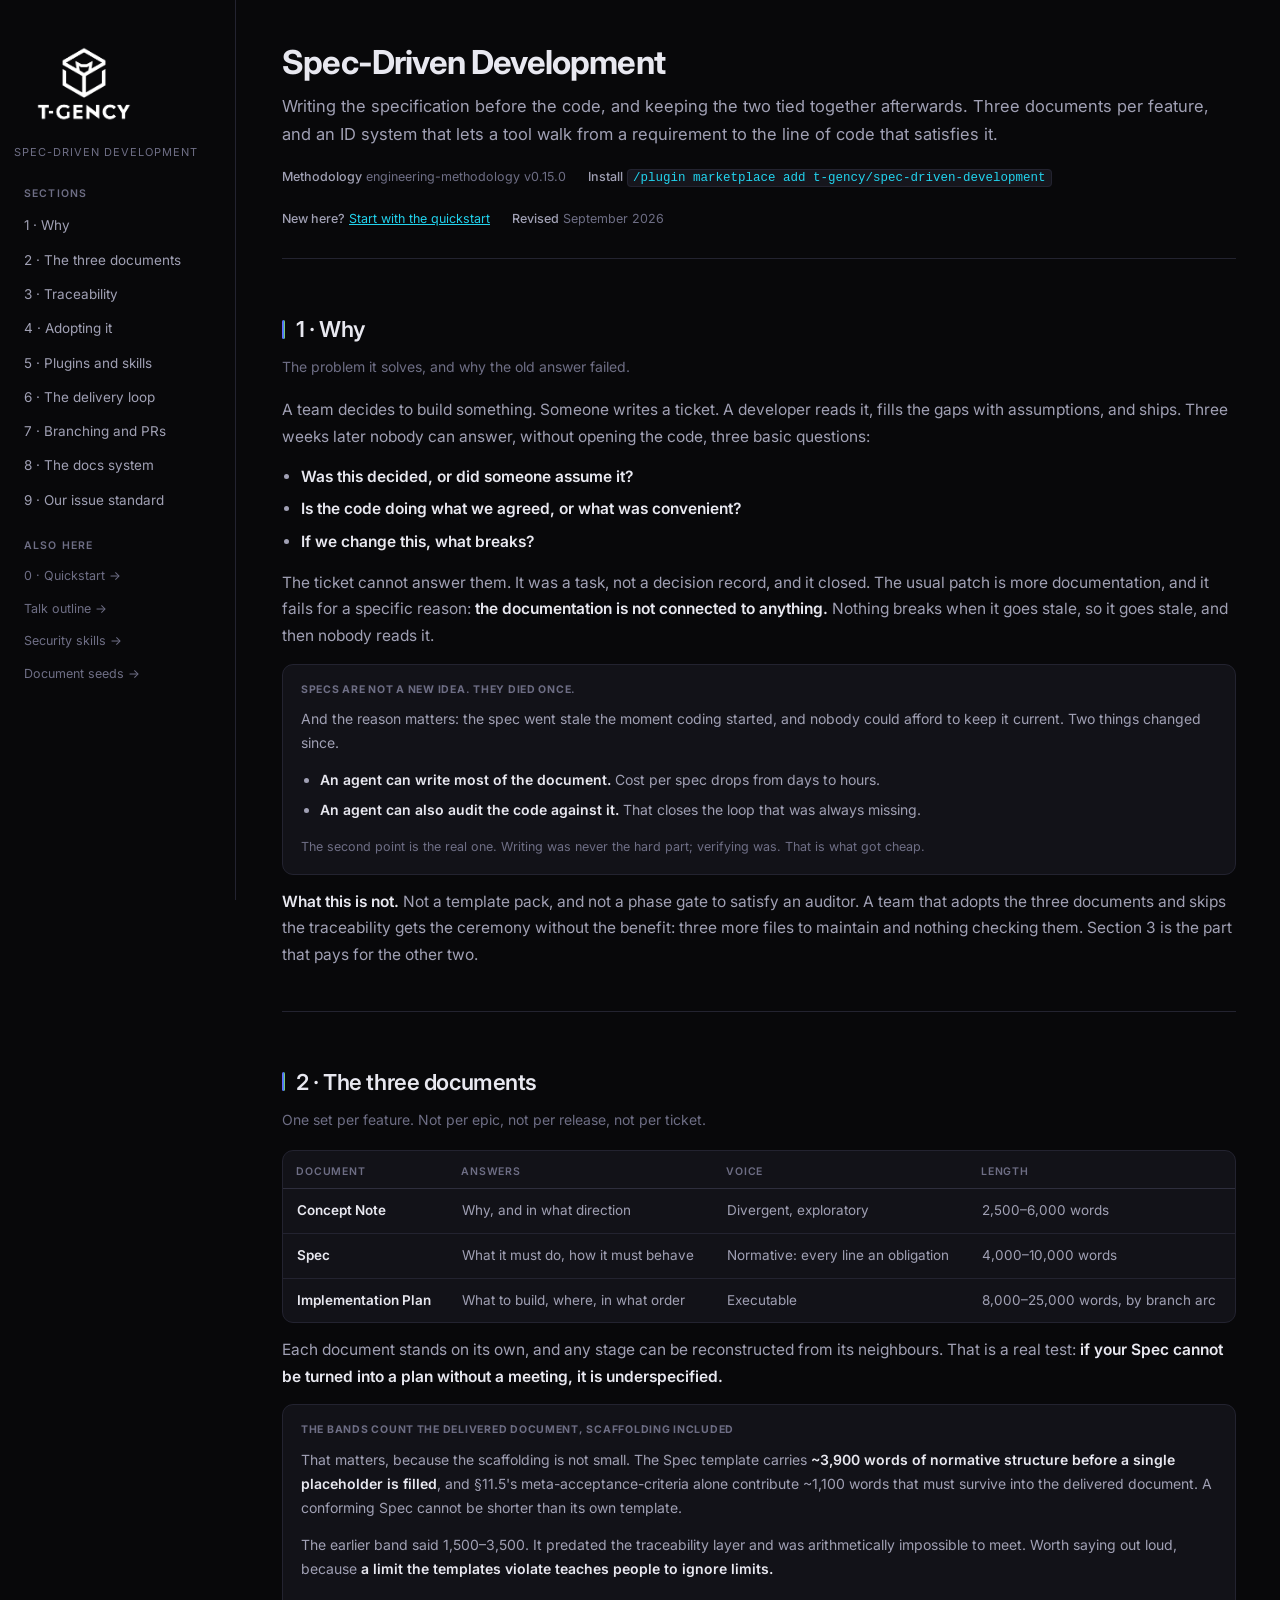
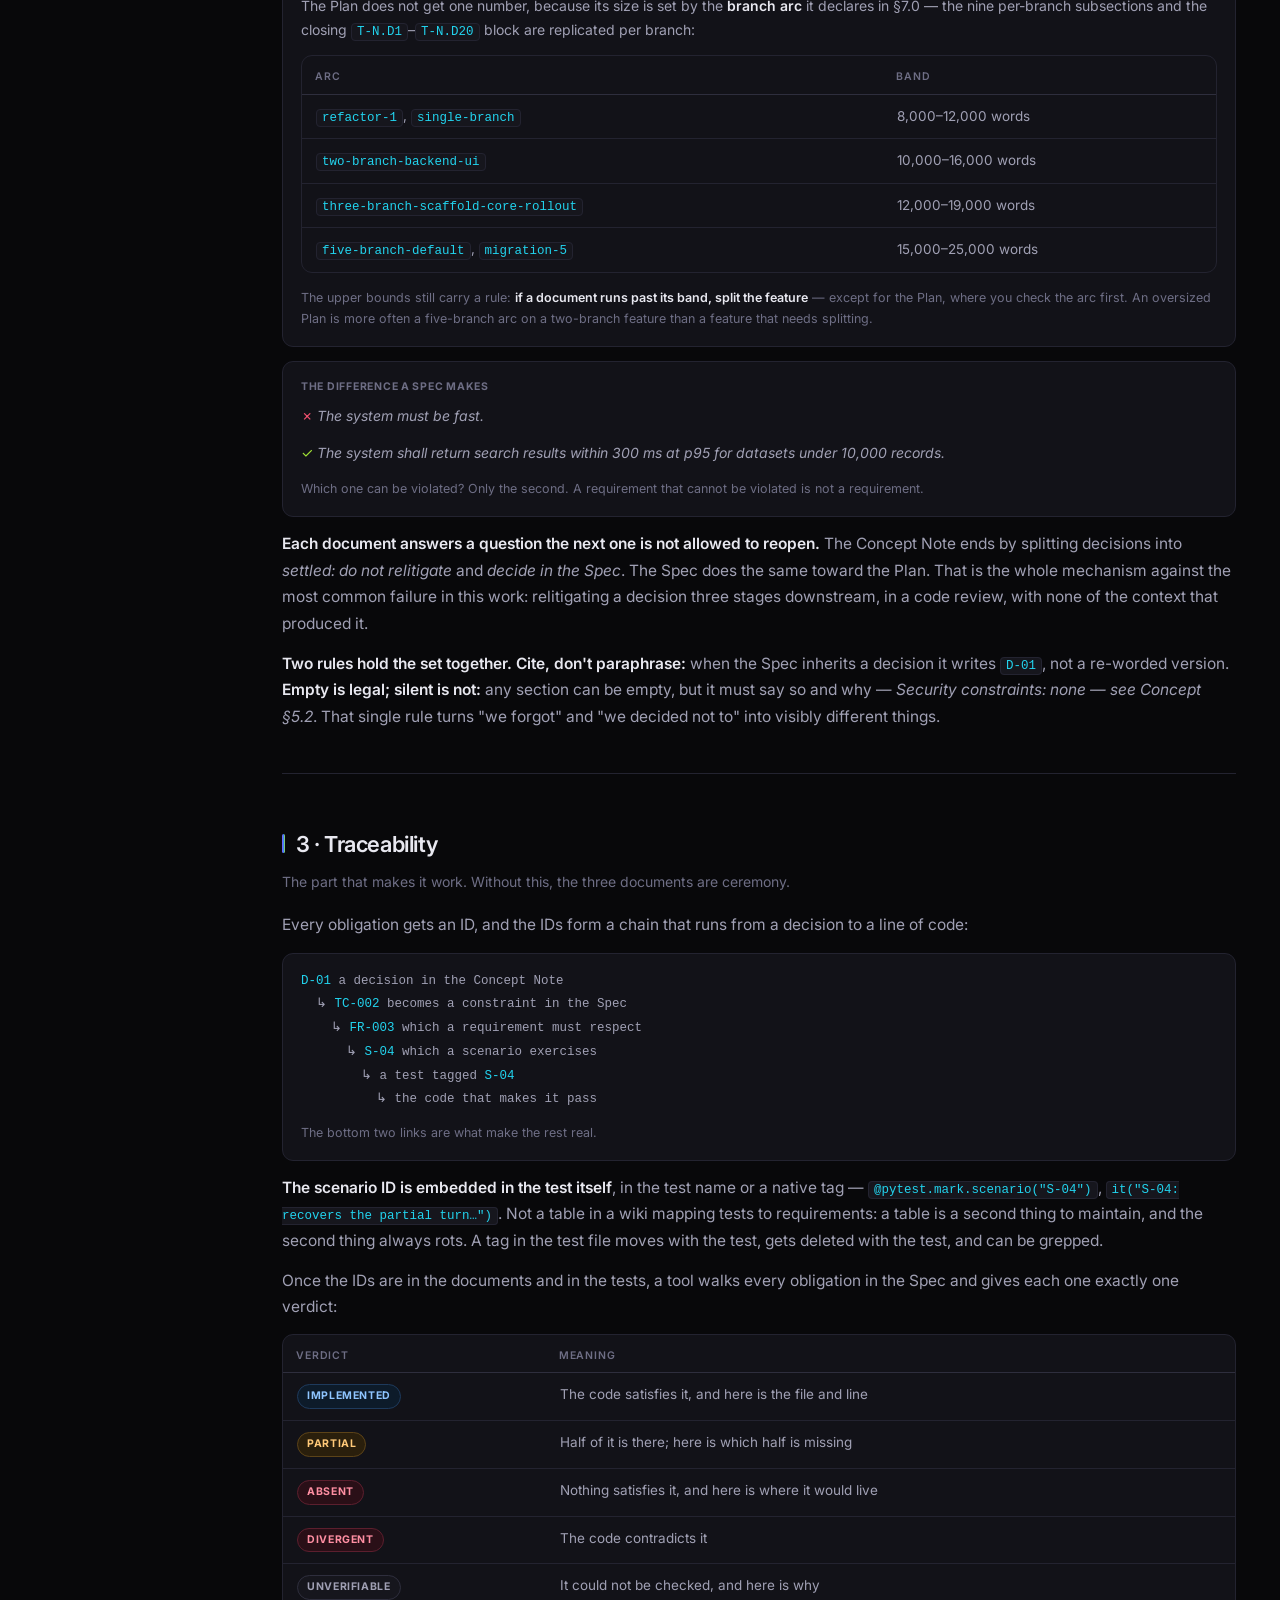
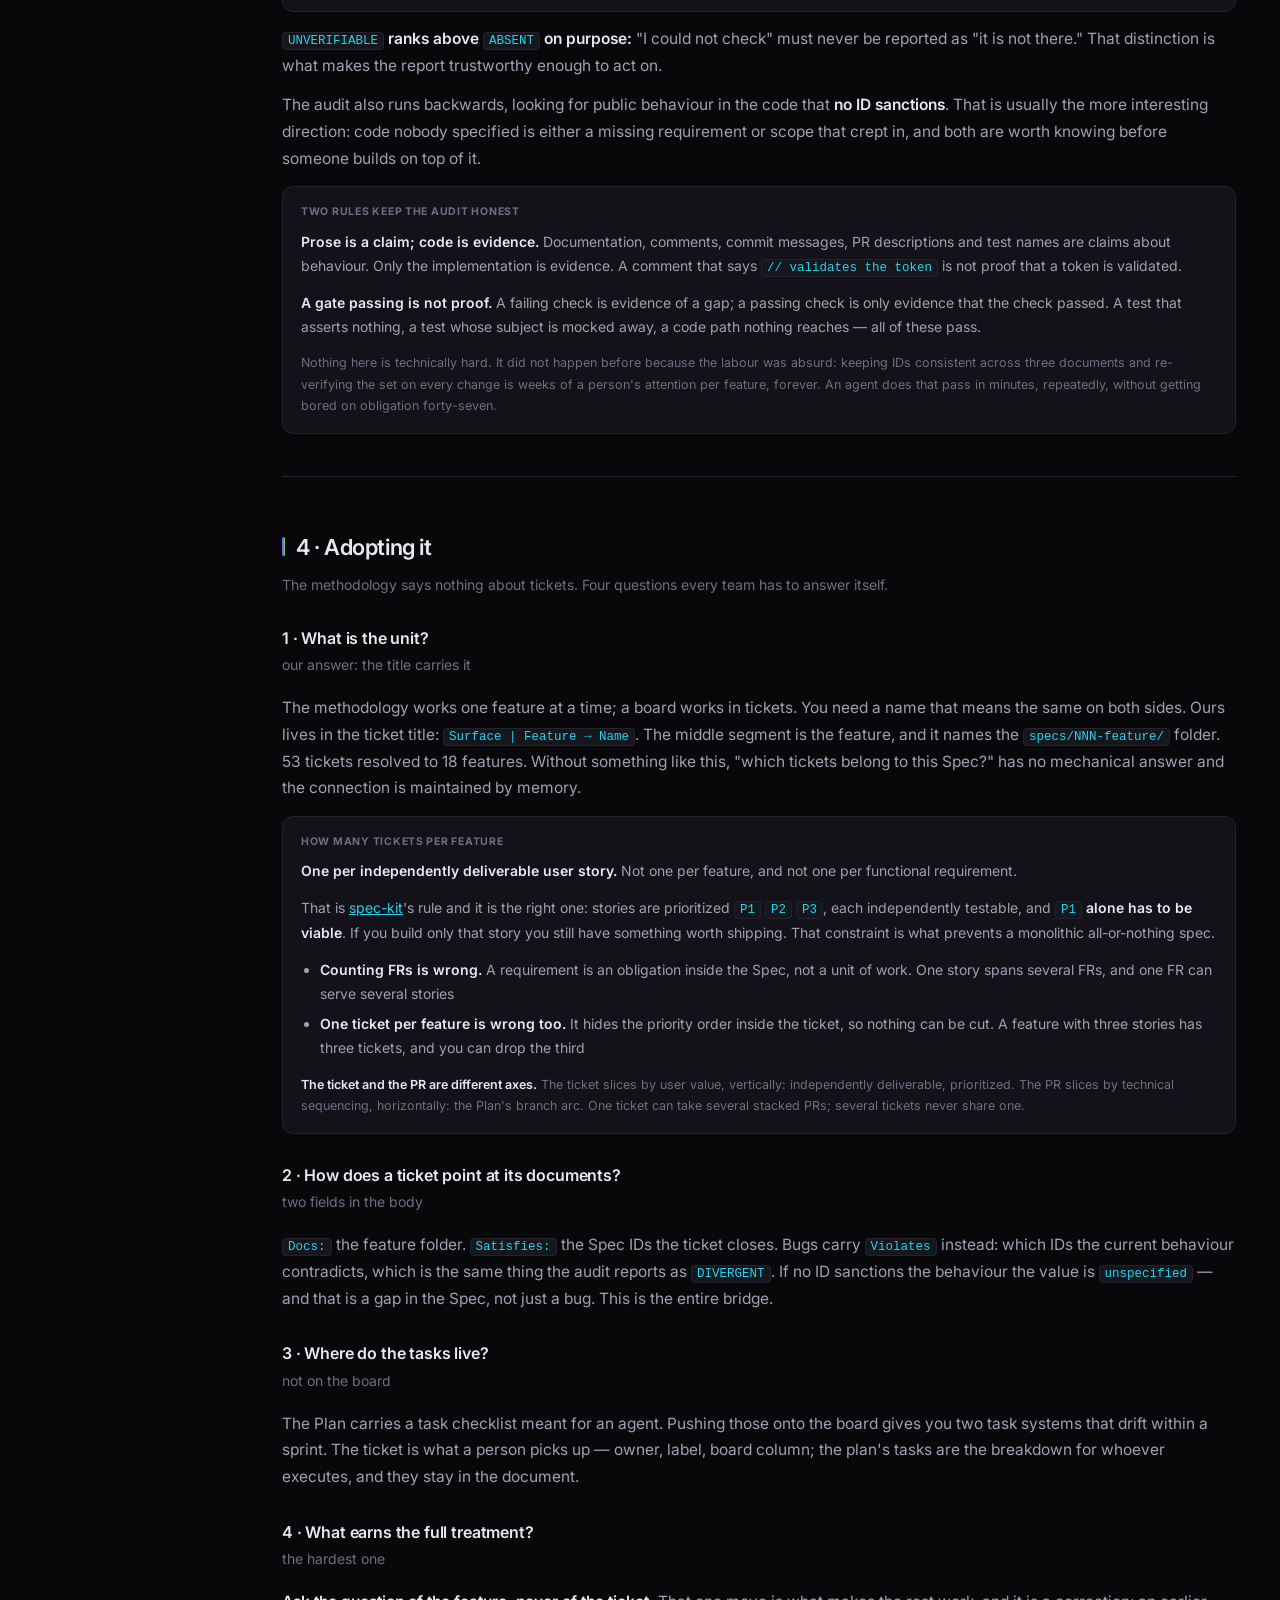
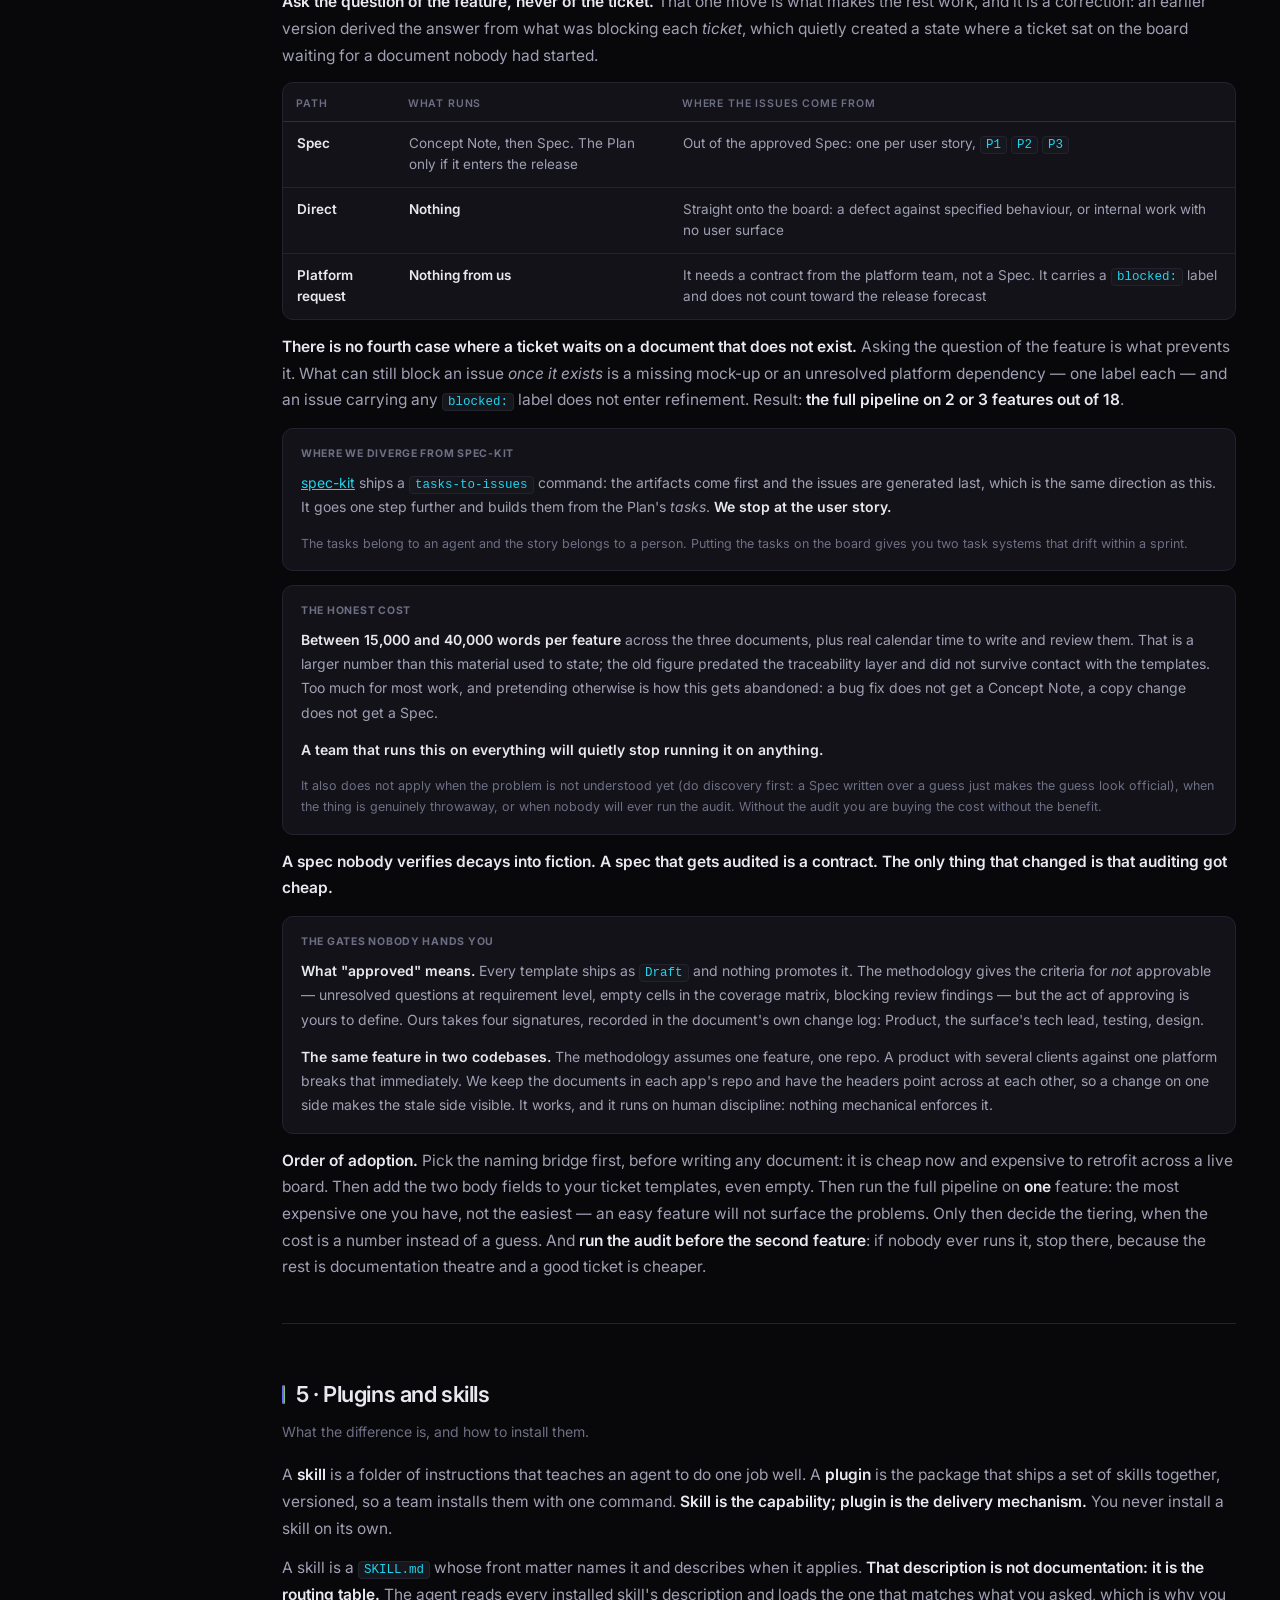
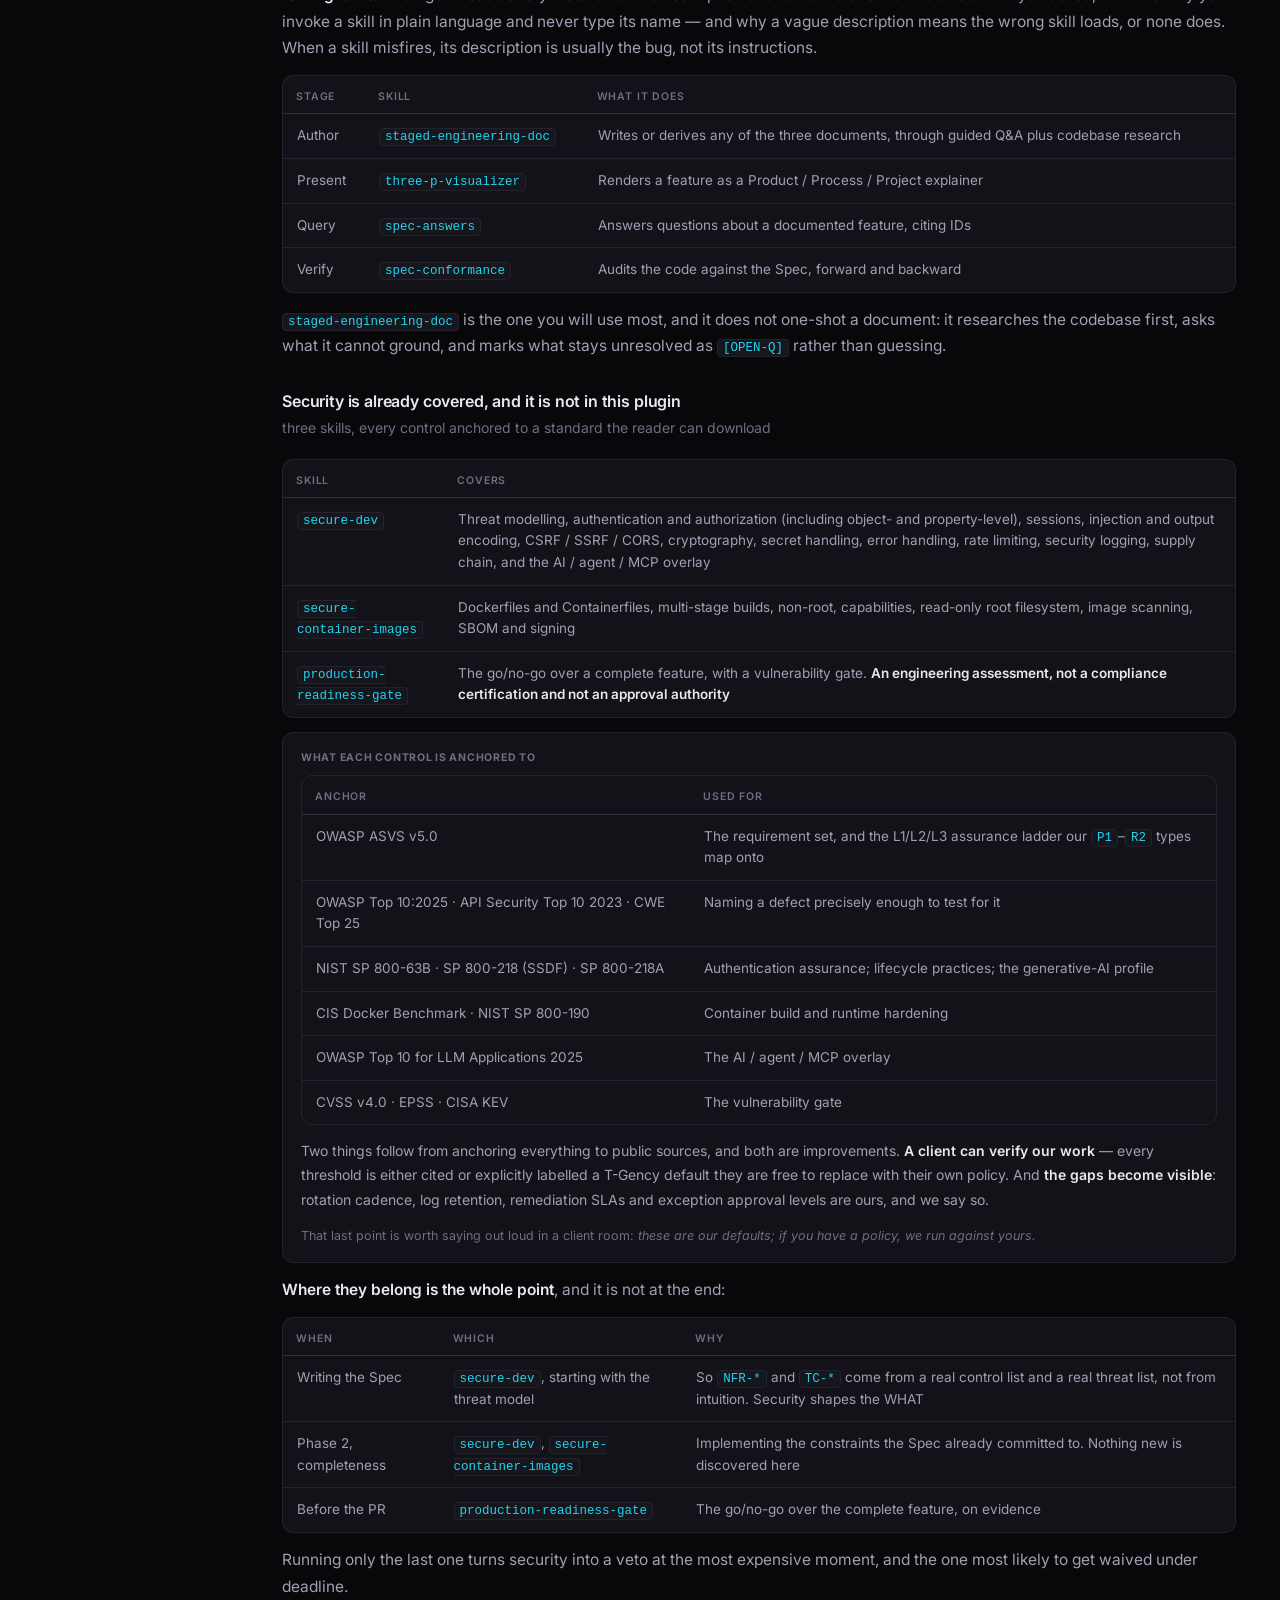
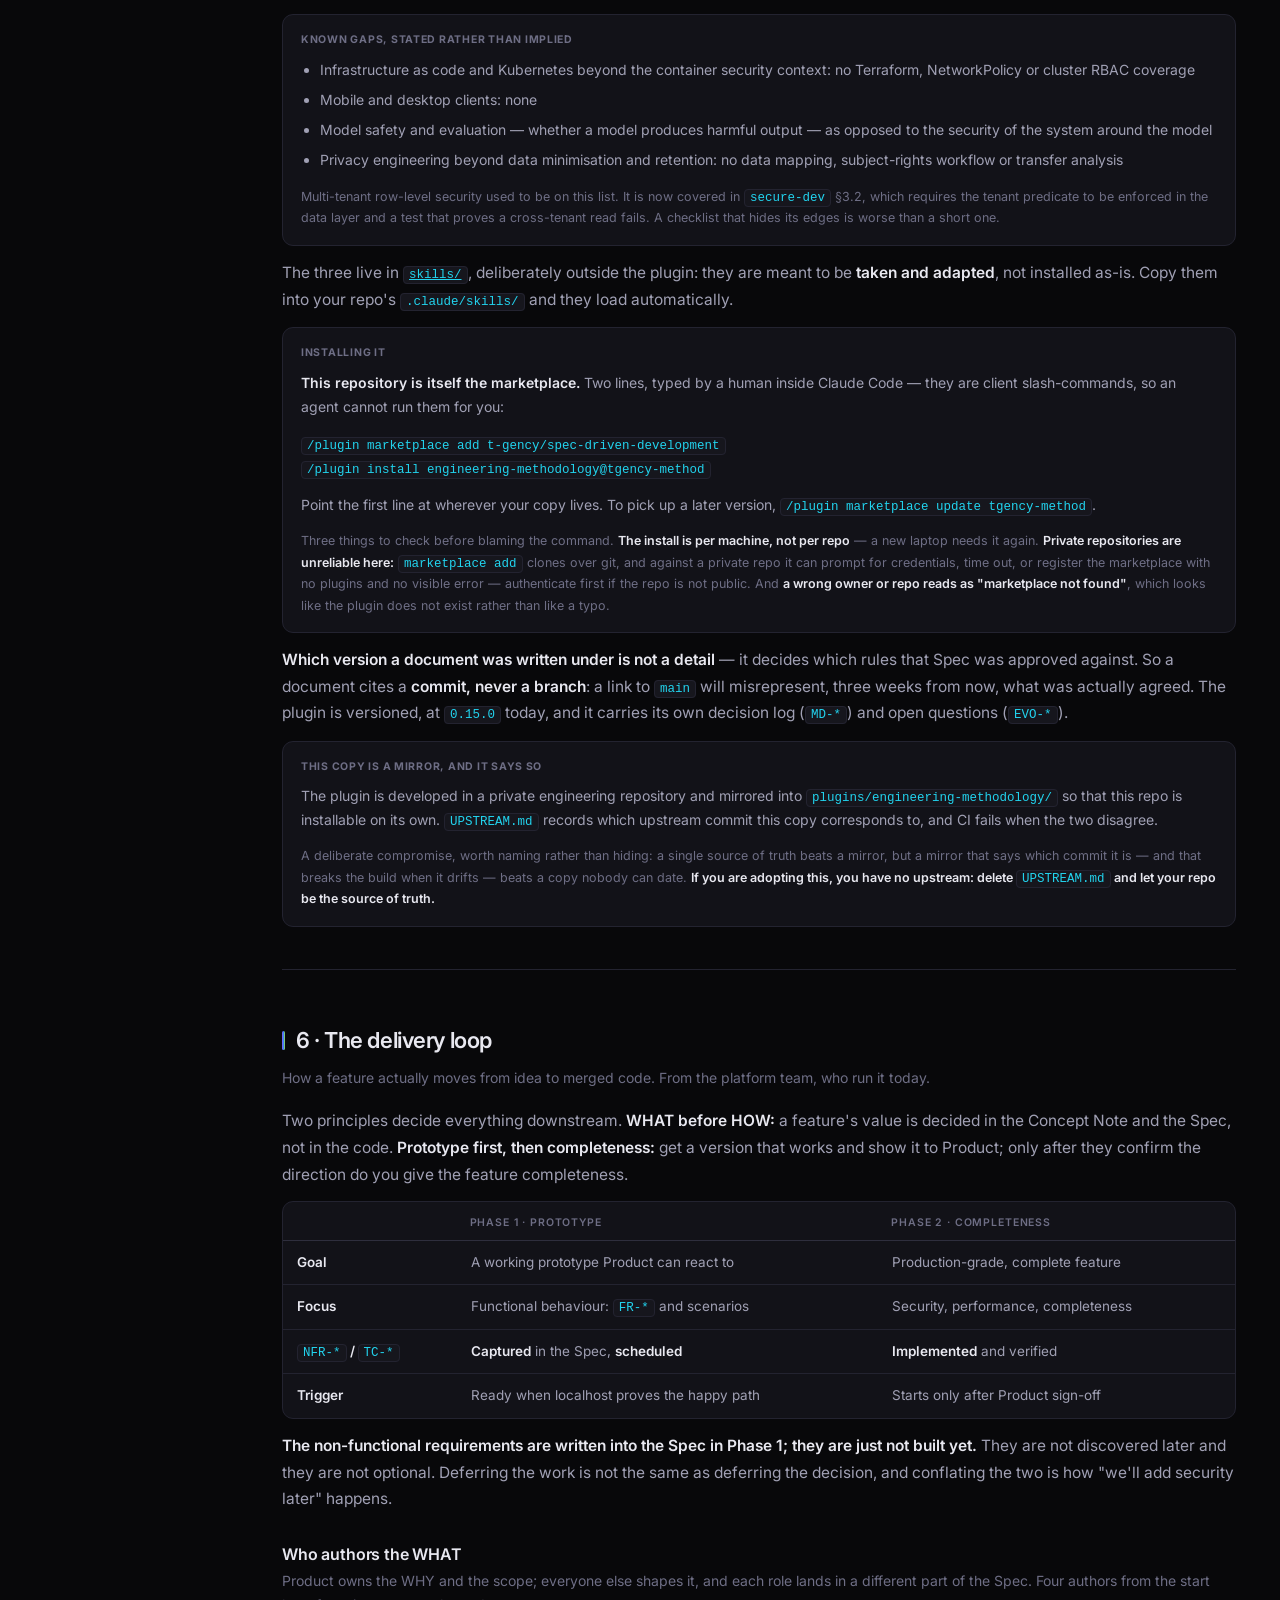
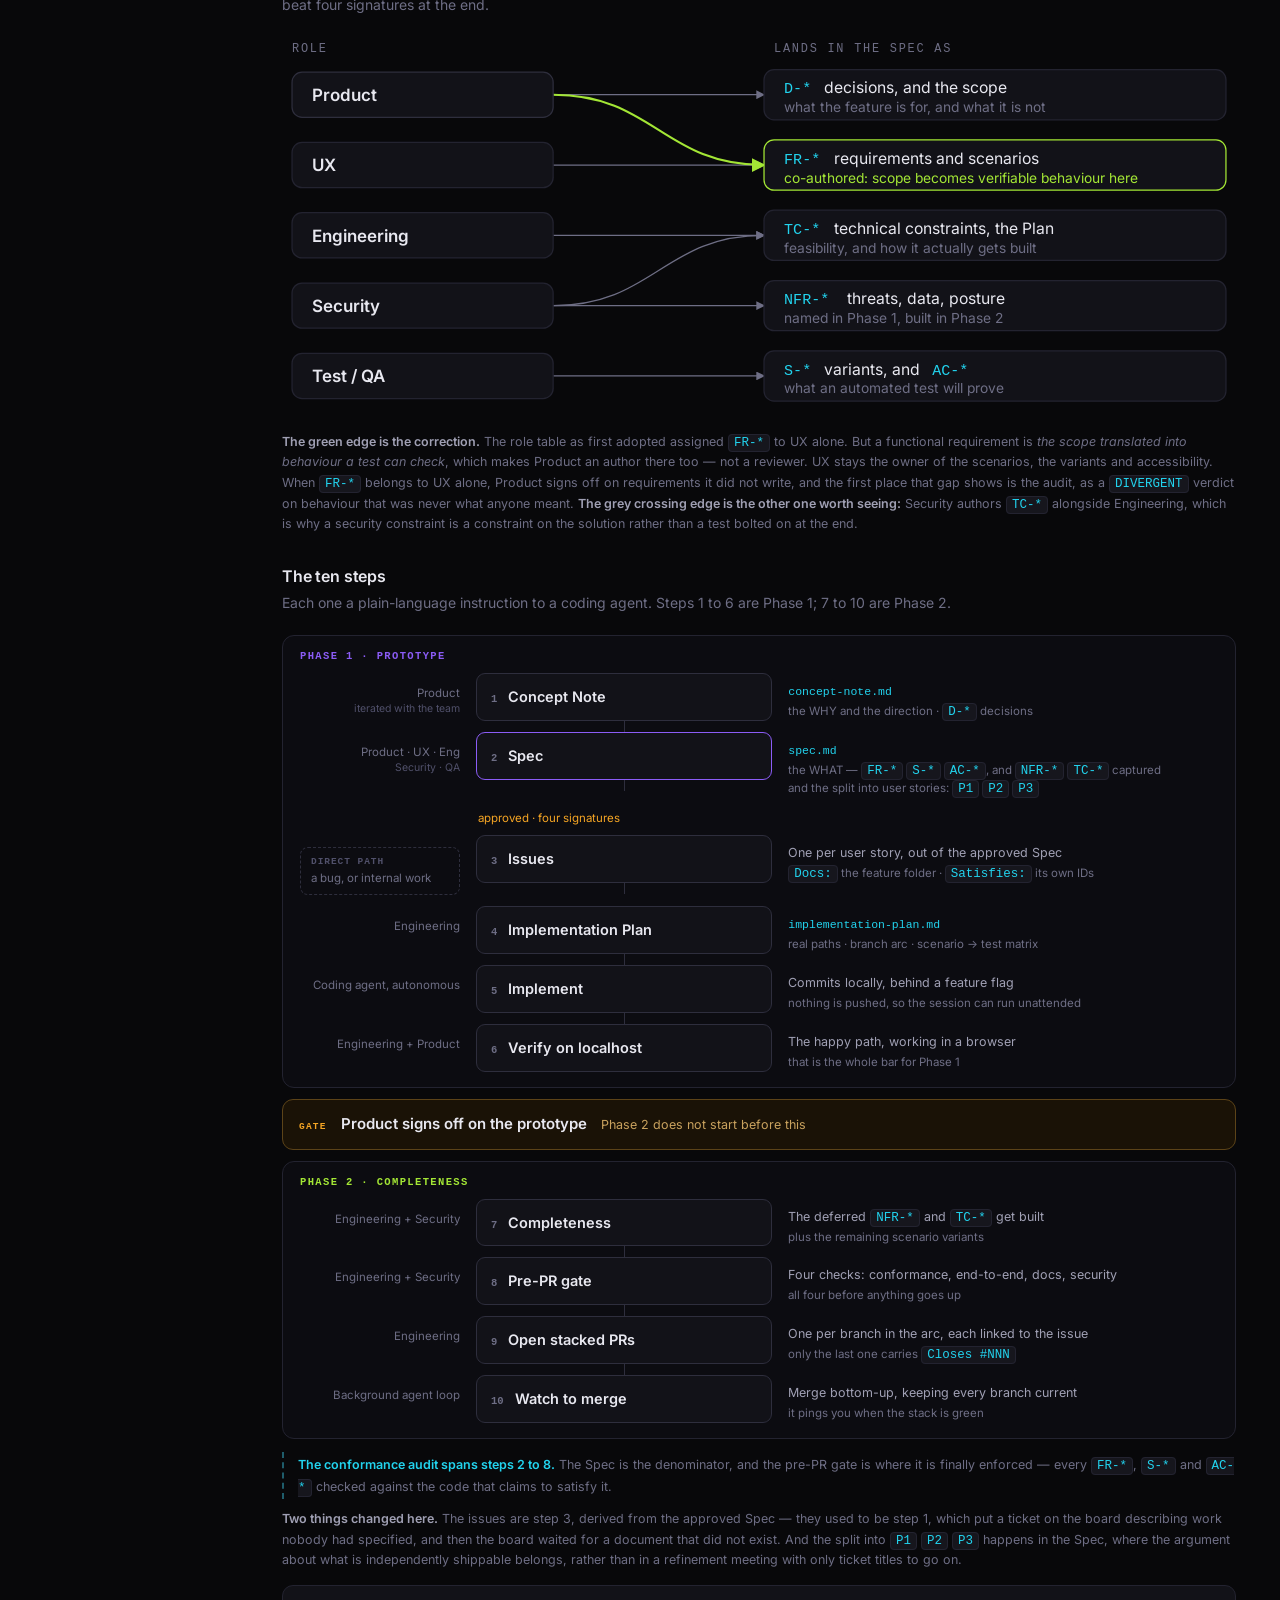
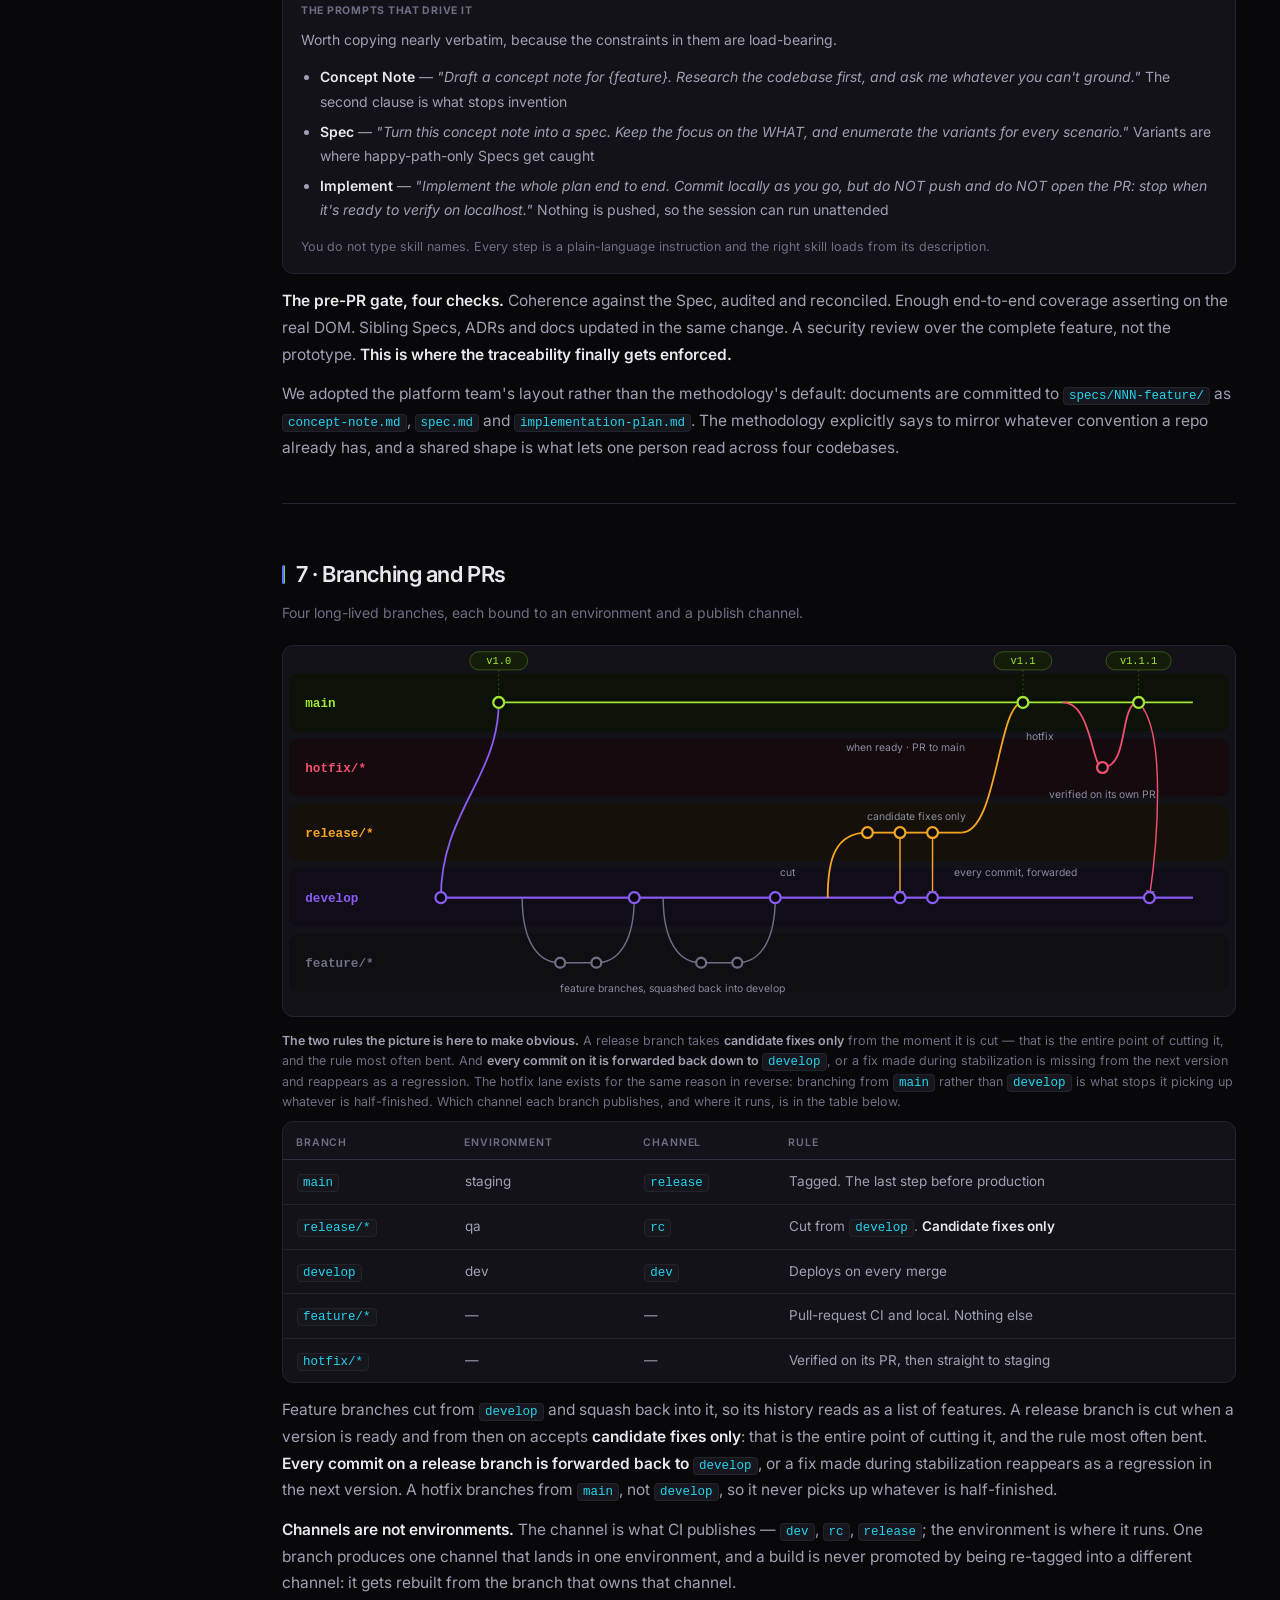
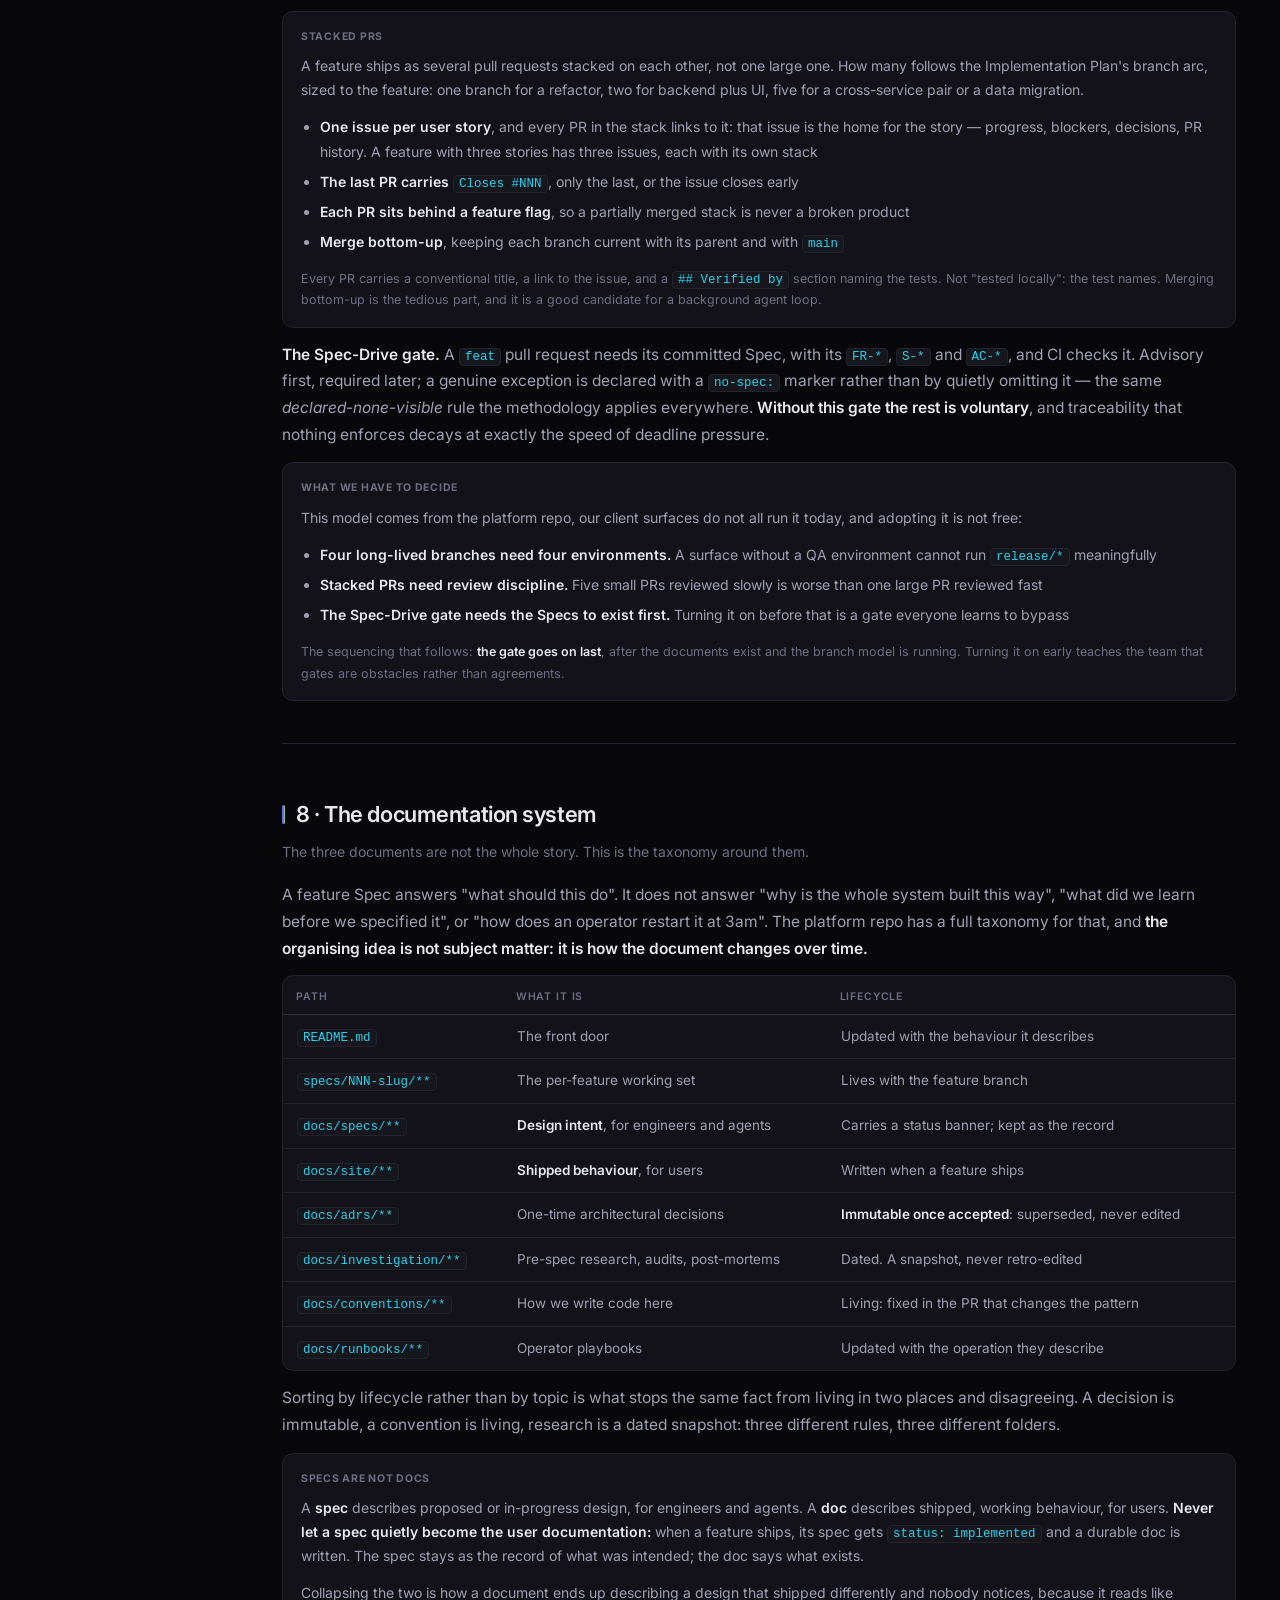
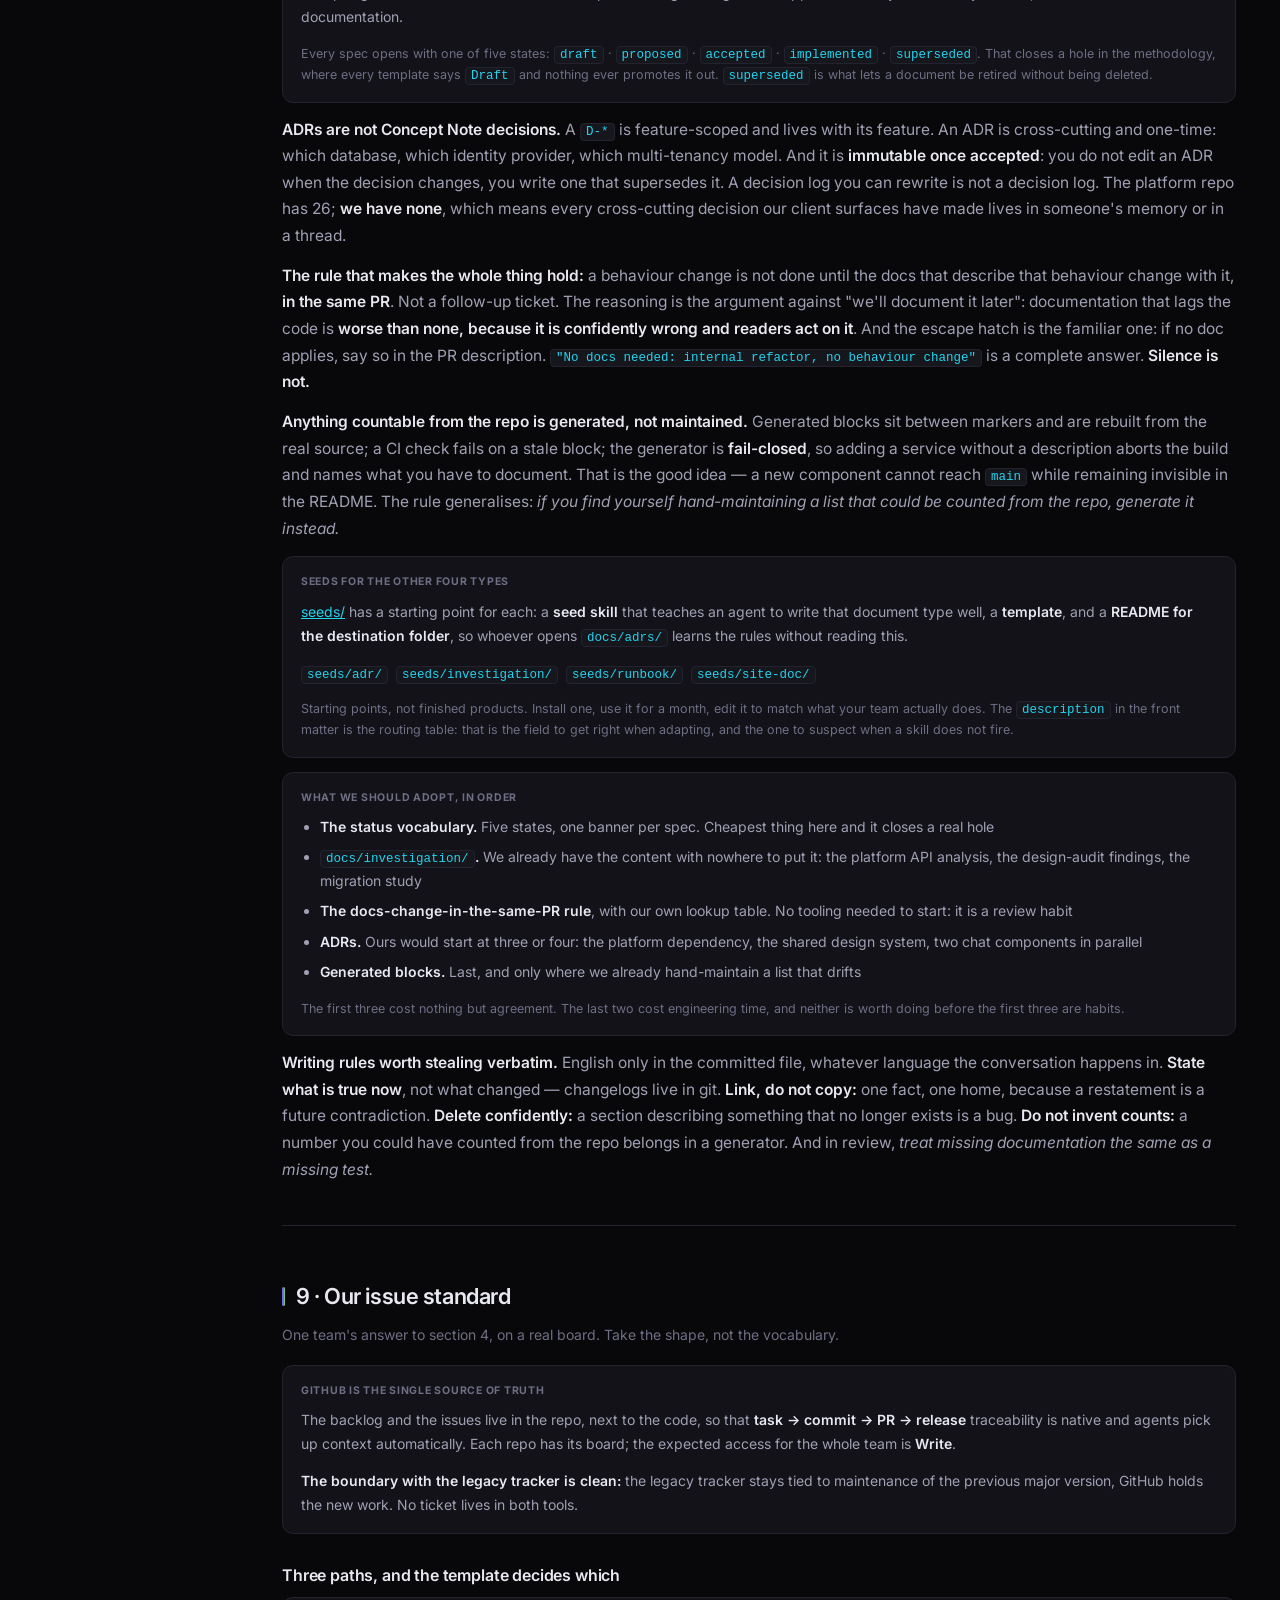
<file: docs/index.html>
<!doctype html>
<html lang="en"><head><meta charset="utf-8">
<meta name="viewport" content="width=device-width,initial-scale=1">
<title>Spec-Driven Development</title>
<link rel="preconnect" href="https://fonts.googleapis.com">
<link rel="preconnect" href="https://fonts.gstatic.com" crossorigin>
<link href="https://fonts.googleapis.com/css2?family=Inter:wght@400;500;600;700&display=swap" rel="stylesheet">
<style data-src="method.css">
/* GENERATED from docs/method.css - do not edit here.
   Edit method.css and run scripts/build-site.sh */
/* =============================================================
   T-Gency method reference — one content width, one call-out.
   The width is set by the grid column, not per element, so prose,
   cards, tables and rules share the same left and right edge.
   ============================================================= */
:root{
  --bg:#08080A; --panel:#121218; --panel2:#16161D;
  --line:#232330; --line2:#2E2E3D;
  --tx:#E8E8F0; --tx2:#A0A0B4; --tx3:#6E6E85;
  --purple:#8B5CF6; --blue:#3B82F6; --cyan:#22D3EE; --green:#A3E635;
  --red:#F0506E; --amber:#F5A524;
  --grad:linear-gradient(90deg,var(--purple),var(--blue),var(--green));
  --mono:ui-monospace,"SF Mono",Menlo,Consolas,monospace;
  --sans:"Inter",-apple-system,BlinkMacSystemFont,"Segoe UI",Roboto,sans-serif;
}
*{box-sizing:border-box}
html{scroll-behavior:smooth}
body{margin:0;background:var(--bg);color:var(--tx);font:15.5px/1.65 var(--sans);-webkit-font-smoothing:antialiased}
.wrap{display:grid;grid-template-columns:236px minmax(0,1fr);max-width:1560px;margin:0 auto}

/* ---------- nav ---------- */
nav{position:sticky;top:0;height:100vh;overflow-y:auto;padding:28px 14px 40px;border-right:1px solid var(--line)}
.brand{font-size:19px;font-weight:700;letter-spacing:-.02em}
.brand span{background:var(--grad);-webkit-background-clip:text;background-clip:text;color:transparent}
.brand em{font-style:normal;color:var(--green)}
.brandsub{font-size:11px;color:var(--tx3);letter-spacing:.09em;text-transform:uppercase;margin:2px 0 24px}
nav a{display:block;padding:6px 10px;border-radius:6px;font-size:13.5px;color:var(--tx2);text-decoration:none}
nav a:hover{background:var(--panel);color:var(--tx)}
.navgrp{font-size:10.5px;letter-spacing:.11em;text-transform:uppercase;color:var(--tx3);margin:20px 0 6px 10px;font-weight:600}
nav .ext{font-size:12.5px;color:var(--tx3)}
nav .ext:hover{color:var(--tx)}

/* ---------- type ---------- */
main{padding:0 44px 110px 46px;min-width:0}
section{padding-top:52px;scroll-margin-top:12px}
h1{font-size:33px;line-height:1.15;letter-spacing:-.025em;margin:0 0 10px;font-weight:700}
h2{font-size:22px;letter-spacing:-.02em;margin:0 0 14px;font-weight:600;display:flex;align-items:center;gap:11px}
h2::before{content:"";width:3px;height:19px;border-radius:2px;background:var(--grad);flex:none}
h3{font-size:16px;margin:28px 0 8px;font-weight:600;letter-spacing:-.01em}
h4{font-size:12.5px;margin:0 0 8px;font-weight:600;letter-spacing:.05em;text-transform:uppercase;color:var(--tx2)}
p{margin:0 0 13px;color:var(--tx2);line-height:1.72}
.lead{font-size:16.5px}
.sub{font-size:14px;color:var(--tx3);margin:-6px 0 18px}
ul{margin:0 0 14px;padding-left:19px;color:var(--tx2)}
li{margin:6px 0;line-height:1.72}
strong,b{color:var(--tx);font-weight:600}
a{color:var(--cyan)}
code{font:12.5px var(--mono);background:var(--panel2);padding:1px 5px;border-radius:4px;color:var(--cyan);border:1px solid var(--line)}
hr{border:0;border-top:1px solid var(--line);margin:42px 0 0}
/* the grid column owns the measure, not the element */
main p,main ul,main ol,main li,main div,main table,main section,main hr,
main header,main h1,main h2,main h3,main h4,footer{max-width:none}

/* ---------- header ---------- */
header{padding:44px 0 28px;border-bottom:1px solid var(--line)}
.meta{display:flex;gap:22px;flex-wrap:wrap;font-size:12.5px;color:var(--tx3);margin-top:18px}
.meta b{color:var(--tx2);font-weight:500}

/* ---------- the one call-out ----------
   There used to be five frames. Five frames make a reader think each
   one is a different kind of information, when the argument simply
   continues. Two formats in the whole document: plain text, and this. */
.card,.note{
  background:var(--panel);border:1px solid var(--line);border-radius:11px;
  padding:16px 18px;margin:14px 0;font-size:14px;color:var(--tx2)
}
.card h4,.note h4{
  margin:0 0 9px;font-size:10.5px;letter-spacing:.07em;text-transform:uppercase;
  color:var(--tx3);font-weight:700
}
.card p:last-child,.card ul:last-child,.note p:last-child{margin-bottom:0}
.card b,.note b{color:var(--tx)}
/* the closing line of a call-out: same frame, less weight */
.card .src,.note .src{font-size:12.5px;color:var(--tx3);margin-top:10px;margin-bottom:0}
.src{font-size:11.5px;color:var(--tx3)}

/* ---------- tables ---------- */
.scroll{overflow-x:auto;border:1px solid var(--line);border-radius:11px;background:var(--panel);margin-bottom:14px}
table{width:100%;border-collapse:collapse;font-size:13.5px}
th{text-align:left;font-size:10.5px;letter-spacing:.08em;text-transform:uppercase;color:var(--tx3);font-weight:600;padding:12px 13px 8px;border-bottom:1px solid var(--line2);white-space:nowrap}
td{padding:11px 14px;border-bottom:1px solid var(--line);color:var(--tx2);vertical-align:top;line-height:1.6}
tr:last-child td{border-bottom:0}
td p,td ul{max-width:none}

/* ---------- inline status ---------- */
.pill{display:inline-flex;font-size:10.5px;font-weight:700;letter-spacing:.06em;text-transform:uppercase;padding:3px 9px;border-radius:20px;border:1px solid;white-space:nowrap}
.p-red{color:#FF8FA3;border-color:#5C1F2E;background:#2A0F17}
.p-amb{color:#FFC978;border-color:#5C4318;background:#2A1F0C}
.p-blu{color:#8FC5FF;border-color:#1E3A5C;background:#0D1B2A}
.p-gry{color:var(--tx2);border-color:var(--line2);background:var(--panel2)}
.p-pur{color:#C4A8FF;border-color:#3D2A5C;background:#190F2A}
.yes{color:var(--green)}.no{color:var(--red)}.part{color:var(--amber)}

/* ---------- checked list ---------- */
.tick{list-style:none;padding:0;margin:0 0 6px}
.tick li{padding-left:20px;position:relative;margin:6px 0;font-size:14px}
.tick li::before{position:absolute;left:0;font-weight:700}
.tick li.y::before{content:"\2713";color:var(--green)}
.tick li.p::before{content:"~";color:var(--amber);font-size:16px;top:-2px}
.tick li.n::before{content:"\2715";color:var(--red);font-size:12px;top:2px}

/* ---------- chain / code block ---------- */
.chain{font:12.5px/1.9 var(--mono);color:var(--tx2);margin:0}
.chain code{background:none;border:0;padding:0}

footer{margin-top:56px;padding-top:22px;border-top:1px solid var(--line);font-size:12.5px;color:var(--tx3)}
footer .met{margin-top:10px;font-size:11.5px;line-height:1.8}
footer .met b{color:var(--tx2);font-weight:500}

@media(max-width:900px){
  .wrap{grid-template-columns:1fr}
  nav{position:static;height:auto;border-right:0;border-bottom:1px solid var(--line)}
  main{padding:0 20px 80px}
  h1{font-size:26px}
}

/* ---------- figures ----------
   The delivery loop is a CSS grid rather than SVG: it is mostly text, and text
   in a grid stays selectable, searchable and responsive. The roles figure IS
   an SVG, because its claim is the two crossing edges - which prose cannot
   show and a table flattens. */
figure{margin:20px 0 8px}
figcaption{font-size:12.5px;color:var(--tx3);margin-top:10px;line-height:1.65}
figcaption b{color:var(--tx2)}

.loop{display:grid;gap:11px}
.band{border:1px solid var(--line);border-radius:12px;padding:15px 17px;background:#0C0C11;display:grid;gap:11px}
.bandlabel{font:600 10.5px/1 var(--mono);letter-spacing:.13em;text-transform:uppercase}
.b1 .bandlabel{color:var(--purple)}
.b2 .bandlabel{color:var(--green)}

.step{display:grid;grid-template-columns:160px minmax(140px,1fr) minmax(0,1.45fr);gap:16px;align-items:start}
.who{font-size:11.5px;color:var(--tx3);text-align:right;padding-top:12px;line-height:1.45}
.who i{display:block;font-style:normal;color:#50506A;font-size:10.5px}
.node{position:relative;border:1px solid var(--line2);border-radius:9px;background:var(--panel);
      padding:11px 14px;display:flex;gap:11px;align-items:baseline}
.node .n{font:600 10.5px var(--mono);color:var(--tx3);flex:none}
.node .t{font-size:14.5px;font-weight:600;color:var(--tx)}
.node.hot{border-color:var(--purple)}
.step:not(:last-child) .node::after{content:"";position:absolute;left:50%;top:calc(100% + 1px);
      width:1px;height:11px;background:var(--line2)}
.ann{font-size:12.5px;color:var(--tx2);padding-top:8px;line-height:1.6}
.ann em{display:block;font-style:normal;color:var(--tx3);font-size:11.5px;margin-top:1px}
.ann .f{font:11.5px var(--mono);color:var(--cyan)}
.sig{grid-column:2/4;font-size:11.5px;color:var(--amber);padding-left:2px;margin:-4px 0}
.direct{border:1px dashed var(--line2);border-radius:8px;padding:8px 10px;background:transparent;
        text-align:left;color:var(--tx3);font-size:11.5px;line-height:1.4}
.direct b{display:block;font:600 9.5px var(--mono);letter-spacing:.1em;text-transform:uppercase;
          color:#50506A;margin-bottom:3px}
.gate{border:1px solid #5C4318;background:#1A1206;border-radius:11px;padding:12px 16px;
      display:flex;gap:14px;align-items:baseline;flex-wrap:wrap}
.gate .g{font:700 9.5px var(--mono);letter-spacing:.13em;text-transform:uppercase;color:var(--amber)}
.gate .t{font-size:15px;font-weight:600;color:var(--tx)}
.gate .x{font-size:12.5px;color:#C9A25E}
.rail{border-left:2px dashed #1E5C6B;padding:2px 0 2px 14px;margin:2px 0 0;font-size:12.5px;color:var(--tx3)}
.rail b{color:var(--cyan);font-weight:600}

@media(max-width:820px){
  .step{grid-template-columns:1fr}
  .who{text-align:left;padding-top:0}
  .sig{grid-column:1}
}

/* ---------- brand ---------- */
.brand{display:block;text-decoration:none;margin:0 0 4px}
.brand img{display:block;width:120px;height:auto}
.brand:hover{opacity:.75}
</style>
</head><body>
<div class="wrap">
<nav>
  <a class="brand" href="index.html"><img src="assets/tgency-logo.png" alt="T-Gency" width="120"></a>
  <div class="brandsub">Spec-Driven Development</div>

  <div class="navgrp">Sections</div>
  <a href="#why">1 &middot; Why</a>
  <a href="#documents">2 &middot; The three documents</a>
  <a href="#traceability">3 &middot; Traceability</a>
  <a href="#adopting">4 &middot; Adopting it</a>
  <a href="#toolkit">5 &middot; Plugins and skills</a>
  <a href="#loop">6 &middot; The delivery loop</a>
  <a href="#branching">7 &middot; Branching and PRs</a>
  <a href="#docs">8 &middot; The docs system</a>
  <a href="#standard">9 &middot; Our issue standard</a>

  <div class="navgrp">Also here</div>
  <a class="ext" href="quickstart.html">0 &middot; Quickstart &rarr;</a>
  <a class="ext" href="talk-outline.html">Talk outline &rarr;</a>
  <a class="ext" href="skills.html">Security skills &rarr;</a>
  <a class="ext" href="seeds.html">Document seeds &rarr;</a>
</nav>
<main>
<header>
  <h1>Spec-Driven Development</h1>
  <p class="lead">Writing the specification before the code, and keeping the two tied together afterwards. Three documents per feature, and an ID system that lets a tool walk from a requirement to the line of code that satisfies it.</p>
  <div class="meta">
    <span><b>Methodology</b> engineering-methodology v0.15.0</span>
    <span><b>Install</b> <code>/plugin marketplace add t-gency/spec-driven-development</code></span>
    <span><b>New here?</b> <a href="quickstart.html">Start with the quickstart</a></span>
    <span><b>Revised</b> September 2026</span>
  </div>
</header>

<section id="why"><h2>1 &middot; Why</h2>
<p class="sub">The problem it solves, and why the old answer failed.</p>

<p>A team decides to build something. Someone writes a ticket. A developer reads it, fills the gaps with assumptions, and ships. Three weeks later nobody can answer, without opening the code, three basic questions:</p>

<ul>
  <li><b>Was this decided, or did someone assume it?</b></li>
  <li><b>Is the code doing what we agreed, or what was convenient?</b></li>
  <li><b>If we change this, what breaks?</b></li>
</ul>

<p>The ticket cannot answer them. It was a task, not a decision record, and it closed. The usual patch is more documentation, and it fails for a specific reason: <b>the documentation is not connected to anything.</b> Nothing breaks when it goes stale, so it goes stale, and then nobody reads it.</p>

<div class="card">
  <h4>Specs are not a new idea. They died once.</h4>
  <p>And the reason matters: the spec went stale the moment coding started, and nobody could afford to keep it current. Two things changed since.</p>
  <ul>
    <li><b>An agent can write most of the document.</b> Cost per spec drops from days to hours.</li>
    <li><b>An agent can also audit the code against it.</b> That closes the loop that was always missing.</li>
  </ul>
  <p class="src">The second point is the real one. Writing was never the hard part; verifying was. That is what got cheap.</p>
</div>

<p><b>What this is not.</b> Not a template pack, and not a phase gate to satisfy an auditor. A team that adopts the three documents and skips the traceability gets the ceremony without the benefit: three more files to maintain and nothing checking them. Section 3 is the part that pays for the other two.</p>
</section>

<hr class="div">
<section id="documents"><h2>2 &middot; The three documents</h2>
<p class="sub">One set per feature. Not per epic, not per release, not per ticket.</p>

<div class="scroll"><table>
<thead><tr><th>Document</th><th>Answers</th><th>Voice</th><th>Length</th></tr></thead>
<tbody>
<tr><td><b>Concept Note</b></td><td>Why, and in what direction</td><td>Divergent, exploratory</td><td>2,500&ndash;6,000 words</td></tr>
<tr><td><b>Spec</b></td><td>What it must do, how it must behave</td><td>Normative: every line an obligation</td><td>4,000&ndash;10,000 words</td></tr>
<tr><td><b>Implementation Plan</b></td><td>What to build, where, in what order</td><td>Executable</td><td>8,000&ndash;25,000 words, by branch arc</td></tr>
</tbody></table></div>

<p>Each document stands on its own, and any stage can be reconstructed from its neighbours. That is a real test: <b>if your Spec cannot be turned into a plan without a meeting, it is underspecified.</b></p>

<div class="card">
  <h4>The bands count the delivered document, scaffolding included</h4>
  <p>That matters, because the scaffolding is not small. The Spec template carries <b>~3,900 words of normative structure before a single placeholder is filled</b>, and &sect;11.5's meta-acceptance-criteria alone contribute ~1,100 words that must survive into the delivered document. A conforming Spec cannot be shorter than its own template.</p>
  <p>The earlier band said 1,500&ndash;3,500. It predated the traceability layer and was arithmetically impossible to meet. Worth saying out loud, because <b>a limit the templates violate teaches people to ignore limits.</b></p>
  <p>The Plan does not get one number, because its size is set by the <b>branch arc</b> it declares in &sect;7.0 &mdash; the nine per-branch subsections and the closing <code>T-N.D1</code>&ndash;<code>T-N.D20</code> block are replicated per branch:</p>
  <div class="scroll"><table>
  <thead><tr><th>Arc</th><th>Band</th></tr></thead>
  <tbody>
  <tr><td><code>refactor-1</code>, <code>single-branch</code></td><td>8,000&ndash;12,000 words</td></tr>
  <tr><td><code>two-branch-backend-ui</code></td><td>10,000&ndash;16,000 words</td></tr>
  <tr><td><code>three-branch-scaffold-core-rollout</code></td><td>12,000&ndash;19,000 words</td></tr>
  <tr><td><code>five-branch-default</code>, <code>migration-5</code></td><td>15,000&ndash;25,000 words</td></tr>
  </tbody></table></div>
  <p class="src">The upper bounds still carry a rule: <b>if a document runs past its band, split the feature</b> &mdash; except for the Plan, where you check the arc first. An oversized Plan is more often a five-branch arc on a two-branch feature than a feature that needs splitting.</p>
</div>

<div class="card">
  <h4>The difference a Spec makes</h4>
  <p><span class="no">&#10007;</span> <i>The system must be fast.</i></p>
  <p><span class="yes">&#10003;</span> <i>The system shall return search results within 300 ms at p95 for datasets under 10,000 records.</i></p>
  <p class="src">Which one can be violated? Only the second. A requirement that cannot be violated is not a requirement.</p>
</div>

<p><b>Each document answers a question the next one is not allowed to reopen.</b> The Concept Note ends by splitting decisions into <i>settled: do not relitigate</i> and <i>decide in the Spec</i>. The Spec does the same toward the Plan. That is the whole mechanism against the most common failure in this work: relitigating a decision three stages downstream, in a code review, with none of the context that produced it.</p>

<p><b>Two rules hold the set together.</b> <b>Cite, don't paraphrase:</b> when the Spec inherits a decision it writes <code>D-01</code>, not a re-worded version. <b>Empty is legal; silent is not:</b> any section can be empty, but it must say so and why &mdash; <i>Security constraints: none &mdash; see Concept &sect;5.2</i>. That single rule turns "we forgot" and "we decided not to" into visibly different things.</p>
</section>

<hr class="div">
<section id="traceability"><h2>3 &middot; Traceability</h2>
<p class="sub">The part that makes it work. Without this, the three documents are ceremony.</p>

<p>Every obligation gets an ID, and the IDs form a chain that runs from a decision to a line of code:</p>

<div class="card">
  <p class="chain"><code>D-01</code> a decision in the Concept Note<br>
  &nbsp;&nbsp;&#8627; <code>TC-002</code> becomes a constraint in the Spec<br>
  &nbsp;&nbsp;&nbsp;&nbsp;&#8627; <code>FR-003</code> which a requirement must respect<br>
  &nbsp;&nbsp;&nbsp;&nbsp;&nbsp;&nbsp;&#8627; <code>S-04</code> which a scenario exercises<br>
  &nbsp;&nbsp;&nbsp;&nbsp;&nbsp;&nbsp;&nbsp;&nbsp;&#8627; a test tagged <code>S-04</code><br>
  &nbsp;&nbsp;&nbsp;&nbsp;&nbsp;&nbsp;&nbsp;&nbsp;&nbsp;&nbsp;&#8627; the code that makes it pass</p>
  <p class="src">The bottom two links are what make the rest real.</p>
</div>

<p><b>The scenario ID is embedded in the test itself</b>, in the test name or a native tag &mdash; <code>@pytest.mark.scenario("S-04")</code>, <code>it("S-04: recovers the partial turn&hellip;")</code>. Not a table in a wiki mapping tests to requirements: a table is a second thing to maintain, and the second thing always rots. A tag in the test file moves with the test, gets deleted with the test, and can be grepped.</p>

<p>Once the IDs are in the documents and in the tests, a tool walks every obligation in the Spec and gives each one exactly one verdict:</p>

<div class="scroll"><table>
<thead><tr><th>Verdict</th><th>Meaning</th></tr></thead>
<tbody>
<tr><td><span class="pill p-blu">IMPLEMENTED</span></td><td>The code satisfies it, and here is the file and line</td></tr>
<tr><td><span class="pill p-amb">PARTIAL</span></td><td>Half of it is there; here is which half is missing</td></tr>
<tr><td><span class="pill p-red">ABSENT</span></td><td>Nothing satisfies it, and here is where it would live</td></tr>
<tr><td><span class="pill p-red">DIVERGENT</span></td><td>The code contradicts it</td></tr>
<tr><td><span class="pill p-gry">UNVERIFIABLE</span></td><td>It could not be checked, and here is why</td></tr>
</tbody></table></div>

<p><b><code>UNVERIFIABLE</code> ranks above <code>ABSENT</code> on purpose:</b> "I could not check" must never be reported as "it is not there." That distinction is what makes the report trustworthy enough to act on.</p>

<p>The audit also runs backwards, looking for public behaviour in the code that <b>no ID sanctions</b>. That is usually the more interesting direction: code nobody specified is either a missing requirement or scope that crept in, and both are worth knowing before someone builds on top of it.</p>

<div class="card">
  <h4>Two rules keep the audit honest</h4>
  <p><b>Prose is a claim; code is evidence.</b> Documentation, comments, commit messages, PR descriptions and test names are claims about behaviour. Only the implementation is evidence. A comment that says <code>// validates the token</code> is not proof that a token is validated.</p>
  <p><b>A gate passing is not proof.</b> A failing check is evidence of a gap; a passing check is only evidence that the check passed. A test that asserts nothing, a test whose subject is mocked away, a code path nothing reaches &mdash; all of these pass.</p>
  <p class="src">Nothing here is technically hard. It did not happen before because the labour was absurd: keeping IDs consistent across three documents and re-verifying the set on every change is weeks of a person's attention per feature, forever. An agent does that pass in minutes, repeatedly, without getting bored on obligation forty-seven.</p>
</div>
</section>

<hr class="div">
<section id="adopting"><h2>4 &middot; Adopting it</h2>
<p class="sub">The methodology says nothing about tickets. Four questions every team has to answer itself.</p>

<h3>1 &middot; What is the unit?</h3>
<p class="sub">our answer: the title carries it</p>
<p>The methodology works one feature at a time; a board works in tickets. You need a name that means the same on both sides. Ours lives in the ticket title: <code>Surface | Feature &rarr; Name</code>. The middle segment is the feature, and it names the <code>specs/NNN-feature/</code> folder. 53 tickets resolved to 18 features. Without something like this, "which tickets belong to this Spec?" has no mechanical answer and the connection is maintained by memory.</p>

<div class="card">
  <h4>How many tickets per feature</h4>
  <p><b>One per independently deliverable user story.</b> Not one per feature, and not one per functional requirement.</p>
  <p>That is <a href="https://github.com/github/spec-kit" target="_blank" rel="noopener">spec-kit</a>'s rule and it is the right one: stories are prioritized <code>P1</code> <code>P2</code> <code>P3</code>, each independently testable, and <b><code>P1</code> alone has to be viable</b>. If you build only that story you still have something worth shipping. That constraint is what prevents a monolithic all-or-nothing spec.</p>
  <ul>
    <li><b>Counting FRs is wrong.</b> A requirement is an obligation inside the Spec, not a unit of work. One story spans several FRs, and one FR can serve several stories</li>
    <li><b>One ticket per feature is wrong too.</b> It hides the priority order inside the ticket, so nothing can be cut. A feature with three stories has three tickets, and you can drop the third</li>
  </ul>
  <p class="src"><b>The ticket and the PR are different axes.</b> The ticket slices by user value, vertically: independently deliverable, prioritized. The PR slices by technical sequencing, horizontally: the Plan's branch arc. One ticket can take several stacked PRs; several tickets never share one.</p>
</div>

<h3>2 &middot; How does a ticket point at its documents?</h3>
<p class="sub">two fields in the body</p>
<p><code>Docs:</code> the feature folder. <code>Satisfies:</code> the Spec IDs the ticket closes. Bugs carry <code>Violates</code> instead: which IDs the current behaviour contradicts, which is the same thing the audit reports as <code>DIVERGENT</code>. If no ID sanctions the behaviour the value is <code>unspecified</code> &mdash; and that is a gap in the Spec, not just a bug. This is the entire bridge.</p>

<h3>3 &middot; Where do the tasks live?</h3>
<p class="sub">not on the board</p>
<p>The Plan carries a task checklist meant for an agent. Pushing those onto the board gives you two task systems that drift within a sprint. The ticket is what a person picks up &mdash; owner, label, board column; the plan's tasks are the breakdown for whoever executes, and they stay in the document.</p>

<h3>4 &middot; What earns the full treatment?</h3>
<p class="sub">the hardest one</p>
<p><b>Ask the question of the feature, never of the ticket.</b> That one move is what makes the rest work, and it is a correction: an earlier version derived the answer from what was blocking each <i>ticket</i>, which quietly created a state where a ticket sat on the board waiting for a document nobody had started.</p>

<div class="scroll"><table>
<thead><tr><th>Path</th><th>What runs</th><th>Where the issues come from</th></tr></thead>
<tbody>
<tr><td><b>Spec</b></td><td>Concept Note, then Spec. The Plan only if it enters the release</td><td>Out of the approved Spec: one per user story, <code>P1</code> <code>P2</code> <code>P3</code></td></tr>
<tr><td><b>Direct</b></td><td><b>Nothing</b></td><td>Straight onto the board: a defect against specified behaviour, or internal work with no user surface</td></tr>
<tr><td><b>Platform request</b></td><td><b>Nothing from us</b></td><td>It needs a contract from the platform team, not a Spec. It carries a <code>blocked:</code> label and does not count toward the release forecast</td></tr>
</tbody></table></div>

<p><b>There is no fourth case where a ticket waits on a document that does not exist.</b> Asking the question of the feature is what prevents it. What can still block an issue <i>once it exists</i> is a missing mock-up or an unresolved platform dependency &mdash; one label each &mdash; and an issue carrying any <code>blocked:</code> label does not enter refinement. Result: <b>the full pipeline on 2 or 3 features out of 18</b>.</p>

<div class="card">
  <h4>Where we diverge from spec-kit</h4>
  <p><a href="https://github.com/github/spec-kit" target="_blank" rel="noopener">spec-kit</a> ships a <code>tasks-to-issues</code> command: the artifacts come first and the issues are generated last, which is the same direction as this. It goes one step further and builds them from the Plan's <i>tasks</i>. <b>We stop at the user story.</b></p>
  <p class="src">The tasks belong to an agent and the story belongs to a person. Putting the tasks on the board gives you two task systems that drift within a sprint.</p>
</div>

<div class="card">
  <h4>The honest cost</h4>
  <p><b>Between 15,000 and 40,000 words per feature</b> across the three documents, plus real calendar time to write and review them. That is a larger number than this material used to state; the old figure predated the traceability layer and did not survive contact with the templates. Too much for most work, and pretending otherwise is how this gets abandoned: a bug fix does not get a Concept Note, a copy change does not get a Spec.</p>
  <p><b>A team that runs this on everything will quietly stop running it on anything.</b></p>
  <p class="src">It also does not apply when the problem is not understood yet (do discovery first: a Spec written over a guess just makes the guess look official), when the thing is genuinely throwaway, or when nobody will ever run the audit. Without the audit you are buying the cost without the benefit.</p>
</div>

<p><b>A spec nobody verifies decays into fiction. A spec that gets audited is a contract. The only thing that changed is that auditing got cheap.</b></p>

<div class="card">
  <h4>The gates nobody hands you</h4>
  <p><b>What "approved" means.</b> Every template ships as <code>Draft</code> and nothing promotes it. The methodology gives the criteria for <i>not</i> approvable &mdash; unresolved questions at requirement level, empty cells in the coverage matrix, blocking review findings &mdash; but the act of approving is yours to define. Ours takes four signatures, recorded in the document's own change log: Product, the surface's tech lead, testing, design.</p>
  <p><b>The same feature in two codebases.</b> The methodology assumes one feature, one repo. A product with several clients against one platform breaks that immediately. We keep the documents in each app's repo and have the headers point across at each other, so a change on one side makes the stale side visible. It works, and it runs on human discipline: nothing mechanical enforces it.</p>
</div>

<p><b>Order of adoption.</b> Pick the naming bridge first, before writing any document: it is cheap now and expensive to retrofit across a live board. Then add the two body fields to your ticket templates, even empty. Then run the full pipeline on <b>one</b> feature: the most expensive one you have, not the easiest &mdash; an easy feature will not surface the problems. Only then decide the tiering, when the cost is a number instead of a guess. And <b>run the audit before the second feature</b>: if nobody ever runs it, stop there, because the rest is documentation theatre and a good ticket is cheaper.</p>
</section>


<hr class="div">
<section id="toolkit"><h2>5 &middot; Plugins and skills</h2>
<p class="sub">What the difference is, and how to install them.</p>

<p>A <b>skill</b> is a folder of instructions that teaches an agent to do one job well. A <b>plugin</b> is the package that ships a set of skills together, versioned, so a team installs them with one command. <b>Skill is the capability; plugin is the delivery mechanism.</b> You never install a skill on its own.</p>

<p>A skill is a <code>SKILL.md</code> whose front matter names it and describes when it applies. <b>That description is not documentation: it is the routing table.</b> The agent reads every installed skill's description and loads the one that matches what you asked, which is why you invoke a skill in plain language and never type its name &mdash; and why a vague description means the wrong skill loads, or none does. When a skill misfires, its description is usually the bug, not its instructions.</p>

<div class="scroll"><table>
<thead><tr><th>Stage</th><th>Skill</th><th>What it does</th></tr></thead>
<tbody>
<tr><td>Author</td><td><code>staged-engineering-doc</code></td><td>Writes or derives any of the three documents, through guided Q&amp;A plus codebase research</td></tr>
<tr><td>Present</td><td><code>three-p-visualizer</code></td><td>Renders a feature as a Product / Process / Project explainer</td></tr>
<tr><td>Query</td><td><code>spec-answers</code></td><td>Answers questions about a documented feature, citing IDs</td></tr>
<tr><td>Verify</td><td><code>spec-conformance</code></td><td>Audits the code against the Spec, forward and backward</td></tr>
</tbody></table></div>

<p><code>staged-engineering-doc</code> is the one you will use most, and it does not one-shot a document: it researches the codebase first, asks what it cannot ground, and marks what stays unresolved as <code>[OPEN-Q]</code> rather than guessing.</p>

<h3>Security is already covered, and it is not in this plugin</h3>
<p class="sub">three skills, every control anchored to a standard the reader can download</p>

<div class="scroll"><table>
<thead><tr><th>Skill</th><th>Covers</th></tr></thead>
<tbody>
<tr><td><code>secure-dev</code></td><td>Threat modelling, authentication and authorization (including object- and property-level), sessions, injection and output encoding, CSRF / SSRF / CORS, cryptography, secret handling, error handling, rate limiting, security logging, supply chain, and the AI / agent / MCP overlay</td></tr>
<tr><td><code>secure-container-images</code></td><td>Dockerfiles and Containerfiles, multi-stage builds, non-root, capabilities, read-only root filesystem, image scanning, SBOM and signing</td></tr>
<tr><td><code>production-readiness-gate</code></td><td>The go/no-go over a complete feature, with a vulnerability gate. <b>An engineering assessment, not a compliance certification and not an approval authority</b></td></tr>
</tbody></table></div>

<div class="card">
  <h4>What each control is anchored to</h4>
  <div class="scroll"><table>
  <thead><tr><th>Anchor</th><th>Used for</th></tr></thead>
  <tbody>
  <tr><td>OWASP ASVS v5.0</td><td>The requirement set, and the L1/L2/L3 assurance ladder our <code>P1</code>&ndash;<code>R2</code> types map onto</td></tr>
  <tr><td>OWASP Top 10:2025 &middot; API Security Top 10 2023 &middot; CWE Top 25</td><td>Naming a defect precisely enough to test for it</td></tr>
  <tr><td>NIST SP 800-63B &middot; SP 800-218 (SSDF) &middot; SP 800-218A</td><td>Authentication assurance; lifecycle practices; the generative-AI profile</td></tr>
  <tr><td>CIS Docker Benchmark &middot; NIST SP 800-190</td><td>Container build and runtime hardening</td></tr>
  <tr><td>OWASP Top 10 for LLM Applications 2025</td><td>The AI / agent / MCP overlay</td></tr>
  <tr><td>CVSS v4.0 &middot; EPSS &middot; CISA KEV</td><td>The vulnerability gate</td></tr>
  </tbody></table></div>
  <p>Two things follow from anchoring everything to public sources, and both are improvements. <b>A client can verify our work</b> &mdash; every threshold is either cited or explicitly labelled a T-Gency default they are free to replace with their own policy. And <b>the gaps become visible</b>: rotation cadence, log retention, remediation SLAs and exception approval levels are ours, and we say so.</p>
  <p class="src">That last point is worth saying out loud in a client room: <i>these are our defaults; if you have a policy, we run against yours.</i></p>
</div>

<p><b>Where they belong is the whole point</b>, and it is not at the end:</p>

<div class="scroll"><table>
<thead><tr><th>When</th><th>Which</th><th>Why</th></tr></thead>
<tbody>
<tr><td>Writing the Spec</td><td><code>secure-dev</code>, starting with the threat model</td><td>So <code>NFR-*</code> and <code>TC-*</code> come from a real control list and a real threat list, not from intuition. Security shapes the WHAT</td></tr>
<tr><td>Phase 2, completeness</td><td><code>secure-dev</code>, <code>secure-container-images</code></td><td>Implementing the constraints the Spec already committed to. Nothing new is discovered here</td></tr>
<tr><td>Before the PR</td><td><code>production-readiness-gate</code></td><td>The go/no-go over the complete feature, on evidence</td></tr>
</tbody></table></div>

<p>Running only the last one turns security into a veto at the most expensive moment, and the one most likely to get waived under deadline.</p>

<div class="card">
  <h4>Known gaps, stated rather than implied</h4>
  <ul>
    <li>Infrastructure as code and Kubernetes beyond the container security context: no Terraform, NetworkPolicy or cluster RBAC coverage</li>
    <li>Mobile and desktop clients: none</li>
    <li>Model safety and evaluation &mdash; whether a model produces harmful output &mdash; as opposed to the security of the system around the model</li>
    <li>Privacy engineering beyond data minimisation and retention: no data mapping, subject-rights workflow or transfer analysis</li>
  </ul>
  <p class="src">Multi-tenant row-level security used to be on this list. It is now covered in <code>secure-dev</code> &sect;3.2, which requires the tenant predicate to be enforced in the data layer and a test that proves a cross-tenant read fails. A checklist that hides its edges is worse than a short one.</p>
</div>

<p>The three live in <a href="skills.html"><code>skills/</code></a>, deliberately outside the plugin: they are meant to be <b>taken and adapted</b>, not installed as-is. Copy them into your repo's <code>.claude/skills/</code> and they load automatically.</p>

<div class="card">
  <h4>Installing it</h4>
  <p><b>This repository is itself the marketplace.</b> Two lines, typed by a human inside Claude Code &mdash; they are client slash-commands, so an agent cannot run them for you:</p>
  <p><code>/plugin marketplace add t-gency/spec-driven-development</code><br>
     <code>/plugin install engineering-methodology@tgency-method</code></p>
  <p>Point the first line at wherever your copy lives. To pick up a later version, <code>/plugin marketplace update tgency-method</code>.</p>
  <p class="src">Three things to check before blaming the command. <b>The install is per machine, not per repo</b> &mdash; a new laptop needs it again. <b>Private repositories are unreliable here:</b> <code>marketplace add</code> clones over git, and against a private repo it can prompt for credentials, time out, or register the marketplace with no plugins and no visible error &mdash; authenticate first if the repo is not public. And <b>a wrong owner or repo reads as "marketplace not found"</b>, which looks like the plugin does not exist rather than like a typo.</p>
</div>

<p><b>Which version a document was written under is not a detail</b> &mdash; it decides which rules that Spec was approved against. So a document cites a <b>commit, never a branch</b>: a link to <code>main</code> will misrepresent, three weeks from now, what was actually agreed. The plugin is versioned, at <code>0.15.0</code> today, and it carries its own decision log (<code>MD-*</code>) and open questions (<code>EVO-*</code>).</p>

<div class="card">
  <h4>This copy is a mirror, and it says so</h4>
  <p>The plugin is developed in a private engineering repository and mirrored into <code>plugins/engineering-methodology/</code> so that this repo is installable on its own. <code>UPSTREAM.md</code> records which upstream commit this copy corresponds to, and CI fails when the two disagree.</p>
  <p class="src">A deliberate compromise, worth naming rather than hiding: a single source of truth beats a mirror, but a mirror that says which commit it is &mdash; and that breaks the build when it drifts &mdash; beats a copy nobody can date. <b>If you are adopting this, you have no upstream: delete <code>UPSTREAM.md</code> and let your repo be the source of truth.</b></p>
</div>
</section>

<hr class="div">
<section id="loop"><h2>6 &middot; The delivery loop</h2>
<p class="sub">How a feature actually moves from idea to merged code. From the platform team, who run it today.</p>

<p>Two principles decide everything downstream. <b>WHAT before HOW:</b> a feature's value is decided in the Concept Note and the Spec, not in the code. <b>Prototype first, then completeness:</b> get a version that works and show it to Product; only after they confirm the direction do you give the feature completeness.</p>

<div class="scroll"><table>
<thead><tr><th></th><th>Phase 1 &middot; Prototype</th><th>Phase 2 &middot; Completeness</th></tr></thead>
<tbody>
<tr><td><b>Goal</b></td><td>A working prototype Product can react to</td><td>Production-grade, complete feature</td></tr>
<tr><td><b>Focus</b></td><td>Functional behaviour: <code>FR-*</code> and scenarios</td><td>Security, performance, completeness</td></tr>
<tr><td><b><code>NFR-*</code> / <code>TC-*</code></b></td><td><b>Captured</b> in the Spec, <b>scheduled</b></td><td><b>Implemented</b> and verified</td></tr>
<tr><td><b>Trigger</b></td><td>Ready when localhost proves the happy path</td><td>Starts only after Product sign-off</td></tr>
</tbody></table></div>

<p><b>The non-functional requirements are written into the Spec in Phase 1; they are just not built yet.</b> They are not discovered later and they are not optional. Deferring the work is not the same as deferring the decision, and conflating the two is how "we'll add security later" happens.</p>

<h3>Who authors the WHAT</h3>
<p class="sub">Product owns the WHY and the scope; everyone else shapes it, and each role lands in a different part of the Spec. Four authors from the start beat four signatures at the end.</p>

<figure>
<svg viewBox="0 0 760 300" role="img" aria-label="Five roles on the left connect to the ID families they author on the right. Product connects to decisions and, by a highlighted edge, also to functional requirements. UX connects to functional requirements. Engineering connects to technical constraints. Security connects to non-functional requirements and, by a crossing edge, also to technical constraints. Test and QA connect to scenario variants and acceptance criteria." style="max-width:100%;height:auto;font-family:Inter,system-ui,sans-serif">
  <defs>
    <marker id="ar" viewBox="0 0 8 8" refX="7" refY="4" markerWidth="7" markerHeight="7" orient="auto-start-reverse">
      <path d="M0,0 L8,4 L0,8 z" fill="#6E6E85"/>
    </marker>
    <marker id="arg" viewBox="0 0 8 8" refX="7" refY="4" markerWidth="7" markerHeight="7" orient="auto-start-reverse">
      <path d="M0,0 L8,4 L0,8 z" fill="#A3E635"/>
    </marker>
  </defs>

  <text x="8" y="12" fill="#6E6E85" font-size="9.5" letter-spacing="1.4" font-family="ui-monospace,Menlo,monospace">ROLE</text>
  <text x="392" y="12" fill="#6E6E85" font-size="9.5" letter-spacing="1.4" font-family="ui-monospace,Menlo,monospace">LANDS IN THE SPEC AS</text>

  <g stroke="#6E6E85" stroke-width="1" fill="none" marker-end="url(#ar)">
    <path d="M216,46 H384"/>
    <path d="M216,102 H384"/>
    <path d="M216,158 H384"/>
    <path d="M216,214 H384"/>
    <path d="M216,214 C296,214 304,158 384,158"/>
    <path d="M216,270 H384"/>
  </g>
  <path d="M216,46 C296,46 304,102 384,102" stroke="#A3E635" stroke-width="1.6" fill="none" marker-end="url(#arg)"/>

  <g>
    <rect x="8" y="28" width="208" height="36" rx="8" fill="#121218" stroke="#2E2E3D"/>
    <text x="24" y="51" fill="#E8E8F0" font-size="13.5" font-weight="600">Product</text>

    <rect x="8" y="84" width="208" height="36" rx="8" fill="#121218" stroke="#232330"/>
    <text x="24" y="107" fill="#E8E8F0" font-size="13.5" font-weight="600">UX</text>

    <rect x="8" y="140" width="208" height="36" rx="8" fill="#121218" stroke="#232330"/>
    <text x="24" y="163" fill="#E8E8F0" font-size="13.5" font-weight="600">Engineering</text>

    <rect x="8" y="196" width="208" height="36" rx="8" fill="#121218" stroke="#232330"/>
    <text x="24" y="219" fill="#E8E8F0" font-size="13.5" font-weight="600">Security</text>

    <rect x="8" y="252" width="208" height="36" rx="8" fill="#121218" stroke="#232330"/>
    <text x="24" y="275" fill="#E8E8F0" font-size="13.5" font-weight="600">Test / QA</text>
  </g>

  <g>
    <rect x="384" y="26" width="368" height="40" rx="8" fill="#121218" stroke="#232330"/>
    <text x="400" y="45" fill="#22D3EE" font-size="12" font-family="ui-monospace,Menlo,monospace">D-*</text>
    <text x="432" y="45" fill="#E8E8F0" font-size="12.5">decisions, and the scope</text>
    <text x="400" y="60" fill="#6E6E85" font-size="11">what the feature is for, and what it is not</text>

    <rect x="384" y="82" width="368" height="40" rx="8" fill="#121218" stroke="#A3E635"/>
    <text x="400" y="101" fill="#22D3EE" font-size="12" font-family="ui-monospace,Menlo,monospace">FR-*</text>
    <text x="440" y="101" fill="#E8E8F0" font-size="12.5">requirements and scenarios</text>
    <text x="400" y="116" fill="#A3E635" font-size="11">co-authored: scope becomes verifiable behaviour here</text>

    <rect x="384" y="138" width="368" height="40" rx="8" fill="#121218" stroke="#232330"/>
    <text x="400" y="157" fill="#22D3EE" font-size="12" font-family="ui-monospace,Menlo,monospace">TC-*</text>
    <text x="440" y="157" fill="#E8E8F0" font-size="12.5">technical constraints, the Plan</text>
    <text x="400" y="172" fill="#6E6E85" font-size="11">feasibility, and how it actually gets built</text>

    <rect x="384" y="194" width="368" height="40" rx="8" fill="#121218" stroke="#232330"/>
    <text x="400" y="213" fill="#22D3EE" font-size="12" font-family="ui-monospace,Menlo,monospace">NFR-*</text>
    <text x="450" y="213" fill="#E8E8F0" font-size="12.5">threats, data, posture</text>
    <text x="400" y="228" fill="#6E6E85" font-size="11">named in Phase 1, built in Phase 2</text>

    <rect x="384" y="250" width="368" height="40" rx="8" fill="#121218" stroke="#232330"/>
    <text x="400" y="269" fill="#22D3EE" font-size="12" font-family="ui-monospace,Menlo,monospace">S-*</text>
    <text x="432" y="269" fill="#E8E8F0" font-size="12.5">variants, and</text>
    <text x="518" y="269" fill="#22D3EE" font-size="12" font-family="ui-monospace,Menlo,monospace">AC-*</text>
    <text x="400" y="284" fill="#6E6E85" font-size="11">what an automated test will prove</text>
  </g>
</svg>

<figcaption><b>The green edge is the correction.</b> The role table as first adopted assigned <code>FR-*</code> to UX alone. But a functional requirement is <i>the scope translated into behaviour a test can check</i>, which makes Product an author there too &mdash; not a reviewer. UX stays the owner of the scenarios, the variants and accessibility. When <code>FR-*</code> belongs to UX alone, Product signs off on requirements it did not write, and the first place that gap shows is the audit, as a <code>DIVERGENT</code> verdict on behaviour that was never what anyone meant. <b>The grey crossing edge is the other one worth seeing:</b> Security authors <code>TC-*</code> alongside Engineering, which is why a security constraint is a constraint on the solution rather than a test bolted on at the end.</figcaption>
</figure>

<h3>The ten steps</h3>
<p class="sub">Each one a plain-language instruction to a coding agent. Steps 1 to 6 are Phase 1; 7 to 10 are Phase 2.</p>

<figure>
<div class="loop">

  <div class="band b1">
    <div class="bandlabel">Phase 1 &middot; Prototype</div>

    <div class="step">
      <div class="who">Product<i>iterated with the team</i></div>
      <div class="node"><span class="n">1</span><span class="t">Concept Note</span></div>
      <div class="ann"><span class="f">concept-note.md</span><em>the WHY and the direction &middot; <code>D-*</code> decisions</em></div>
    </div>

    <div class="step">
      <div class="who">Product &middot; UX &middot; Eng<i>Security &middot; QA</i></div>
      <div class="node hot"><span class="n">2</span><span class="t">Spec</span></div>
      <div class="ann"><span class="f">spec.md</span><em>the WHAT &mdash; <code>FR-*</code> <code>S-*</code> <code>AC-*</code>, and <code>NFR-*</code> <code>TC-*</code> captured<br>and the split into user stories: <code>P1</code> <code>P2</code> <code>P3</code></em></div>
      <div class="sig">approved &middot; four signatures</div>
    </div>

    <div class="step">
      <div class="who"><div class="direct"><b>direct path</b>a bug, or internal work</div></div>
      <div class="node"><span class="n">3</span><span class="t">Issues</span></div>
      <div class="ann">One per user story, out of the approved Spec<em><code>Docs:</code> the feature folder &middot; <code>Satisfies:</code> its own IDs</em></div>
    </div>

    <div class="step">
      <div class="who">Engineering</div>
      <div class="node"><span class="n">4</span><span class="t">Implementation Plan</span></div>
      <div class="ann"><span class="f">implementation-plan.md</span><em>real paths &middot; branch arc &middot; scenario &rarr; test matrix</em></div>
    </div>

    <div class="step">
      <div class="who">Coding agent, autonomous</div>
      <div class="node"><span class="n">5</span><span class="t">Implement</span></div>
      <div class="ann">Commits locally, behind a feature flag<em>nothing is pushed, so the session can run unattended</em></div>
    </div>

    <div class="step">
      <div class="who">Engineering + Product</div>
      <div class="node"><span class="n">6</span><span class="t">Verify on localhost</span></div>
      <div class="ann">The happy path, working in a browser<em>that is the whole bar for Phase 1</em></div>
    </div>
  </div>

  <div class="gate">
    <span class="g">Gate</span>
    <span class="t">Product signs off on the prototype</span>
    <span class="x">Phase 2 does not start before this</span>
  </div>

  <div class="band b2">
    <div class="bandlabel">Phase 2 &middot; Completeness</div>

    <div class="step">
      <div class="who">Engineering + Security</div>
      <div class="node"><span class="n">7</span><span class="t">Completeness</span></div>
      <div class="ann">The deferred <code>NFR-*</code> and <code>TC-*</code> get built<em>plus the remaining scenario variants</em></div>
    </div>

    <div class="step">
      <div class="who">Engineering + Security</div>
      <div class="node"><span class="n">8</span><span class="t">Pre-PR gate</span></div>
      <div class="ann">Four checks: conformance, end-to-end, docs, security<em>all four before anything goes up</em></div>
    </div>

    <div class="step">
      <div class="who">Engineering</div>
      <div class="node"><span class="n">9</span><span class="t">Open stacked PRs</span></div>
      <div class="ann">One per branch in the arc, each linked to the issue<em>only the last one carries <code>Closes #NNN</code></em></div>
    </div>

    <div class="step">
      <div class="who">Background agent loop</div>
      <div class="node"><span class="n">10</span><span class="t">Watch to merge</span></div>
      <div class="ann">Merge bottom-up, keeping every branch current<em>it pings you when the stack is green</em></div>
    </div>
  </div>

  <p class="rail"><b>The conformance audit spans steps 2 to 8.</b> The Spec is the denominator, and the pre-PR gate is where it is finally enforced &mdash; every <code>FR-*</code>, <code>S-*</code> and <code>AC-*</code> checked against the code that claims to satisfy it.</p>
</div>

<figcaption><b>Two things changed here.</b> The issues are step 3, derived from the approved Spec &mdash; they used to be step 1, which put a ticket on the board describing work nobody had specified, and then the board waited for a document that did not exist. And the split into <code>P1</code> <code>P2</code> <code>P3</code> happens in the Spec, where the argument about what is independently shippable belongs, rather than in a refinement meeting with only ticket titles to go on.</figcaption>
</figure>

<div class="card">
  <h4>The prompts that drive it</h4>
  <p>Worth copying nearly verbatim, because the constraints in them are load-bearing.</p>
  <ul>
    <li><b>Concept Note</b> &mdash; <i>"Draft a concept note for {feature}. Research the codebase first, and ask me whatever you can't ground."</i> The second clause is what stops invention</li>
    <li><b>Spec</b> &mdash; <i>"Turn this concept note into a spec. Keep the focus on the WHAT, and enumerate the variants for every scenario."</i> Variants are where happy-path-only Specs get caught</li>
    <li><b>Implement</b> &mdash; <i>"Implement the whole plan end to end. Commit locally as you go, but do NOT push and do NOT open the PR: stop when it's ready to verify on localhost."</i> Nothing is pushed, so the session can run unattended</li>
  </ul>
  <p class="src">You do not type skill names. Every step is a plain-language instruction and the right skill loads from its description.</p>
</div>

<p><b>The pre-PR gate, four checks.</b> Coherence against the Spec, audited and reconciled. Enough end-to-end coverage asserting on the real DOM. Sibling Specs, ADRs and docs updated in the same change. A security review over the complete feature, not the prototype. <b>This is where the traceability finally gets enforced.</b></p>

<p>We adopted the platform team's layout rather than the methodology's default: documents are committed to <code>specs/NNN-feature/</code> as <code>concept-note.md</code>, <code>spec.md</code> and <code>implementation-plan.md</code>. The methodology explicitly says to mirror whatever convention a repo already has, and a shared shape is what lets one person read across four codebases.</p>
</section>

<hr class="div">
<section id="branching"><h2>7 &middot; Branching and PRs</h2>
<p class="sub">Four long-lived branches, each bound to an environment and a publish channel.</p>

<figure>
<div class="scroll" style="padding:4px 6px">
<svg viewBox="0 0 1040 392" role="img" aria-label="A git graph across five lanes. Develop branches from main at version 1.0. Two feature branches dip below develop and squash back into it. A release branch is cut from develop, takes two candidate fixes, and each of those is forwarded back down to develop; when ready the release branch merges into main, which is tagged version 1.1. A hotfix then branches from main, is verified on its own pull request, merges back to main as version 1.1.1, and is forwarded down to develop." style="min-width:940px;max-width:100%;height:auto;font-family:Inter,system-ui,sans-serif">
  <defs>
    <marker id="bx" viewBox="0 0 8 8" refX="6.5" refY="4" markerWidth="6" markerHeight="6" orient="auto-start-reverse">
      <path d="M0,0 L8,4 L0,8 z" fill="#6E6E85"/>
    </marker>
  </defs>

  <!-- swimlanes -->
  <rect x="0"  y="26"  width="1040" height="64" rx="10" fill="#0C1207"/>
  <rect x="0"  y="98"  width="1040" height="64" rx="10" fill="#150A0E"/>
  <rect x="0"  y="170" width="1040" height="64" rx="10" fill="#15110A"/>
  <rect x="0"  y="242" width="1040" height="64" rx="10" fill="#100C18"/>
  <rect x="0"  y="314" width="1040" height="64" rx="10" fill="#0E0E13"/>

  <g font-family="ui-monospace,Menlo,monospace" font-size="14" font-weight="600">
    <text x="18" y="63"  fill="#A3E635">main</text>
    <text x="18" y="135" fill="#F0506E">hotfix/*</text>
    <text x="18" y="207" fill="#F5A524">release/*</text>
    <text x="18" y="279" fill="#8B5CF6">develop</text>
    <text x="18" y="351" fill="#6E6E85">feature/*</text>
  </g>

  <!-- main -->
  <path d="M232,58 H1000" stroke="#A3E635" stroke-width="2" fill="none"/>
  <!-- develop -->
  <path d="M232,58 C232,140 168,180 168,274 H1000" stroke="#8B5CF6" stroke-width="2" fill="none"/>
  <path d="M168,274 H1000" stroke="#8B5CF6" stroke-width="2" fill="none"/>

  <!-- feature branches: down from develop, squashed back -->
  <g stroke="#6E6E85" stroke-width="1.6" fill="none">
    <path d="M258,274 C258,320 274,346 300,346 H340 C366,346 382,320 382,274"/>
    <path d="M414,274 C414,320 430,346 456,346 H496 C522,346 538,320 538,274"/>
  </g>

  <!-- release/* cut from develop, fixes forwarded back down -->
  <path d="M596,274 C596,232 604,202 640,202 H744" stroke="#F5A524" stroke-width="2" fill="none"/>
  <path d="M676,202 V274" stroke="#F5A524" stroke-width="1.6" fill="none" marker-end="url(#bx)"/>
  <path d="M712,202 V274" stroke="#F5A524" stroke-width="1.6" fill="none" marker-end="url(#bx)"/>
  <!-- release PRs into main -->
  <path d="M744,202 C784,202 784,58 812,58" stroke="#F5A524" stroke-width="2" fill="none"/>

  <!-- hotfix: from main, back to main, forwarded to develop -->
  <path d="M856,58 C888,58 888,130 900,130" stroke="#F0506E" stroke-width="2" fill="none"/>
  <path d="M900,130 C930,130 918,58 940,58" stroke="#F0506E" stroke-width="2" fill="none"/>
  <path d="M940,58 C972,90 960,220 952,274" stroke="#F0506E" stroke-width="1.6" fill="none" marker-end="url(#bx)"/>

  <!-- commits -->
  <g fill="#08080A" stroke-width="2.5">
    <circle cx="232" cy="58"  r="6" stroke="#A3E635"/>
    <circle cx="812" cy="58"  r="6" stroke="#A3E635"/>
    <circle cx="940" cy="58"  r="6" stroke="#A3E635"/>
    <circle cx="900" cy="130" r="6" stroke="#F0506E"/>
    <circle cx="640" cy="202" r="6" stroke="#F5A524"/>
    <circle cx="676" cy="202" r="6" stroke="#F5A524"/>
    <circle cx="712" cy="202" r="6" stroke="#F5A524"/>
    <circle cx="168" cy="274" r="6" stroke="#8B5CF6"/>
    <circle cx="382" cy="274" r="6" stroke="#8B5CF6"/>
    <circle cx="538" cy="274" r="6" stroke="#8B5CF6"/>
    <circle cx="676" cy="274" r="6" stroke="#8B5CF6"/>
    <circle cx="712" cy="274" r="6" stroke="#8B5CF6"/>
    <circle cx="952" cy="274" r="6" stroke="#8B5CF6"/>
    <circle cx="300" cy="346" r="5.5" stroke="#6E6E85"/>
    <circle cx="340" cy="346" r="5.5" stroke="#6E6E85"/>
    <circle cx="456" cy="346" r="5.5" stroke="#6E6E85"/>
    <circle cx="496" cy="346" r="5.5" stroke="#6E6E85"/>
  </g>

  <!-- tags -->
  <g>
    <rect x="200" y="2" width="64" height="20" rx="10" fill="#141C0A" stroke="#3E5C18"/>
    <text x="232" y="16" fill="#A3E635" font-size="11.5" font-family="ui-monospace,Menlo,monospace" text-anchor="middle">v1.0</text>
    <path d="M232,22 V50" stroke="#3E5C18" stroke-width="1" stroke-dasharray="2 3"/>

    <rect x="780" y="2" width="64" height="20" rx="10" fill="#141C0A" stroke="#3E5C18"/>
    <text x="812" y="16" fill="#A3E635" font-size="11.5" font-family="ui-monospace,Menlo,monospace" text-anchor="middle">v1.1</text>
    <path d="M812,22 V50" stroke="#3E5C18" stroke-width="1" stroke-dasharray="2 3"/>

    <rect x="904" y="2" width="72" height="20" rx="10" fill="#141C0A" stroke="#3E5C18"/>
    <text x="940" y="16" fill="#A3E635" font-size="11.5" font-family="ui-monospace,Menlo,monospace" text-anchor="middle">v1.1.1</text>
    <path d="M940,22 V50" stroke="#3E5C18" stroke-width="1" stroke-dasharray="2 3"/>
  </g>

  <!-- edge labels: what each line means -->
  <g font-size="11.5" fill="#8B8BA0">
    <text x="300" y="378">feature branches, squashed back into develop</text>
    <text x="560" y="250" text-anchor="end">cut</text>
    <text x="640" y="188">candidate fixes only</text>
    <text x="736" y="250">every commit, forwarded</text>
    <text x="748" y="112" text-anchor="end">when ready · PR to main</text>
    <text x="846" y="100" text-anchor="end">hotfix</text>
    <text x="900" y="164" text-anchor="middle">verified on its own PR</text>
  </g>
</svg>
</div>

<figcaption><b>The two rules the picture is here to make obvious.</b> A release branch takes <b>candidate fixes only</b> from the moment it is cut &mdash; that is the entire point of cutting it, and the rule most often bent. And <b>every commit on it is forwarded back down to <code>develop</code></b>, or a fix made during stabilization is missing from the next version and reappears as a regression. The hotfix lane exists for the same reason in reverse: branching from <code>main</code> rather than <code>develop</code> is what stops it picking up whatever is half-finished. Which channel each branch publishes, and where it runs, is in the table below.</figcaption>
</figure>

<div class="scroll"><table>
<thead><tr><th>Branch</th><th>Environment</th><th>Channel</th><th>Rule</th></tr></thead>
<tbody>
<tr><td><code>main</code></td><td>staging</td><td><code>release</code></td><td>Tagged. The last step before production</td></tr>
<tr><td><code>release/*</code></td><td>qa</td><td><code>rc</code></td><td>Cut from <code>develop</code>. <b>Candidate fixes only</b></td></tr>
<tr><td><code>develop</code></td><td>dev</td><td><code>dev</code></td><td>Deploys on every merge</td></tr>
<tr><td><code>feature/*</code></td><td>&mdash;</td><td>&mdash;</td><td>Pull-request CI and local. Nothing else</td></tr>
<tr><td><code>hotfix/*</code></td><td>&mdash;</td><td>&mdash;</td><td>Verified on its PR, then straight to staging</td></tr>
</tbody></table></div>

<p>Feature branches cut from <code>develop</code> and squash back into it, so its history reads as a list of features. A release branch is cut when a version is ready and from then on accepts <b>candidate fixes only</b>: that is the entire point of cutting it, and the rule most often bent. <b>Every commit on a release branch is forwarded back to <code>develop</code></b>, or a fix made during stabilization reappears as a regression in the next version. A hotfix branches from <code>main</code>, not <code>develop</code>, so it never picks up whatever is half-finished.</p>

<p><b>Channels are not environments.</b> The channel is what CI publishes &mdash; <code>dev</code>, <code>rc</code>, <code>release</code>; the environment is where it runs. One branch produces one channel that lands in one environment, and a build is never promoted by being re-tagged into a different channel: it gets rebuilt from the branch that owns that channel.</p>

<div class="card">
  <h4>Stacked PRs</h4>
  <p>A feature ships as several pull requests stacked on each other, not one large one. How many follows the Implementation Plan's branch arc, sized to the feature: one branch for a refactor, two for backend plus UI, five for a cross-service pair or a data migration.</p>
  <ul>
    <li><b>One issue per user story</b>, and every PR in the stack links to it: that issue is the home for the story &mdash; progress, blockers, decisions, PR history. A feature with three stories has three issues, each with its own stack</li>
    <li><b>The last PR carries <code>Closes #NNN</code></b>, only the last, or the issue closes early</li>
    <li><b>Each PR sits behind a feature flag</b>, so a partially merged stack is never a broken product</li>
    <li><b>Merge bottom-up</b>, keeping each branch current with its parent and with <code>main</code></li>
  </ul>
  <p class="src">Every PR carries a conventional title, a link to the issue, and a <code>## Verified by</code> section naming the tests. Not "tested locally": the test names. Merging bottom-up is the tedious part, and it is a good candidate for a background agent loop.</p>
</div>

<p><b>The Spec-Drive gate.</b> A <code>feat</code> pull request needs its committed Spec, with its <code>FR-*</code>, <code>S-*</code> and <code>AC-*</code>, and CI checks it. Advisory first, required later; a genuine exception is declared with a <code>no-spec:</code> marker rather than by quietly omitting it &mdash; the same <i>declared-none-visible</i> rule the methodology applies everywhere. <b>Without this gate the rest is voluntary</b>, and traceability that nothing enforces decays at exactly the speed of deadline pressure.</p>

<div class="card">
  <h4>What we have to decide</h4>
  <p>This model comes from the platform repo, our client surfaces do not all run it today, and adopting it is not free:</p>
  <ul>
    <li><b>Four long-lived branches need four environments.</b> A surface without a QA environment cannot run <code>release/*</code> meaningfully</li>
    <li><b>Stacked PRs need review discipline.</b> Five small PRs reviewed slowly is worse than one large PR reviewed fast</li>
    <li><b>The Spec-Drive gate needs the Specs to exist first.</b> Turning it on before that is a gate everyone learns to bypass</li>
  </ul>
  <p class="src">The sequencing that follows: <b>the gate goes on last</b>, after the documents exist and the branch model is running. Turning it on early teaches the team that gates are obstacles rather than agreements.</p>
</div>
</section>


<hr class="div">
<section id="docs"><h2>8 &middot; The documentation system</h2>
<p class="sub">The three documents are not the whole story. This is the taxonomy around them.</p>

<p>A feature Spec answers "what should this do". It does not answer "why is the whole system built this way", "what did we learn before we specified it", or "how does an operator restart it at 3am". The platform repo has a full taxonomy for that, and <b>the organising idea is not subject matter: it is how the document changes over time.</b></p>

<div class="scroll"><table>
<thead><tr><th>Path</th><th>What it is</th><th>Lifecycle</th></tr></thead>
<tbody>
<tr><td><code>README.md</code></td><td>The front door</td><td>Updated with the behaviour it describes</td></tr>
<tr><td><code>specs/NNN-slug/**</code></td><td>The per-feature working set</td><td>Lives with the feature branch</td></tr>
<tr><td><code>docs/specs/**</code></td><td><b>Design intent</b>, for engineers and agents</td><td>Carries a status banner; kept as the record</td></tr>
<tr><td><code>docs/site/**</code></td><td><b>Shipped behaviour</b>, for users</td><td>Written when a feature ships</td></tr>
<tr><td><code>docs/adrs/**</code></td><td>One-time architectural decisions</td><td><b>Immutable once accepted</b>: superseded, never edited</td></tr>
<tr><td><code>docs/investigation/**</code></td><td>Pre-spec research, audits, post-mortems</td><td>Dated. A snapshot, never retro-edited</td></tr>
<tr><td><code>docs/conventions/**</code></td><td>How we write code here</td><td>Living: fixed in the PR that changes the pattern</td></tr>
<tr><td><code>docs/runbooks/**</code></td><td>Operator playbooks</td><td>Updated with the operation they describe</td></tr>
</tbody></table></div>

<p>Sorting by lifecycle rather than by topic is what stops the same fact from living in two places and disagreeing. A decision is immutable, a convention is living, research is a dated snapshot: three different rules, three different folders.</p>

<div class="card">
  <h4>Specs are not docs</h4>
  <p>A <b>spec</b> describes proposed or in-progress design, for engineers and agents. A <b>doc</b> describes shipped, working behaviour, for users. <b>Never let a spec quietly become the user documentation:</b> when a feature ships, its spec gets <code>status: implemented</code> and a durable doc is written. The spec stays as the record of what was intended; the doc says what exists.</p>
  <p>Collapsing the two is how a document ends up describing a design that shipped differently and nobody notices, because it reads like documentation.</p>
  <p class="src">Every spec opens with one of five states: <code>draft</code> &middot; <code>proposed</code> &middot; <code>accepted</code> &middot; <code>implemented</code> &middot; <code>superseded</code>. That closes a hole in the methodology, where every template says <code>Draft</code> and nothing ever promotes it out. <code>superseded</code> is what lets a document be retired without being deleted.</p>
</div>

<p><b>ADRs are not Concept Note decisions.</b> A <code>D-*</code> is feature-scoped and lives with its feature. An ADR is cross-cutting and one-time: which database, which identity provider, which multi-tenancy model. And it is <b>immutable once accepted</b>: you do not edit an ADR when the decision changes, you write one that supersedes it. A decision log you can rewrite is not a decision log. The platform repo has 26; <b>we have none</b>, which means every cross-cutting decision our client surfaces have made lives in someone's memory or in a thread.</p>

<p><b>The rule that makes the whole thing hold:</b> a behaviour change is not done until the docs that describe that behaviour change with it, <b>in the same PR</b>. Not a follow-up ticket. The reasoning is the argument against "we'll document it later": documentation that lags the code is <b>worse than none, because it is confidently wrong and readers act on it</b>. And the escape hatch is the familiar one: if no doc applies, say so in the PR description. <code>"No docs needed: internal refactor, no behaviour change"</code> is a complete answer. <b>Silence is not.</b></p>

<p><b>Anything countable from the repo is generated, not maintained.</b> Generated blocks sit between markers and are rebuilt from the real source; a CI check fails on a stale block; the generator is <b>fail-closed</b>, so adding a service without a description aborts the build and names what you have to document. That is the good idea &mdash; a new component cannot reach <code>main</code> while remaining invisible in the README. The rule generalises: <i>if you find yourself hand-maintaining a list that could be counted from the repo, generate it instead.</i></p>

<div class="card">
  <h4>Seeds for the other four types</h4>
  <p><a href="seeds.html">seeds/</a> has a starting point for each: a <b>seed skill</b> that teaches an agent to write that document type well, a <b>template</b>, and a <b>README for the destination folder</b>, so whoever opens <code>docs/adrs/</code> learns the rules without reading this.</p>
  <p><code>seeds/adr/</code> &nbsp;<code>seeds/investigation/</code> &nbsp;<code>seeds/runbook/</code> &nbsp;<code>seeds/site-doc/</code></p>
  <p class="src">Starting points, not finished products. Install one, use it for a month, edit it to match what your team actually does. The <code>description</code> in the front matter is the routing table: that is the field to get right when adapting, and the one to suspect when a skill does not fire.</p>
</div>

<div class="card">
  <h4>What we should adopt, in order</h4>
  <ul>
    <li><b>The status vocabulary.</b> Five states, one banner per spec. Cheapest thing here and it closes a real hole</li>
    <li><b><code>docs/investigation/</code>.</b> We already have the content with nowhere to put it: the platform API analysis, the design-audit findings, the migration study</li>
    <li><b>The docs-change-in-the-same-PR rule</b>, with our own lookup table. No tooling needed to start: it is a review habit</li>
    <li><b>ADRs.</b> Ours would start at three or four: the platform dependency, the shared design system, two chat components in parallel</li>
    <li><b>Generated blocks.</b> Last, and only where we already hand-maintain a list that drifts</li>
  </ul>
  <p class="src">The first three cost nothing but agreement. The last two cost engineering time, and neither is worth doing before the first three are habits.</p>
</div>

<p><b>Writing rules worth stealing verbatim.</b> English only in the committed file, whatever language the conversation happens in. <b>State what is true now</b>, not what changed &mdash; changelogs live in git. <b>Link, do not copy:</b> one fact, one home, because a restatement is a future contradiction. <b>Delete confidently:</b> a section describing something that no longer exists is a bug. <b>Do not invent counts:</b> a number you could have counted from the repo belongs in a generator. And in review, <i>treat missing documentation the same as a missing test.</i></p>
</section>


<hr class="div">
<section id="standard"><h2>9 &middot; Our issue standard</h2>
<p class="sub">One team's answer to section 4, on a real board. Take the shape, not the vocabulary.</p>

<div class="card">
  <h4>GitHub is the single source of truth</h4>
  <p>The backlog and the issues live in the repo, next to the code, so that <b>task &rarr; commit &rarr; PR &rarr; release</b> traceability is native and agents pick up context automatically. Each repo has its board; the expected access for the whole team is <b>Write</b>.</p>
  <p><b>The boundary with the legacy tracker is clean:</b> the legacy tracker stays tied to maintenance of the previous major version, GitHub holds the new work. No ticket lives in both tools.</p>
</div>

<h3>Three paths, and the template decides which</h3>
<div class="scroll"><table>
<thead><tr><th>Path</th><th>When</th><th>Before coding</th><th>Template</th></tr></thead>
<tbody>
<tr><td><b>Spec</b></td><td>New or user-visible behaviour. Touches permissions, org and project context, contracts, multi-tenancy or telemetry</td><td>The pipeline in <code>specs/NNN-feature/</code></td><td><code>Feature</code></td></tr>
<tr><td><b>Direct</b></td><td>A defect on already-specified behaviour, or internal work with no user surface</td><td>Nothing. Security and QA gates still apply</td><td><code>Bug</code></td></tr>
<tr><td><b>Platform request</b></td><td>Something in the platform that does not exist or is not documented</td><td>Describe the contract needed</td><td><code>Platform request</code></td></tr>
</tbody></table></div>

<h3>Title convention and labels</h3>
<p>The format is <b><code>Surface | Feature &rarr; Name</code></b>. <b>Every other dimension is a label, never in the title</b>, so it stays readable. The middle segment is the feature, and it names the <code>specs/NNN-feature/</code> folder.</p>

<div class="scroll"><table>
<thead><tr><th>Dimension</th><th>Values</th><th>What for</th></tr></thead>
<tbody>
<tr><td><code>surface:</code></td><td><code>web-chat</code> <code>web-design</code> <code>cowork</code> <code>code</code> <code>iOS</code> <code>ipados</code> <code>android</code> <code>cross</code></td><td>Separate squads inside shared repos. The only vocabulary that changes per repo</td></tr>
<tr><td><code>origin:</code></td><td><code>product</code> <code>clients</code> <code>c-level</code> <code>market</code></td><td>Who is asking. No clear external requester &rarr; <code>product</code></td></tr>
<tr><td><code>blocked:</code></td><td><code>needs-conceptnote</code> <code>needs-spec</code> <code>design</code> <code>platform</code></td><td>Which artifact is missing</td></tr>
<tr><td><code>type:</code></td><td><code>feat</code> <code>fix</code> <code>chore</code> <code>spike</code> <code>decision</code></td><td>Recommended, not required</td></tr>
</tbody></table></div>

<p><b>Every <code>blocked:</code> label names a missing artifact, never a team.</b> Which team produces it is a separate question with a separate answer, and one that changes: the label would go stale. <b><code>Priority</code> is not a label either</b>, it is the org-level Issue field.</p>

<div class="card">
  <h4>Platform tickets are requests, not commitments</h4>
  <ul>
    <li>A pure platform ask carries <code>blocked:platform</code> and says so in its body</li>
    <li><b>It does not count</b> in the squad forecast or in the release capacity</li>
    <li>A feature that depends on an unresolved one <b>does not enter refinement</b></li>
    <li>They are opened <b>in the repo of the surface that needs them</b>, not in the platform repo, so the team sees its own dependency on its own board</li>
  </ul>
</div>

<h3>Templates, not a documented convention</h3>
<p>The structure is encoded as <b>GitHub Issue Templates (forms)</b>: required fields validate themselves and labels apply automatically per template, so an issue is valid by construction instead of free text someone fixes afterwards. Four of them: <code>Feature</code>, <code>Platform request</code>, <code>Bug</code>, plus <code>config.yml</code>, which disables blank issues and gives the private path for vulnerabilities.</p>
<p>Required fields, derived from what the flow already demands: acceptance criteria in <b>Gherkin</b>; permissions and org/project context; response contracts and multi-tenant behaviour; UX states (empty, loading, error); telemetry where it applies; and the <b>platform dependency classification</b> &mdash; known, agreed stub, or unknown.</p>

<p><b>Entry condition for refinement, in one line:</b> an issue with any <code>blocked:</code> label does not enter. The labels map one-to-one onto the three conditions &mdash; approved Spec, validated mock-up, classified platform dependency &mdash; so the queue is filtered on the board instead of read issue by issue. <b>Unknown does not enable planning.</b></p>

<div class="card">
  <h4>The human gates</h4>
  <p>The delivery loop's pre-PR gate is mechanical. These four are people, and they stay:</p>
  <ul>
    <li><b>Product &amp; Design</b>, <b>Security Review</b>, <b>QA Review</b>, and <b>Human Review</b> before merge</li>
    <li>Automated SAST runs in parallel with them, not instead of them</li>
  </ul>
  <p class="src"><b>Known gap:</b> Product &amp; Design and Human Review are exactly where <i>Spec</i> defects surface, not implementation ones. The rejection reason should be typed, and a Spec gap routed back to the Concept Note with a version bump, instead of bouncing to implementation like every other rejection.</p>
</div>
</section>


<footer>
  T-Gency Apps &middot; method reference &middot; September 2026
  <div class="met">
    Written from the markdown in <b>docs/</b> &mdash; documents 0 to 9. If this page and a markdown file disagree, <b>the markdown is right and this page is stale.</b><br>
    Runnable implementation: <b>engineering-methodology v0.15.0</b>, in <code>plugins/engineering-methodology/</code>. Install with <code>/plugin marketplace add t-gency/spec-driven-development</code>.<br>
    Security skills: <b>skills/</b>, anchored to OWASP ASVS v5.0, OWASP Top 10:2025, CWE Top 25, NIST SP 800-63B / 800-218 / 800-190, the CIS Docker Benchmark and CVSS v4.0 / EPSS / CISA KEV.<br>
    Licensed Apache-2.0. The worked example this material draws on is T-Gency's; the methodology is yours to take.
  </div>
</footer>
</main>
</div>
</body></html>
</file>
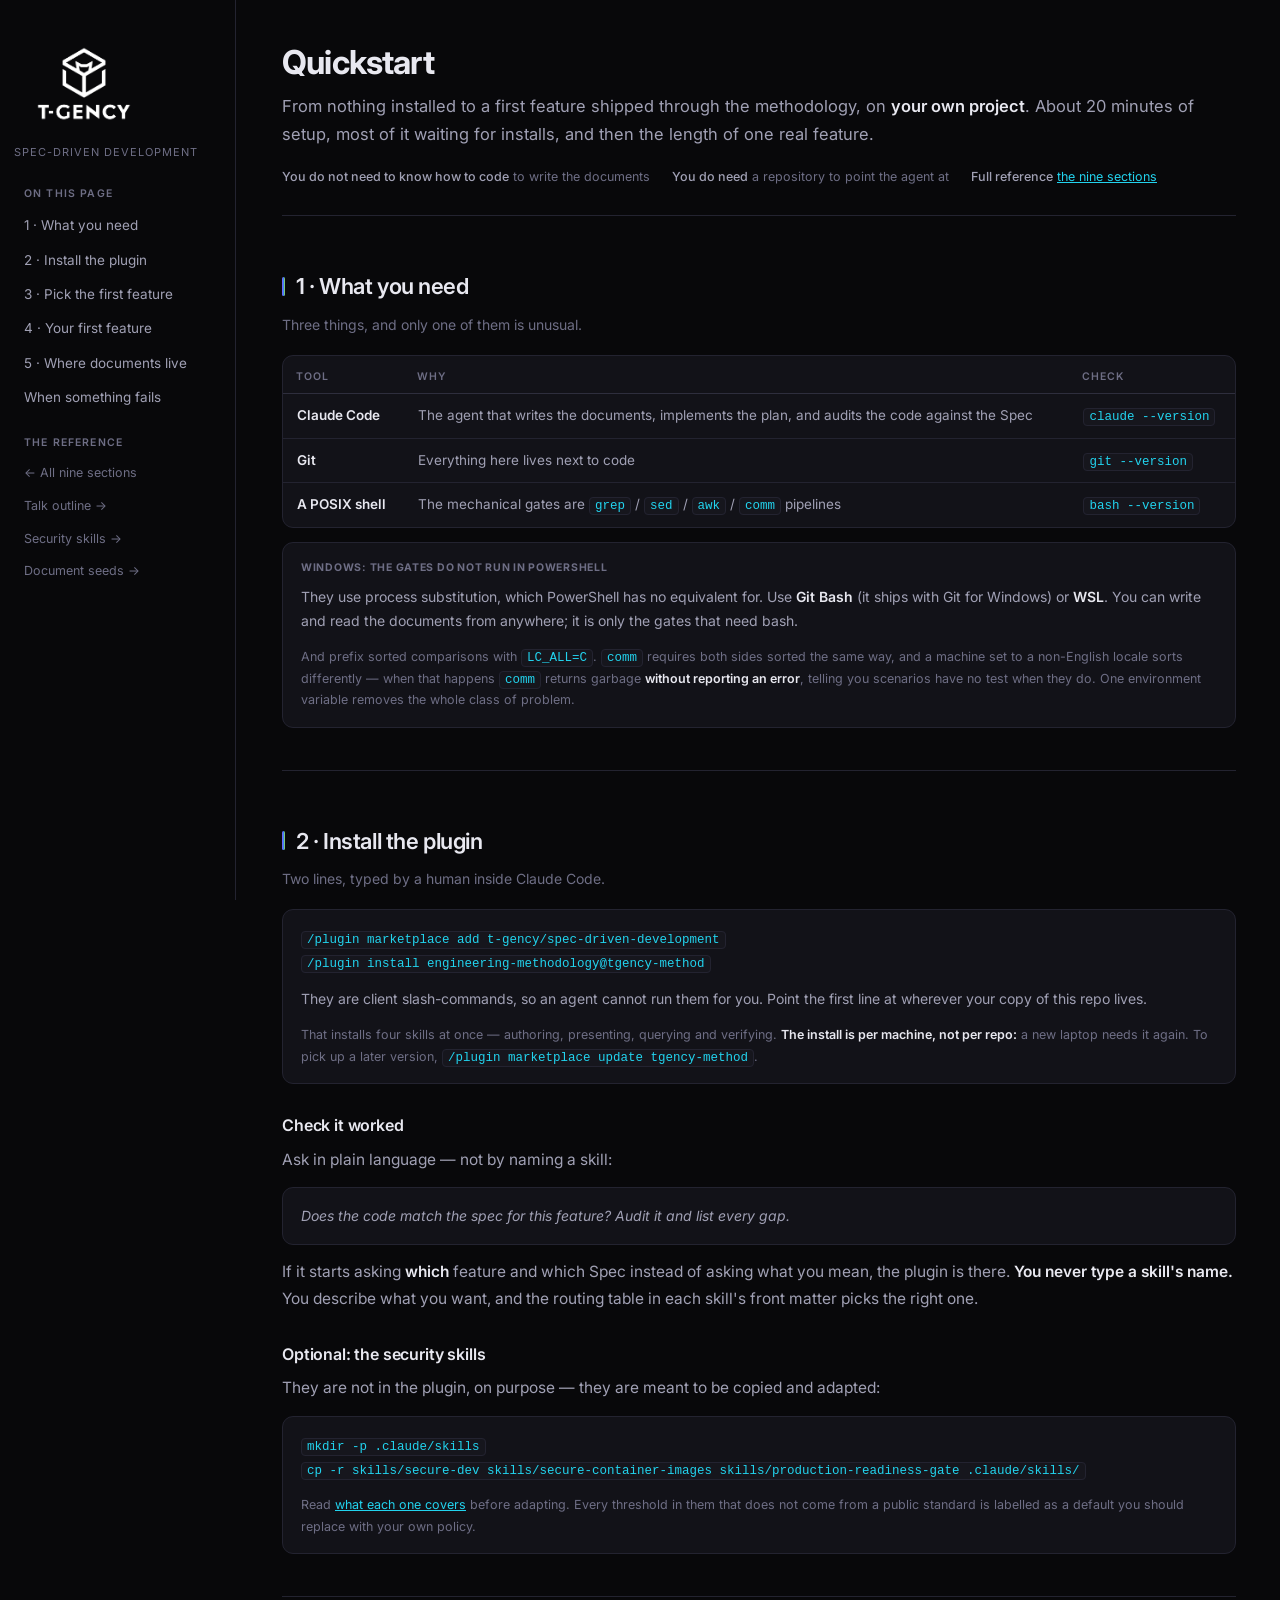
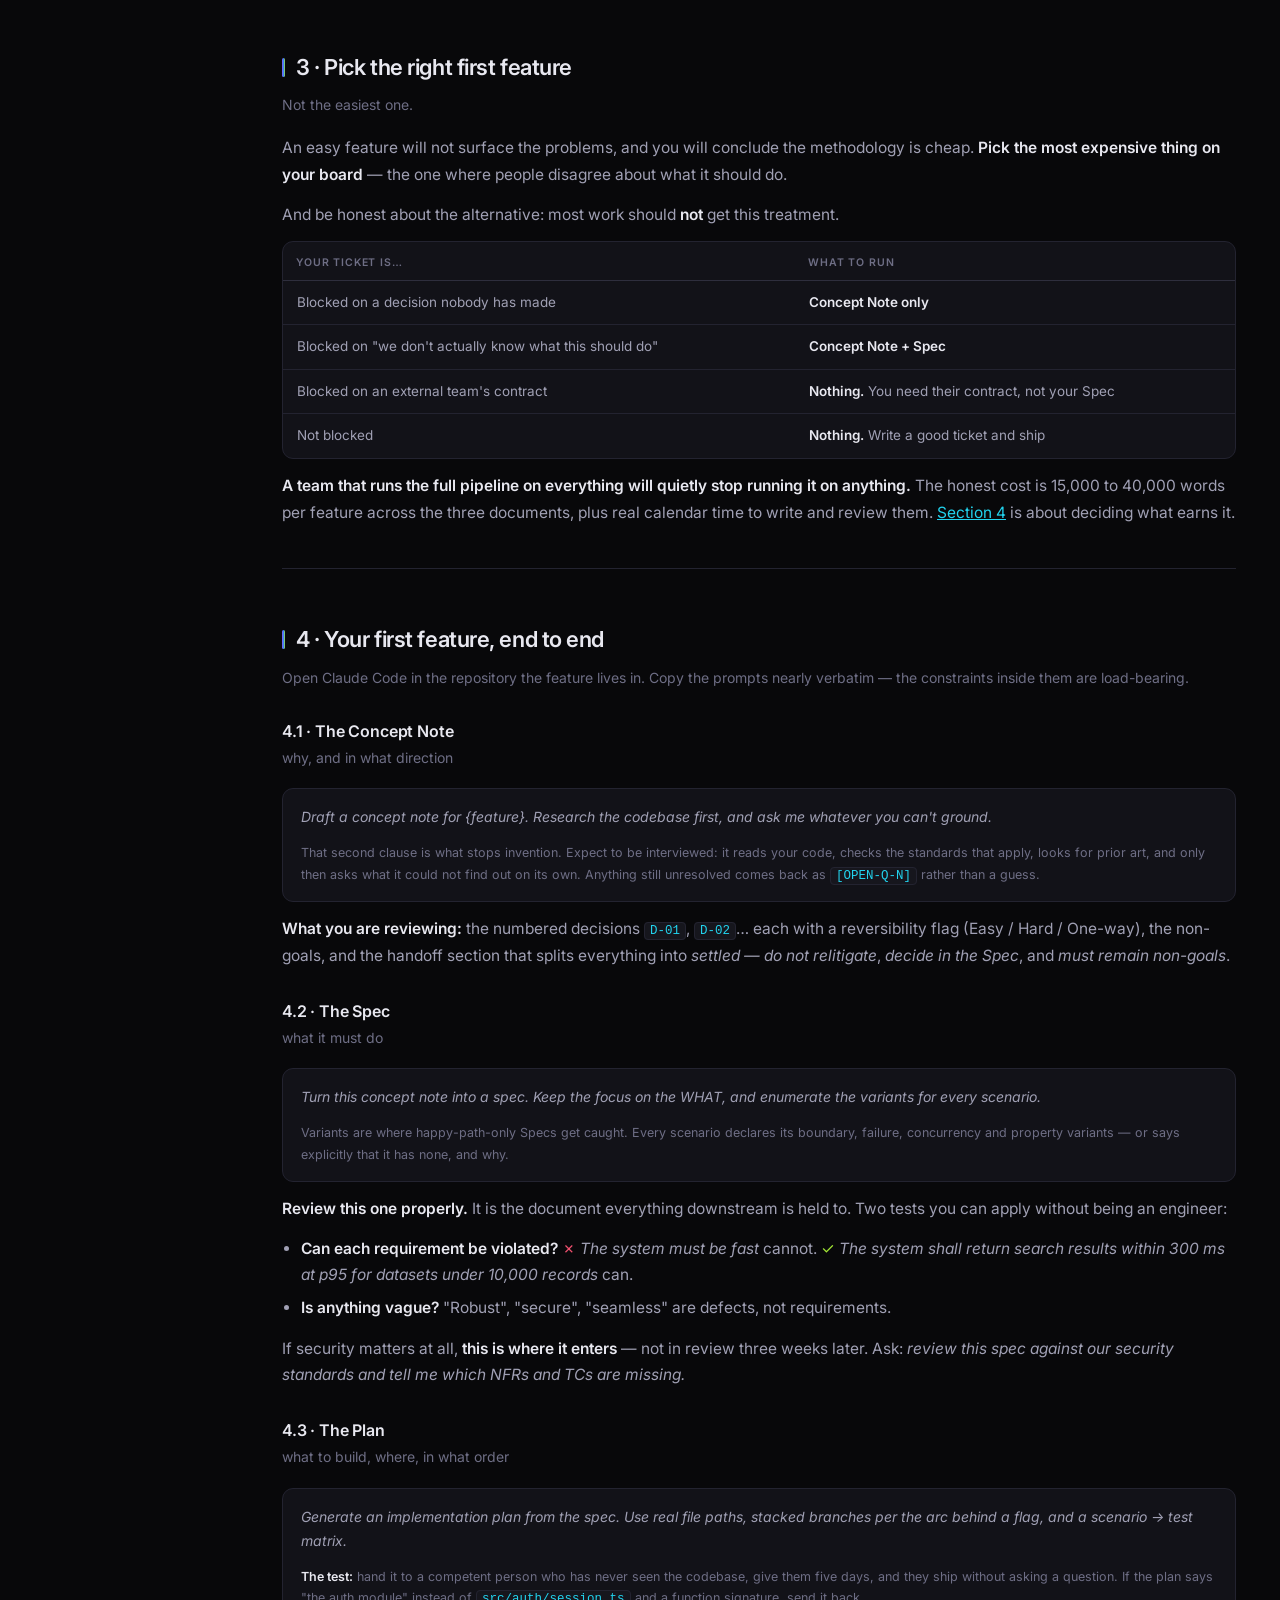
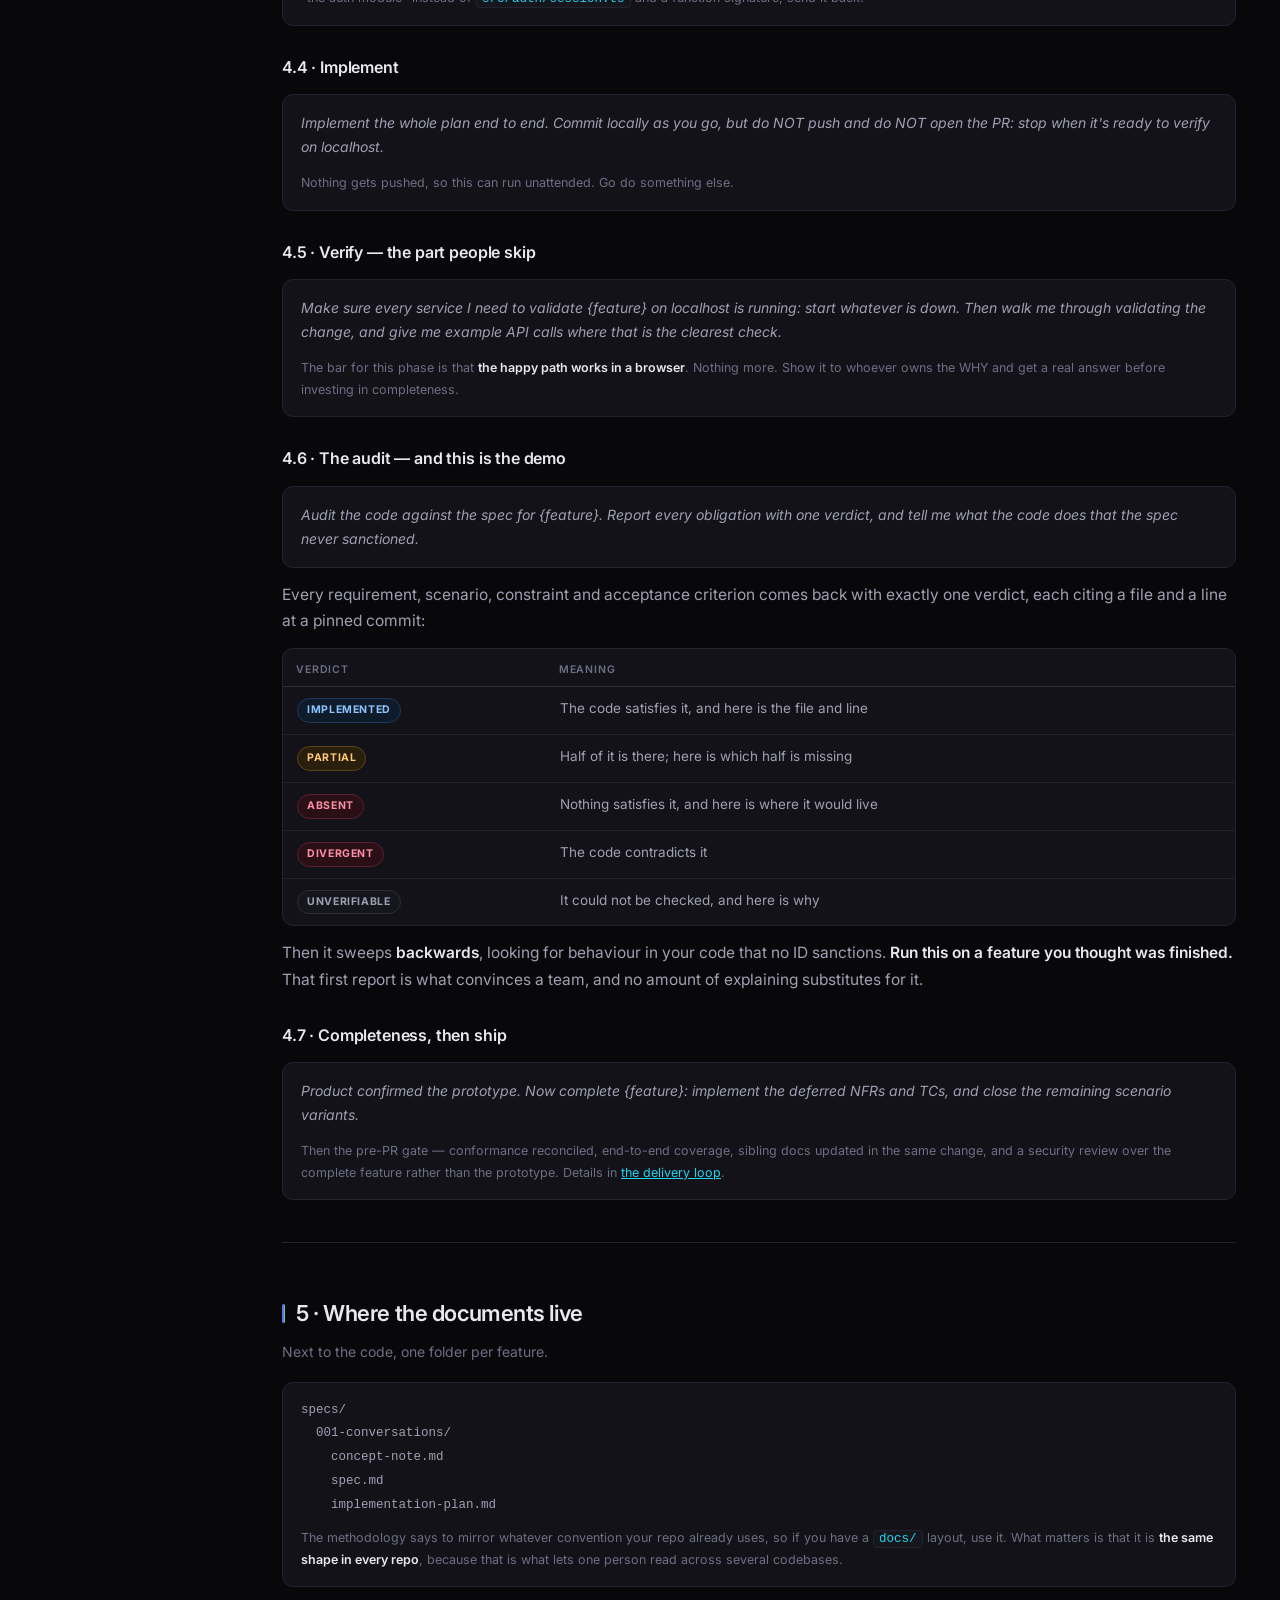
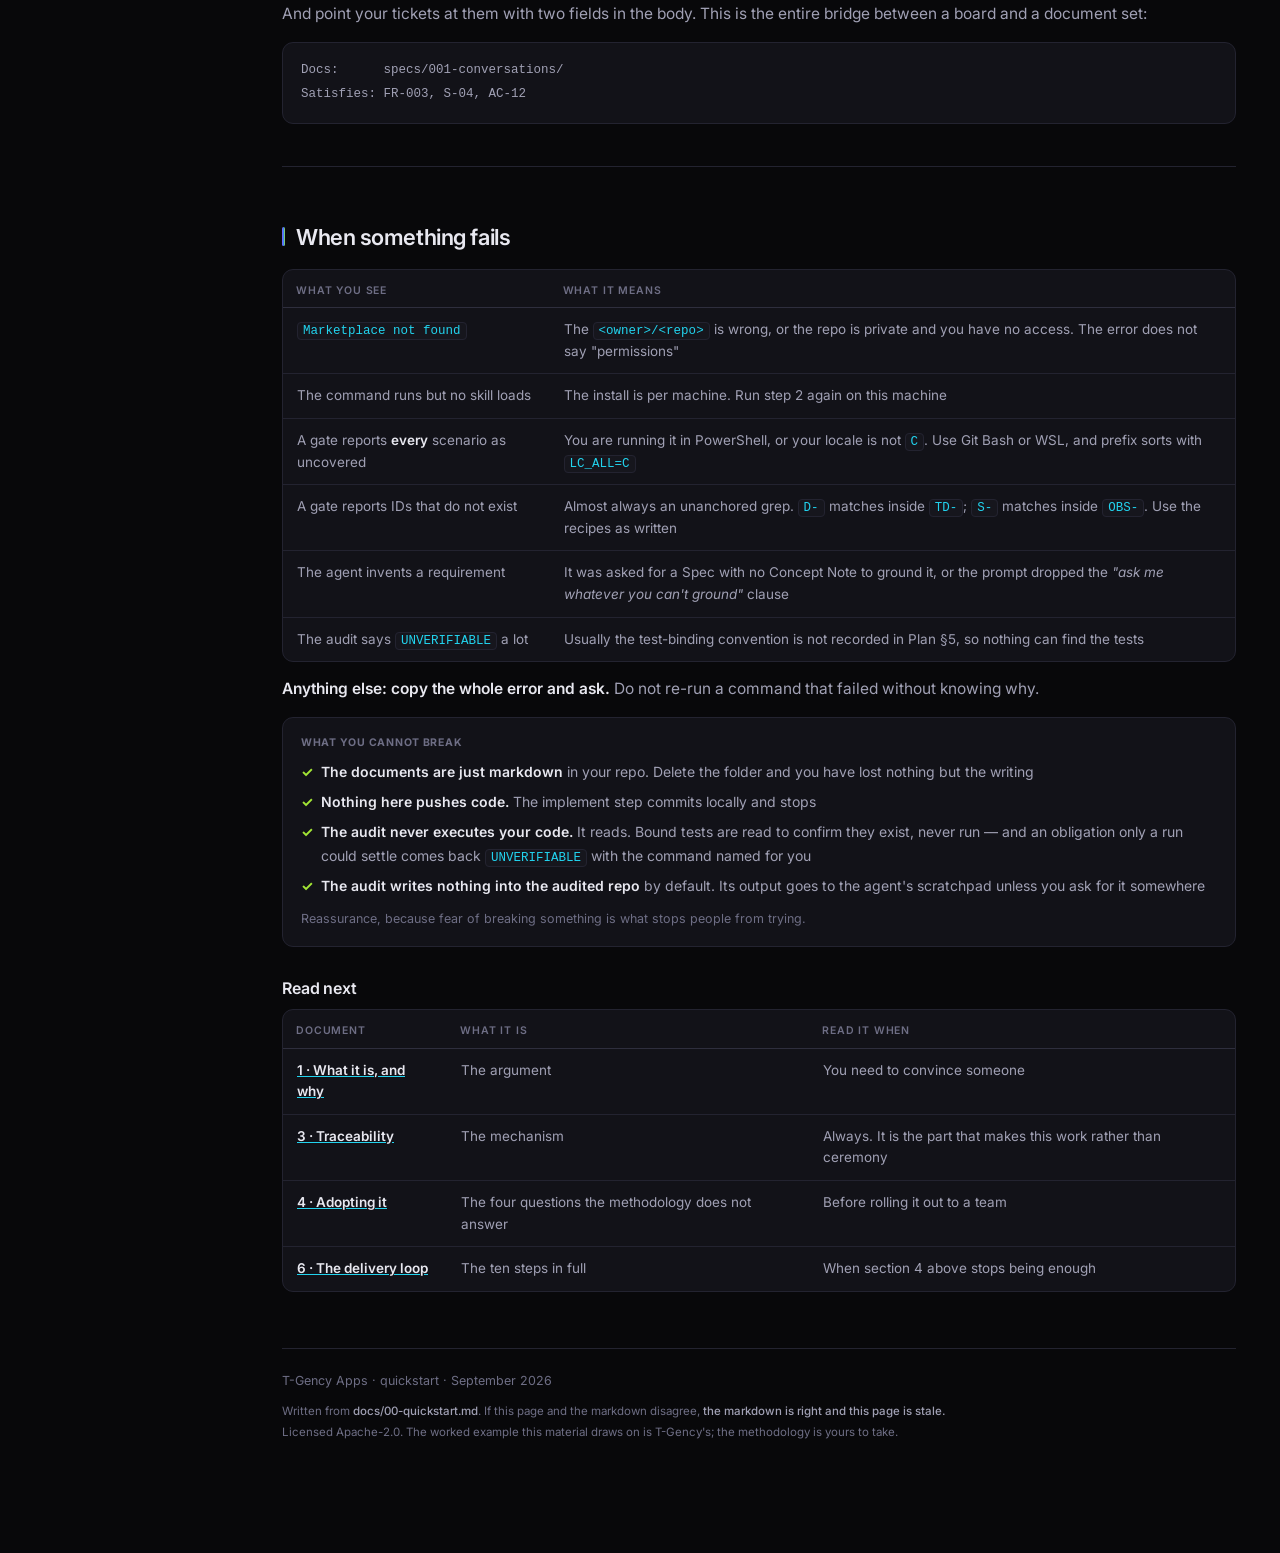
<file: docs/quickstart.html>
<!doctype html>
<html lang="en"><head><meta charset="utf-8">
<meta name="viewport" content="width=device-width,initial-scale=1">
<title>Quickstart · Spec-Driven Development</title>
<link rel="preconnect" href="https://fonts.googleapis.com">
<link rel="preconnect" href="https://fonts.gstatic.com" crossorigin>
<link href="https://fonts.googleapis.com/css2?family=Inter:wght@400;500;600;700&display=swap" rel="stylesheet">
<style data-src="method.css">
/* GENERATED from docs/method.css - do not edit here.
   Edit method.css and run scripts/build-site.sh */
/* =============================================================
   T-Gency method reference — one content width, one call-out.
   The width is set by the grid column, not per element, so prose,
   cards, tables and rules share the same left and right edge.
   ============================================================= */
:root{
  --bg:#08080A; --panel:#121218; --panel2:#16161D;
  --line:#232330; --line2:#2E2E3D;
  --tx:#E8E8F0; --tx2:#A0A0B4; --tx3:#6E6E85;
  --purple:#8B5CF6; --blue:#3B82F6; --cyan:#22D3EE; --green:#A3E635;
  --red:#F0506E; --amber:#F5A524;
  --grad:linear-gradient(90deg,var(--purple),var(--blue),var(--green));
  --mono:ui-monospace,"SF Mono",Menlo,Consolas,monospace;
  --sans:"Inter",-apple-system,BlinkMacSystemFont,"Segoe UI",Roboto,sans-serif;
}
*{box-sizing:border-box}
html{scroll-behavior:smooth}
body{margin:0;background:var(--bg);color:var(--tx);font:15.5px/1.65 var(--sans);-webkit-font-smoothing:antialiased}
.wrap{display:grid;grid-template-columns:236px minmax(0,1fr);max-width:1560px;margin:0 auto}

/* ---------- nav ---------- */
nav{position:sticky;top:0;height:100vh;overflow-y:auto;padding:28px 14px 40px;border-right:1px solid var(--line)}
.brand{font-size:19px;font-weight:700;letter-spacing:-.02em}
.brand span{background:var(--grad);-webkit-background-clip:text;background-clip:text;color:transparent}
.brand em{font-style:normal;color:var(--green)}
.brandsub{font-size:11px;color:var(--tx3);letter-spacing:.09em;text-transform:uppercase;margin:2px 0 24px}
nav a{display:block;padding:6px 10px;border-radius:6px;font-size:13.5px;color:var(--tx2);text-decoration:none}
nav a:hover{background:var(--panel);color:var(--tx)}
.navgrp{font-size:10.5px;letter-spacing:.11em;text-transform:uppercase;color:var(--tx3);margin:20px 0 6px 10px;font-weight:600}
nav .ext{font-size:12.5px;color:var(--tx3)}
nav .ext:hover{color:var(--tx)}

/* ---------- type ---------- */
main{padding:0 44px 110px 46px;min-width:0}
section{padding-top:52px;scroll-margin-top:12px}
h1{font-size:33px;line-height:1.15;letter-spacing:-.025em;margin:0 0 10px;font-weight:700}
h2{font-size:22px;letter-spacing:-.02em;margin:0 0 14px;font-weight:600;display:flex;align-items:center;gap:11px}
h2::before{content:"";width:3px;height:19px;border-radius:2px;background:var(--grad);flex:none}
h3{font-size:16px;margin:28px 0 8px;font-weight:600;letter-spacing:-.01em}
h4{font-size:12.5px;margin:0 0 8px;font-weight:600;letter-spacing:.05em;text-transform:uppercase;color:var(--tx2)}
p{margin:0 0 13px;color:var(--tx2);line-height:1.72}
.lead{font-size:16.5px}
.sub{font-size:14px;color:var(--tx3);margin:-6px 0 18px}
ul{margin:0 0 14px;padding-left:19px;color:var(--tx2)}
li{margin:6px 0;line-height:1.72}
strong,b{color:var(--tx);font-weight:600}
a{color:var(--cyan)}
code{font:12.5px var(--mono);background:var(--panel2);padding:1px 5px;border-radius:4px;color:var(--cyan);border:1px solid var(--line)}
hr{border:0;border-top:1px solid var(--line);margin:42px 0 0}
/* the grid column owns the measure, not the element */
main p,main ul,main ol,main li,main div,main table,main section,main hr,
main header,main h1,main h2,main h3,main h4,footer{max-width:none}

/* ---------- header ---------- */
header{padding:44px 0 28px;border-bottom:1px solid var(--line)}
.meta{display:flex;gap:22px;flex-wrap:wrap;font-size:12.5px;color:var(--tx3);margin-top:18px}
.meta b{color:var(--tx2);font-weight:500}

/* ---------- the one call-out ----------
   There used to be five frames. Five frames make a reader think each
   one is a different kind of information, when the argument simply
   continues. Two formats in the whole document: plain text, and this. */
.card,.note{
  background:var(--panel);border:1px solid var(--line);border-radius:11px;
  padding:16px 18px;margin:14px 0;font-size:14px;color:var(--tx2)
}
.card h4,.note h4{
  margin:0 0 9px;font-size:10.5px;letter-spacing:.07em;text-transform:uppercase;
  color:var(--tx3);font-weight:700
}
.card p:last-child,.card ul:last-child,.note p:last-child{margin-bottom:0}
.card b,.note b{color:var(--tx)}
/* the closing line of a call-out: same frame, less weight */
.card .src,.note .src{font-size:12.5px;color:var(--tx3);margin-top:10px;margin-bottom:0}
.src{font-size:11.5px;color:var(--tx3)}

/* ---------- tables ---------- */
.scroll{overflow-x:auto;border:1px solid var(--line);border-radius:11px;background:var(--panel);margin-bottom:14px}
table{width:100%;border-collapse:collapse;font-size:13.5px}
th{text-align:left;font-size:10.5px;letter-spacing:.08em;text-transform:uppercase;color:var(--tx3);font-weight:600;padding:12px 13px 8px;border-bottom:1px solid var(--line2);white-space:nowrap}
td{padding:11px 14px;border-bottom:1px solid var(--line);color:var(--tx2);vertical-align:top;line-height:1.6}
tr:last-child td{border-bottom:0}
td p,td ul{max-width:none}

/* ---------- inline status ---------- */
.pill{display:inline-flex;font-size:10.5px;font-weight:700;letter-spacing:.06em;text-transform:uppercase;padding:3px 9px;border-radius:20px;border:1px solid;white-space:nowrap}
.p-red{color:#FF8FA3;border-color:#5C1F2E;background:#2A0F17}
.p-amb{color:#FFC978;border-color:#5C4318;background:#2A1F0C}
.p-blu{color:#8FC5FF;border-color:#1E3A5C;background:#0D1B2A}
.p-gry{color:var(--tx2);border-color:var(--line2);background:var(--panel2)}
.p-pur{color:#C4A8FF;border-color:#3D2A5C;background:#190F2A}
.yes{color:var(--green)}.no{color:var(--red)}.part{color:var(--amber)}

/* ---------- checked list ---------- */
.tick{list-style:none;padding:0;margin:0 0 6px}
.tick li{padding-left:20px;position:relative;margin:6px 0;font-size:14px}
.tick li::before{position:absolute;left:0;font-weight:700}
.tick li.y::before{content:"\2713";color:var(--green)}
.tick li.p::before{content:"~";color:var(--amber);font-size:16px;top:-2px}
.tick li.n::before{content:"\2715";color:var(--red);font-size:12px;top:2px}

/* ---------- chain / code block ---------- */
.chain{font:12.5px/1.9 var(--mono);color:var(--tx2);margin:0}
.chain code{background:none;border:0;padding:0}

footer{margin-top:56px;padding-top:22px;border-top:1px solid var(--line);font-size:12.5px;color:var(--tx3)}
footer .met{margin-top:10px;font-size:11.5px;line-height:1.8}
footer .met b{color:var(--tx2);font-weight:500}

@media(max-width:900px){
  .wrap{grid-template-columns:1fr}
  nav{position:static;height:auto;border-right:0;border-bottom:1px solid var(--line)}
  main{padding:0 20px 80px}
  h1{font-size:26px}
}

/* ---------- figures ----------
   The delivery loop is a CSS grid rather than SVG: it is mostly text, and text
   in a grid stays selectable, searchable and responsive. The roles figure IS
   an SVG, because its claim is the two crossing edges - which prose cannot
   show and a table flattens. */
figure{margin:20px 0 8px}
figcaption{font-size:12.5px;color:var(--tx3);margin-top:10px;line-height:1.65}
figcaption b{color:var(--tx2)}

.loop{display:grid;gap:11px}
.band{border:1px solid var(--line);border-radius:12px;padding:15px 17px;background:#0C0C11;display:grid;gap:11px}
.bandlabel{font:600 10.5px/1 var(--mono);letter-spacing:.13em;text-transform:uppercase}
.b1 .bandlabel{color:var(--purple)}
.b2 .bandlabel{color:var(--green)}

.step{display:grid;grid-template-columns:160px minmax(140px,1fr) minmax(0,1.45fr);gap:16px;align-items:start}
.who{font-size:11.5px;color:var(--tx3);text-align:right;padding-top:12px;line-height:1.45}
.who i{display:block;font-style:normal;color:#50506A;font-size:10.5px}
.node{position:relative;border:1px solid var(--line2);border-radius:9px;background:var(--panel);
      padding:11px 14px;display:flex;gap:11px;align-items:baseline}
.node .n{font:600 10.5px var(--mono);color:var(--tx3);flex:none}
.node .t{font-size:14.5px;font-weight:600;color:var(--tx)}
.node.hot{border-color:var(--purple)}
.step:not(:last-child) .node::after{content:"";position:absolute;left:50%;top:calc(100% + 1px);
      width:1px;height:11px;background:var(--line2)}
.ann{font-size:12.5px;color:var(--tx2);padding-top:8px;line-height:1.6}
.ann em{display:block;font-style:normal;color:var(--tx3);font-size:11.5px;margin-top:1px}
.ann .f{font:11.5px var(--mono);color:var(--cyan)}
.sig{grid-column:2/4;font-size:11.5px;color:var(--amber);padding-left:2px;margin:-4px 0}
.direct{border:1px dashed var(--line2);border-radius:8px;padding:8px 10px;background:transparent;
        text-align:left;color:var(--tx3);font-size:11.5px;line-height:1.4}
.direct b{display:block;font:600 9.5px var(--mono);letter-spacing:.1em;text-transform:uppercase;
          color:#50506A;margin-bottom:3px}
.gate{border:1px solid #5C4318;background:#1A1206;border-radius:11px;padding:12px 16px;
      display:flex;gap:14px;align-items:baseline;flex-wrap:wrap}
.gate .g{font:700 9.5px var(--mono);letter-spacing:.13em;text-transform:uppercase;color:var(--amber)}
.gate .t{font-size:15px;font-weight:600;color:var(--tx)}
.gate .x{font-size:12.5px;color:#C9A25E}
.rail{border-left:2px dashed #1E5C6B;padding:2px 0 2px 14px;margin:2px 0 0;font-size:12.5px;color:var(--tx3)}
.rail b{color:var(--cyan);font-weight:600}

@media(max-width:820px){
  .step{grid-template-columns:1fr}
  .who{text-align:left;padding-top:0}
  .sig{grid-column:1}
}

/* ---------- brand ---------- */
.brand{display:block;text-decoration:none;margin:0 0 4px}
.brand img{display:block;width:120px;height:auto}
.brand:hover{opacity:.75}
</style>
</head><body>
<div class="wrap">
<nav>
  <a class="brand" href="index.html"><img src="assets/tgency-logo.png" alt="T-Gency" width="120"></a>
  <div class="brandsub">Spec-Driven Development</div>

  <div class="navgrp">On this page</div>
  <a href="#need">1 &middot; What you need</a>
  <a href="#install">2 &middot; Install the plugin</a>
  <a href="#pick">3 &middot; Pick the first feature</a>
  <a href="#loop">4 &middot; Your first feature</a>
  <a href="#where">5 &middot; Where documents live</a>
  <a href="#fails">When something fails</a>

  <div class="navgrp">The reference</div>
  <a class="ext" href="index.html">&larr; All nine sections</a>
  <a class="ext" href="talk-outline.html">Talk outline &rarr;</a>
  <a class="ext" href="skills.html">Security skills &rarr;</a>
  <a class="ext" href="seeds.html">Document seeds &rarr;</a>
</nav>
<main>
<header>
  <h1>Quickstart</h1>
  <p class="lead">From nothing installed to a first feature shipped through the methodology, on <b>your own project</b>. About 20 minutes of setup, most of it waiting for installs, and then the length of one real feature.</p>
  <div class="meta">
    <span><b>You do not need to know how to code</b> to write the documents</span>
    <span><b>You do need</b> a repository to point the agent at</span>
    <span><b>Full reference</b> <a href="index.html">the nine sections</a></span>
  </div>
</header>

<section id="need"><h2>1 &middot; What you need</h2>
<p class="sub">Three things, and only one of them is unusual.</p>

<div class="scroll"><table>
<thead><tr><th>Tool</th><th>Why</th><th>Check</th></tr></thead>
<tbody>
<tr><td><b>Claude Code</b></td><td>The agent that writes the documents, implements the plan, and audits the code against the Spec</td><td><code>claude --version</code></td></tr>
<tr><td><b>Git</b></td><td>Everything here lives next to code</td><td><code>git --version</code></td></tr>
<tr><td><b>A POSIX shell</b></td><td>The mechanical gates are <code>grep</code> / <code>sed</code> / <code>awk</code> / <code>comm</code> pipelines</td><td><code>bash --version</code></td></tr>
</tbody></table></div>

<div class="card">
  <h4>Windows: the gates do not run in PowerShell</h4>
  <p>They use process substitution, which PowerShell has no equivalent for. Use <b>Git Bash</b> (it ships with Git for Windows) or <b>WSL</b>. You can write and read the documents from anywhere; it is only the gates that need bash.</p>
  <p class="src">And prefix sorted comparisons with <code>LC_ALL=C</code>. <code>comm</code> requires both sides sorted the same way, and a machine set to a non-English locale sorts differently &mdash; when that happens <code>comm</code> returns garbage <b>without reporting an error</b>, telling you scenarios have no test when they do. One environment variable removes the whole class of problem.</p>
</div>
</section>

<hr class="div">
<section id="install"><h2>2 &middot; Install the plugin</h2>
<p class="sub">Two lines, typed by a human inside Claude Code.</p>

<div class="card">
  <p><code>/plugin marketplace add t-gency/spec-driven-development</code><br>
     <code>/plugin install engineering-methodology@tgency-method</code></p>
  <p>They are client slash-commands, so an agent cannot run them for you. Point the first line at wherever your copy of this repo lives.</p>
  <p class="src">That installs four skills at once &mdash; authoring, presenting, querying and verifying. <b>The install is per machine, not per repo:</b> a new laptop needs it again. To pick up a later version, <code>/plugin marketplace update tgency-method</code>.</p>
</div>

<h3>Check it worked</h3>
<p>Ask in plain language &mdash; not by naming a skill:</p>
<div class="card"><p><i>Does the code match the spec for this feature? Audit it and list every gap.</i></p></div>
<p>If it starts asking <b>which</b> feature and which Spec instead of asking what you mean, the plugin is there. <b>You never type a skill's name.</b> You describe what you want, and the routing table in each skill's front matter picks the right one.</p>

<h3>Optional: the security skills</h3>
<p>They are not in the plugin, on purpose &mdash; they are meant to be copied and adapted:</p>
<div class="card">
  <p><code>mkdir -p .claude/skills</code><br>
     <code>cp -r skills/secure-dev skills/secure-container-images skills/production-readiness-gate .claude/skills/</code></p>
  <p class="src">Read <a href="skills.html">what each one covers</a> before adapting. Every threshold in them that does not come from a public standard is labelled as a default you should replace with your own policy.</p>
</div>
</section>

<hr class="div">
<section id="pick"><h2>3 &middot; Pick the right first feature</h2>
<p class="sub">Not the easiest one.</p>

<p>An easy feature will not surface the problems, and you will conclude the methodology is cheap. <b>Pick the most expensive thing on your board</b> &mdash; the one where people disagree about what it should do.</p>

<p>And be honest about the alternative: most work should <b>not</b> get this treatment.</p>

<div class="scroll"><table>
<thead><tr><th>Your ticket is&hellip;</th><th>What to run</th></tr></thead>
<tbody>
<tr><td>Blocked on a decision nobody has made</td><td><b>Concept Note only</b></td></tr>
<tr><td>Blocked on "we don't actually know what this should do"</td><td><b>Concept Note + Spec</b></td></tr>
<tr><td>Blocked on an external team's contract</td><td><b>Nothing.</b> You need their contract, not your Spec</td></tr>
<tr><td>Not blocked</td><td><b>Nothing.</b> Write a good ticket and ship</td></tr>
</tbody></table></div>

<p><b>A team that runs the full pipeline on everything will quietly stop running it on anything.</b> The honest cost is 15,000 to 40,000 words per feature across the three documents, plus real calendar time to write and review them. <a href="index.html#adopting">Section 4</a> is about deciding what earns it.</p>
</section>

<hr class="div">
<section id="loop"><h2>4 &middot; Your first feature, end to end</h2>
<p class="sub">Open Claude Code in the repository the feature lives in. Copy the prompts nearly verbatim &mdash; the constraints inside them are load-bearing.</p>

<h3>4.1 &middot; The Concept Note</h3>
<p class="sub">why, and in what direction</p>
<div class="card"><p><i>Draft a concept note for {feature}. Research the codebase first, and ask me whatever you can't ground.</i></p>
<p class="src">That second clause is what stops invention. Expect to be interviewed: it reads your code, checks the standards that apply, looks for prior art, and only then asks what it could not find out on its own. Anything still unresolved comes back as <code>[OPEN-Q-N]</code> rather than a guess.</p></div>
<p><b>What you are reviewing:</b> the numbered decisions <code>D-01</code>, <code>D-02</code>&hellip; each with a reversibility flag (Easy / Hard / One-way), the non-goals, and the handoff section that splits everything into <i>settled &mdash; do not relitigate</i>, <i>decide in the Spec</i>, and <i>must remain non-goals</i>.</p>

<h3>4.2 &middot; The Spec</h3>
<p class="sub">what it must do</p>
<div class="card"><p><i>Turn this concept note into a spec. Keep the focus on the WHAT, and enumerate the variants for every scenario.</i></p>
<p class="src">Variants are where happy-path-only Specs get caught. Every scenario declares its boundary, failure, concurrency and property variants &mdash; or says explicitly that it has none, and why.</p></div>

<p><b>Review this one properly.</b> It is the document everything downstream is held to. Two tests you can apply without being an engineer:</p>
<ul>
  <li><b>Can each requirement be violated?</b> <span class="no">&#10007;</span> <i>The system must be fast</i> cannot. <span class="yes">&#10003;</span> <i>The system shall return search results within 300 ms at p95 for datasets under 10,000 records</i> can.</li>
  <li><b>Is anything vague?</b> "Robust", "secure", "seamless" are defects, not requirements.</li>
</ul>
<p>If security matters at all, <b>this is where it enters</b> &mdash; not in review three weeks later. Ask: <i>review this spec against our security standards and tell me which NFRs and TCs are missing.</i></p>

<h3>4.3 &middot; The Plan</h3>
<p class="sub">what to build, where, in what order</p>
<div class="card"><p><i>Generate an implementation plan from the spec. Use real file paths, stacked branches per the arc behind a flag, and a scenario &rarr; test matrix.</i></p>
<p class="src"><b>The test:</b> hand it to a competent person who has never seen the codebase, give them five days, and they ship without asking a question. If the plan says "the auth module" instead of <code>src/auth/session.ts</code> and a function signature, send it back.</p></div>

<h3>4.4 &middot; Implement</h3>
<div class="card"><p><i>Implement the whole plan end to end. Commit locally as you go, but do NOT push and do NOT open the PR: stop when it's ready to verify on localhost.</i></p>
<p class="src">Nothing gets pushed, so this can run unattended. Go do something else.</p></div>

<h3>4.5 &middot; Verify &mdash; the part people skip</h3>
<div class="card"><p><i>Make sure every service I need to validate {feature} on localhost is running: start whatever is down. Then walk me through validating the change, and give me example API calls where that is the clearest check.</i></p>
<p class="src">The bar for this phase is that <b>the happy path works in a browser</b>. Nothing more. Show it to whoever owns the WHY and get a real answer before investing in completeness.</p></div>

<h3>4.6 &middot; The audit &mdash; and this is the demo</h3>
<div class="card"><p><i>Audit the code against the spec for {feature}. Report every obligation with one verdict, and tell me what the code does that the spec never sanctioned.</i></p></div>

<p>Every requirement, scenario, constraint and acceptance criterion comes back with exactly one verdict, each citing a file and a line at a pinned commit:</p>

<div class="scroll"><table>
<thead><tr><th>Verdict</th><th>Meaning</th></tr></thead>
<tbody>
<tr><td><span class="pill p-blu">IMPLEMENTED</span></td><td>The code satisfies it, and here is the file and line</td></tr>
<tr><td><span class="pill p-amb">PARTIAL</span></td><td>Half of it is there; here is which half is missing</td></tr>
<tr><td><span class="pill p-red">ABSENT</span></td><td>Nothing satisfies it, and here is where it would live</td></tr>
<tr><td><span class="pill p-red">DIVERGENT</span></td><td>The code contradicts it</td></tr>
<tr><td><span class="pill p-gry">UNVERIFIABLE</span></td><td>It could not be checked, and here is why</td></tr>
</tbody></table></div>

<p>Then it sweeps <b>backwards</b>, looking for behaviour in your code that no ID sanctions. <b>Run this on a feature you thought was finished.</b> That first report is what convinces a team, and no amount of explaining substitutes for it.</p>

<h3>4.7 &middot; Completeness, then ship</h3>
<div class="card"><p><i>Product confirmed the prototype. Now complete {feature}: implement the deferred NFRs and TCs, and close the remaining scenario variants.</i></p>
<p class="src">Then the pre-PR gate &mdash; conformance reconciled, end-to-end coverage, sibling docs updated in the same change, and a security review over the complete feature rather than the prototype. Details in <a href="index.html#loop">the delivery loop</a>.</p></div>
</section>

<hr class="div">
<section id="where"><h2>5 &middot; Where the documents live</h2>
<p class="sub">Next to the code, one folder per feature.</p>

<div class="card">
  <p class="chain">specs/<br>
  &nbsp;&nbsp;001-conversations/<br>
  &nbsp;&nbsp;&nbsp;&nbsp;concept-note.md<br>
  &nbsp;&nbsp;&nbsp;&nbsp;spec.md<br>
  &nbsp;&nbsp;&nbsp;&nbsp;implementation-plan.md</p>
  <p class="src">The methodology says to mirror whatever convention your repo already uses, so if you have a <code>docs/</code> layout, use it. What matters is that it is <b>the same shape in every repo</b>, because that is what lets one person read across several codebases.</p>
</div>

<p>And point your tickets at them with two fields in the body. This is the entire bridge between a board and a document set:</p>

<div class="card"><p class="chain">Docs:&nbsp;&nbsp;&nbsp;&nbsp;&nbsp;&nbsp;specs/001-conversations/<br>Satisfies: FR-003, S-04, AC-12</p></div>
</section>

<hr class="div">
<section id="fails"><h2>When something fails</h2>

<div class="scroll"><table>
<thead><tr><th>What you see</th><th>What it means</th></tr></thead>
<tbody>
<tr><td><code>Marketplace not found</code></td><td>The <code>&lt;owner&gt;/&lt;repo&gt;</code> is wrong, or the repo is private and you have no access. The error does not say "permissions"</td></tr>
<tr><td>The command runs but no skill loads</td><td>The install is per machine. Run step 2 again on this machine</td></tr>
<tr><td>A gate reports <b>every</b> scenario as uncovered</td><td>You are running it in PowerShell, or your locale is not <code>C</code>. Use Git Bash or WSL, and prefix sorts with <code>LC_ALL=C</code></td></tr>
<tr><td>A gate reports IDs that do not exist</td><td>Almost always an unanchored grep. <code>D-</code> matches inside <code>TD-</code>; <code>S-</code> matches inside <code>OBS-</code>. Use the recipes as written</td></tr>
<tr><td>The agent invents a requirement</td><td>It was asked for a Spec with no Concept Note to ground it, or the prompt dropped the <i>"ask me whatever you can't ground"</i> clause</td></tr>
<tr><td>The audit says <code>UNVERIFIABLE</code> a lot</td><td>Usually the test-binding convention is not recorded in Plan &sect;5, so nothing can find the tests</td></tr>
</tbody></table></div>

<p><b>Anything else: copy the whole error and ask.</b> Do not re-run a command that failed without knowing why.</p>

<div class="card">
  <h4>What you cannot break</h4>
  <ul class="tick">
    <li class="y"><b>The documents are just markdown</b> in your repo. Delete the folder and you have lost nothing but the writing</li>
    <li class="y"><b>Nothing here pushes code.</b> The implement step commits locally and stops</li>
    <li class="y"><b>The audit never executes your code.</b> It reads. Bound tests are read to confirm they exist, never run &mdash; and an obligation only a run could settle comes back <code>UNVERIFIABLE</code> with the command named for you</li>
    <li class="y"><b>The audit writes nothing into the audited repo</b> by default. Its output goes to the agent's scratchpad unless you ask for it somewhere</li>
  </ul>
  <p class="src">Reassurance, because fear of breaking something is what stops people from trying.</p>
</div>

<h3>Read next</h3>
<div class="scroll"><table>
<thead><tr><th>Document</th><th>What it is</th><th>Read it when</th></tr></thead>
<tbody>
<tr><td><a href="index.html#why"><b>1 &middot; What it is, and why</b></a></td><td>The argument</td><td>You need to convince someone</td></tr>
<tr><td><a href="index.html#traceability"><b>3 &middot; Traceability</b></a></td><td>The mechanism</td><td>Always. It is the part that makes this work rather than ceremony</td></tr>
<tr><td><a href="index.html#adopting"><b>4 &middot; Adopting it</b></a></td><td>The four questions the methodology does not answer</td><td>Before rolling it out to a team</td></tr>
<tr><td><a href="index.html#loop"><b>6 &middot; The delivery loop</b></a></td><td>The ten steps in full</td><td>When section 4 above stops being enough</td></tr>
</tbody></table></div>
</section>

<footer>
  T-Gency Apps &middot; quickstart &middot; September 2026
  <div class="met">
    Written from <b>docs/00-quickstart.md</b>. If this page and the markdown disagree, <b>the markdown is right and this page is stale.</b><br>
    Licensed Apache-2.0. The worked example this material draws on is T-Gency's; the methodology is yours to take.
  </div>
</footer>
</main>
</div>
</body></html>
</file>
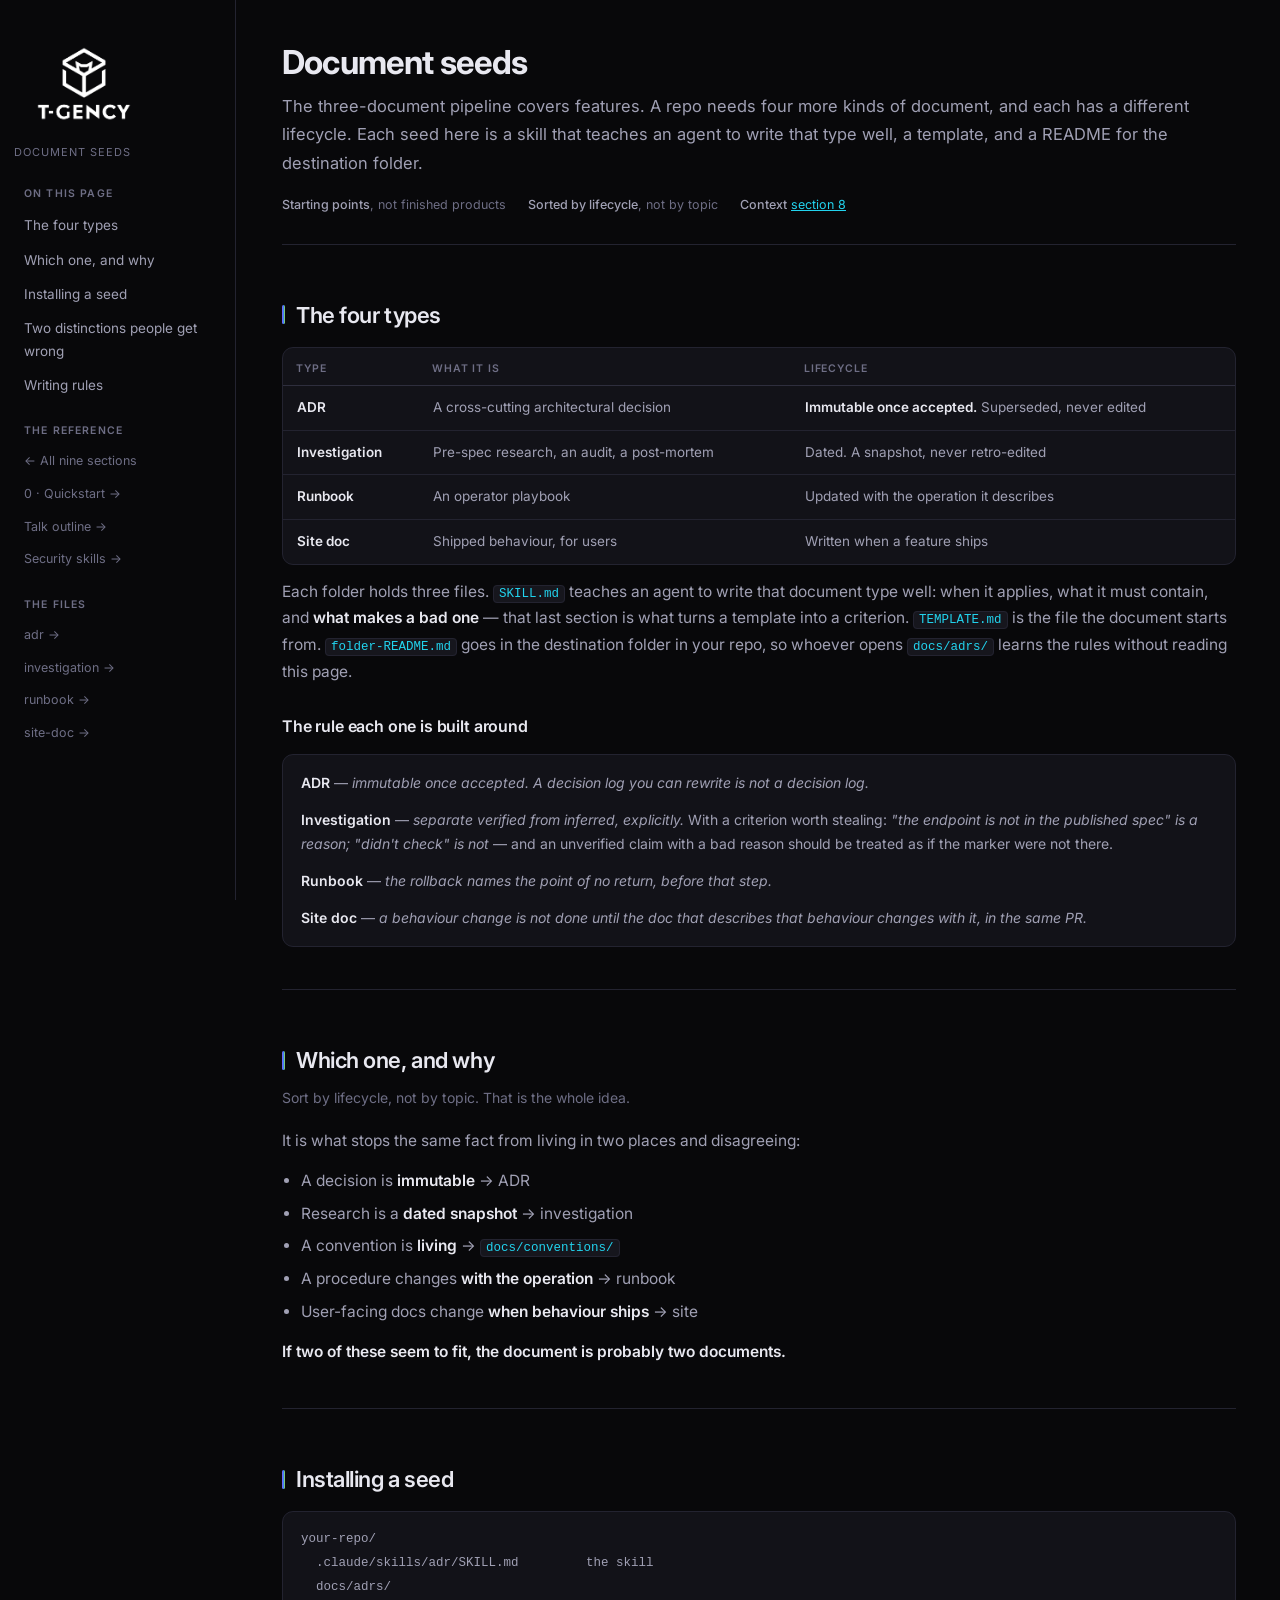
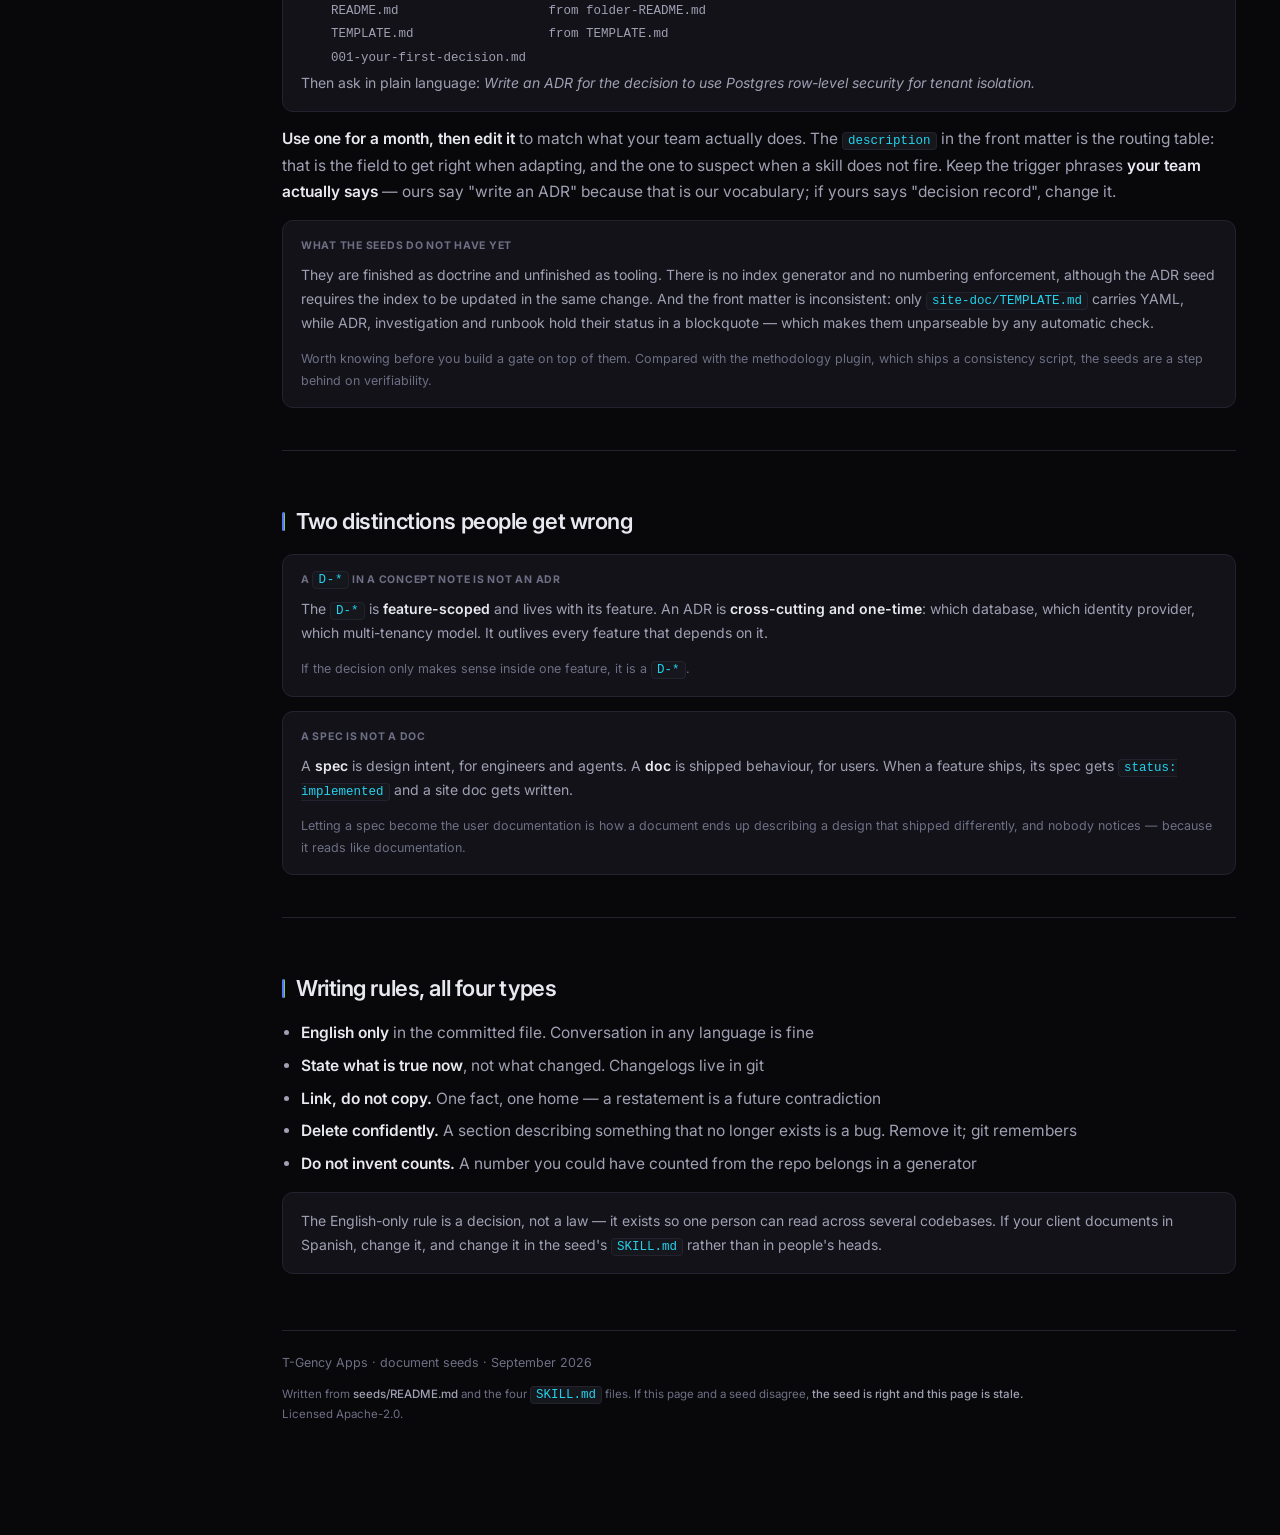
<file: docs/seeds.html>
<!doctype html>
<html lang="en"><head><meta charset="utf-8">
<meta name="viewport" content="width=device-width,initial-scale=1">
<title>Document seeds · Spec-Driven Development</title>
<link rel="preconnect" href="https://fonts.googleapis.com">
<link rel="preconnect" href="https://fonts.gstatic.com" crossorigin>
<link href="https://fonts.googleapis.com/css2?family=Inter:wght@400;500;600;700&display=swap" rel="stylesheet">
<style data-src="method.css">
/* GENERATED from docs/method.css - do not edit here.
   Edit method.css and run scripts/build-site.sh */
/* =============================================================
   T-Gency method reference — one content width, one call-out.
   The width is set by the grid column, not per element, so prose,
   cards, tables and rules share the same left and right edge.
   ============================================================= */
:root{
  --bg:#08080A; --panel:#121218; --panel2:#16161D;
  --line:#232330; --line2:#2E2E3D;
  --tx:#E8E8F0; --tx2:#A0A0B4; --tx3:#6E6E85;
  --purple:#8B5CF6; --blue:#3B82F6; --cyan:#22D3EE; --green:#A3E635;
  --red:#F0506E; --amber:#F5A524;
  --grad:linear-gradient(90deg,var(--purple),var(--blue),var(--green));
  --mono:ui-monospace,"SF Mono",Menlo,Consolas,monospace;
  --sans:"Inter",-apple-system,BlinkMacSystemFont,"Segoe UI",Roboto,sans-serif;
}
*{box-sizing:border-box}
html{scroll-behavior:smooth}
body{margin:0;background:var(--bg);color:var(--tx);font:15.5px/1.65 var(--sans);-webkit-font-smoothing:antialiased}
.wrap{display:grid;grid-template-columns:236px minmax(0,1fr);max-width:1560px;margin:0 auto}

/* ---------- nav ---------- */
nav{position:sticky;top:0;height:100vh;overflow-y:auto;padding:28px 14px 40px;border-right:1px solid var(--line)}
.brand{font-size:19px;font-weight:700;letter-spacing:-.02em}
.brand span{background:var(--grad);-webkit-background-clip:text;background-clip:text;color:transparent}
.brand em{font-style:normal;color:var(--green)}
.brandsub{font-size:11px;color:var(--tx3);letter-spacing:.09em;text-transform:uppercase;margin:2px 0 24px}
nav a{display:block;padding:6px 10px;border-radius:6px;font-size:13.5px;color:var(--tx2);text-decoration:none}
nav a:hover{background:var(--panel);color:var(--tx)}
.navgrp{font-size:10.5px;letter-spacing:.11em;text-transform:uppercase;color:var(--tx3);margin:20px 0 6px 10px;font-weight:600}
nav .ext{font-size:12.5px;color:var(--tx3)}
nav .ext:hover{color:var(--tx)}

/* ---------- type ---------- */
main{padding:0 44px 110px 46px;min-width:0}
section{padding-top:52px;scroll-margin-top:12px}
h1{font-size:33px;line-height:1.15;letter-spacing:-.025em;margin:0 0 10px;font-weight:700}
h2{font-size:22px;letter-spacing:-.02em;margin:0 0 14px;font-weight:600;display:flex;align-items:center;gap:11px}
h2::before{content:"";width:3px;height:19px;border-radius:2px;background:var(--grad);flex:none}
h3{font-size:16px;margin:28px 0 8px;font-weight:600;letter-spacing:-.01em}
h4{font-size:12.5px;margin:0 0 8px;font-weight:600;letter-spacing:.05em;text-transform:uppercase;color:var(--tx2)}
p{margin:0 0 13px;color:var(--tx2);line-height:1.72}
.lead{font-size:16.5px}
.sub{font-size:14px;color:var(--tx3);margin:-6px 0 18px}
ul{margin:0 0 14px;padding-left:19px;color:var(--tx2)}
li{margin:6px 0;line-height:1.72}
strong,b{color:var(--tx);font-weight:600}
a{color:var(--cyan)}
code{font:12.5px var(--mono);background:var(--panel2);padding:1px 5px;border-radius:4px;color:var(--cyan);border:1px solid var(--line)}
hr{border:0;border-top:1px solid var(--line);margin:42px 0 0}
/* the grid column owns the measure, not the element */
main p,main ul,main ol,main li,main div,main table,main section,main hr,
main header,main h1,main h2,main h3,main h4,footer{max-width:none}

/* ---------- header ---------- */
header{padding:44px 0 28px;border-bottom:1px solid var(--line)}
.meta{display:flex;gap:22px;flex-wrap:wrap;font-size:12.5px;color:var(--tx3);margin-top:18px}
.meta b{color:var(--tx2);font-weight:500}

/* ---------- the one call-out ----------
   There used to be five frames. Five frames make a reader think each
   one is a different kind of information, when the argument simply
   continues. Two formats in the whole document: plain text, and this. */
.card,.note{
  background:var(--panel);border:1px solid var(--line);border-radius:11px;
  padding:16px 18px;margin:14px 0;font-size:14px;color:var(--tx2)
}
.card h4,.note h4{
  margin:0 0 9px;font-size:10.5px;letter-spacing:.07em;text-transform:uppercase;
  color:var(--tx3);font-weight:700
}
.card p:last-child,.card ul:last-child,.note p:last-child{margin-bottom:0}
.card b,.note b{color:var(--tx)}
/* the closing line of a call-out: same frame, less weight */
.card .src,.note .src{font-size:12.5px;color:var(--tx3);margin-top:10px;margin-bottom:0}
.src{font-size:11.5px;color:var(--tx3)}

/* ---------- tables ---------- */
.scroll{overflow-x:auto;border:1px solid var(--line);border-radius:11px;background:var(--panel);margin-bottom:14px}
table{width:100%;border-collapse:collapse;font-size:13.5px}
th{text-align:left;font-size:10.5px;letter-spacing:.08em;text-transform:uppercase;color:var(--tx3);font-weight:600;padding:12px 13px 8px;border-bottom:1px solid var(--line2);white-space:nowrap}
td{padding:11px 14px;border-bottom:1px solid var(--line);color:var(--tx2);vertical-align:top;line-height:1.6}
tr:last-child td{border-bottom:0}
td p,td ul{max-width:none}

/* ---------- inline status ---------- */
.pill{display:inline-flex;font-size:10.5px;font-weight:700;letter-spacing:.06em;text-transform:uppercase;padding:3px 9px;border-radius:20px;border:1px solid;white-space:nowrap}
.p-red{color:#FF8FA3;border-color:#5C1F2E;background:#2A0F17}
.p-amb{color:#FFC978;border-color:#5C4318;background:#2A1F0C}
.p-blu{color:#8FC5FF;border-color:#1E3A5C;background:#0D1B2A}
.p-gry{color:var(--tx2);border-color:var(--line2);background:var(--panel2)}
.p-pur{color:#C4A8FF;border-color:#3D2A5C;background:#190F2A}
.yes{color:var(--green)}.no{color:var(--red)}.part{color:var(--amber)}

/* ---------- checked list ---------- */
.tick{list-style:none;padding:0;margin:0 0 6px}
.tick li{padding-left:20px;position:relative;margin:6px 0;font-size:14px}
.tick li::before{position:absolute;left:0;font-weight:700}
.tick li.y::before{content:"\2713";color:var(--green)}
.tick li.p::before{content:"~";color:var(--amber);font-size:16px;top:-2px}
.tick li.n::before{content:"\2715";color:var(--red);font-size:12px;top:2px}

/* ---------- chain / code block ---------- */
.chain{font:12.5px/1.9 var(--mono);color:var(--tx2);margin:0}
.chain code{background:none;border:0;padding:0}

footer{margin-top:56px;padding-top:22px;border-top:1px solid var(--line);font-size:12.5px;color:var(--tx3)}
footer .met{margin-top:10px;font-size:11.5px;line-height:1.8}
footer .met b{color:var(--tx2);font-weight:500}

@media(max-width:900px){
  .wrap{grid-template-columns:1fr}
  nav{position:static;height:auto;border-right:0;border-bottom:1px solid var(--line)}
  main{padding:0 20px 80px}
  h1{font-size:26px}
}

/* ---------- figures ----------
   The delivery loop is a CSS grid rather than SVG: it is mostly text, and text
   in a grid stays selectable, searchable and responsive. The roles figure IS
   an SVG, because its claim is the two crossing edges - which prose cannot
   show and a table flattens. */
figure{margin:20px 0 8px}
figcaption{font-size:12.5px;color:var(--tx3);margin-top:10px;line-height:1.65}
figcaption b{color:var(--tx2)}

.loop{display:grid;gap:11px}
.band{border:1px solid var(--line);border-radius:12px;padding:15px 17px;background:#0C0C11;display:grid;gap:11px}
.bandlabel{font:600 10.5px/1 var(--mono);letter-spacing:.13em;text-transform:uppercase}
.b1 .bandlabel{color:var(--purple)}
.b2 .bandlabel{color:var(--green)}

.step{display:grid;grid-template-columns:160px minmax(140px,1fr) minmax(0,1.45fr);gap:16px;align-items:start}
.who{font-size:11.5px;color:var(--tx3);text-align:right;padding-top:12px;line-height:1.45}
.who i{display:block;font-style:normal;color:#50506A;font-size:10.5px}
.node{position:relative;border:1px solid var(--line2);border-radius:9px;background:var(--panel);
      padding:11px 14px;display:flex;gap:11px;align-items:baseline}
.node .n{font:600 10.5px var(--mono);color:var(--tx3);flex:none}
.node .t{font-size:14.5px;font-weight:600;color:var(--tx)}
.node.hot{border-color:var(--purple)}
.step:not(:last-child) .node::after{content:"";position:absolute;left:50%;top:calc(100% + 1px);
      width:1px;height:11px;background:var(--line2)}
.ann{font-size:12.5px;color:var(--tx2);padding-top:8px;line-height:1.6}
.ann em{display:block;font-style:normal;color:var(--tx3);font-size:11.5px;margin-top:1px}
.ann .f{font:11.5px var(--mono);color:var(--cyan)}
.sig{grid-column:2/4;font-size:11.5px;color:var(--amber);padding-left:2px;margin:-4px 0}
.direct{border:1px dashed var(--line2);border-radius:8px;padding:8px 10px;background:transparent;
        text-align:left;color:var(--tx3);font-size:11.5px;line-height:1.4}
.direct b{display:block;font:600 9.5px var(--mono);letter-spacing:.1em;text-transform:uppercase;
          color:#50506A;margin-bottom:3px}
.gate{border:1px solid #5C4318;background:#1A1206;border-radius:11px;padding:12px 16px;
      display:flex;gap:14px;align-items:baseline;flex-wrap:wrap}
.gate .g{font:700 9.5px var(--mono);letter-spacing:.13em;text-transform:uppercase;color:var(--amber)}
.gate .t{font-size:15px;font-weight:600;color:var(--tx)}
.gate .x{font-size:12.5px;color:#C9A25E}
.rail{border-left:2px dashed #1E5C6B;padding:2px 0 2px 14px;margin:2px 0 0;font-size:12.5px;color:var(--tx3)}
.rail b{color:var(--cyan);font-weight:600}

@media(max-width:820px){
  .step{grid-template-columns:1fr}
  .who{text-align:left;padding-top:0}
  .sig{grid-column:1}
}

/* ---------- brand ---------- */
.brand{display:block;text-decoration:none;margin:0 0 4px}
.brand img{display:block;width:120px;height:auto}
.brand:hover{opacity:.75}
</style>
</head><body>
<div class="wrap">
<nav>
  <a class="brand" href="index.html"><img src="assets/tgency-logo.png" alt="T-Gency" width="120"></a>
  <div class="brandsub">Document seeds</div>

  <div class="navgrp">On this page</div>
  <a href="#four">The four types</a>
  <a href="#which">Which one, and why</a>
  <a href="#install">Installing a seed</a>
  <a href="#confuse">Two distinctions people get wrong</a>
  <a href="#rules">Writing rules</a>

  <div class="navgrp">The reference</div>
  <a class="ext" href="index.html">&larr; All nine sections</a>
  <a class="ext" href="quickstart.html">0 &middot; Quickstart &rarr;</a>
  <a class="ext" href="talk-outline.html">Talk outline &rarr;</a>
  <a class="ext" href="skills.html">Security skills &rarr;</a>

  <div class="navgrp">The files</div>
  <a class="ext" href="../seeds/adr/SKILL.md">adr &rarr;</a>
  <a class="ext" href="../seeds/investigation/SKILL.md">investigation &rarr;</a>
  <a class="ext" href="../seeds/runbook/SKILL.md">runbook &rarr;</a>
  <a class="ext" href="../seeds/site-doc/SKILL.md">site-doc &rarr;</a>
</nav>
<main>
<header>
  <h1>Document seeds</h1>
  <p class="lead">The three-document pipeline covers features. A repo needs four more kinds of document, and each has a different lifecycle. Each seed here is a skill that teaches an agent to write that type well, a template, and a README for the destination folder.</p>
  <div class="meta">
    <span><b>Starting points</b>, not finished products</span>
    <span><b>Sorted by lifecycle</b>, not by topic</span>
    <span><b>Context</b> <a href="index.html#docs">section 8</a></span>
  </div>
</header>

<section id="four"><h2>The four types</h2>

<div class="scroll"><table>
<thead><tr><th>Type</th><th>What it is</th><th>Lifecycle</th></tr></thead>
<tbody>
<tr><td><b>ADR</b></td><td>A cross-cutting architectural decision</td><td><b>Immutable once accepted.</b> Superseded, never edited</td></tr>
<tr><td><b>Investigation</b></td><td>Pre-spec research, an audit, a post-mortem</td><td>Dated. A snapshot, never retro-edited</td></tr>
<tr><td><b>Runbook</b></td><td>An operator playbook</td><td>Updated with the operation it describes</td></tr>
<tr><td><b>Site doc</b></td><td>Shipped behaviour, for users</td><td>Written when a feature ships</td></tr>
</tbody></table></div>

<p>Each folder holds three files. <b><code>SKILL.md</code></b> teaches an agent to write that document type well: when it applies, what it must contain, and <b>what makes a bad one</b> &mdash; that last section is what turns a template into a criterion. <b><code>TEMPLATE.md</code></b> is the file the document starts from. <b><code>folder-README.md</code></b> goes in the destination folder in your repo, so whoever opens <code>docs/adrs/</code> learns the rules without reading this page.</p>

<h3>The rule each one is built around</h3>
<div class="card">
  <p><b>ADR</b> &mdash; <i>immutable once accepted. A decision log you can rewrite is not a decision log.</i></p>
  <p><b>Investigation</b> &mdash; <i>separate verified from inferred, explicitly.</i> With a criterion worth stealing: <i>"the endpoint is not in the published spec" is a reason; "didn't check" is not</i> &mdash; and an unverified claim with a bad reason should be treated as if the marker were not there.</p>
  <p><b>Runbook</b> &mdash; <i>the rollback names the point of no return, before that step.</i></p>
  <p><b>Site doc</b> &mdash; <i>a behaviour change is not done until the doc that describes that behaviour changes with it, in the same PR.</i></p>
</div>
</section>

<hr class="div">
<section id="which"><h2>Which one, and why</h2>
<p class="sub">Sort by lifecycle, not by topic. That is the whole idea.</p>

<p>It is what stops the same fact from living in two places and disagreeing:</p>

<ul>
  <li>A decision is <b>immutable</b> &rarr; ADR</li>
  <li>Research is a <b>dated snapshot</b> &rarr; investigation</li>
  <li>A convention is <b>living</b> &rarr; <code>docs/conventions/</code></li>
  <li>A procedure changes <b>with the operation</b> &rarr; runbook</li>
  <li>User-facing docs change <b>when behaviour ships</b> &rarr; site</li>
</ul>

<p><b>If two of these seem to fit, the document is probably two documents.</b></p>
</section>

<hr class="div">
<section id="install"><h2>Installing a seed</h2>

<div class="card">
  <p class="chain">your-repo/<br>
  &nbsp;&nbsp;.claude/skills/adr/SKILL.md&nbsp;&nbsp;&nbsp;&nbsp;&nbsp;&nbsp;&nbsp;&nbsp;&nbsp;the skill<br>
  &nbsp;&nbsp;docs/adrs/<br>
  &nbsp;&nbsp;&nbsp;&nbsp;README.md&nbsp;&nbsp;&nbsp;&nbsp;&nbsp;&nbsp;&nbsp;&nbsp;&nbsp;&nbsp;&nbsp;&nbsp;&nbsp;&nbsp;&nbsp;&nbsp;&nbsp;&nbsp;&nbsp;&nbsp;from folder-README.md<br>
  &nbsp;&nbsp;&nbsp;&nbsp;TEMPLATE.md&nbsp;&nbsp;&nbsp;&nbsp;&nbsp;&nbsp;&nbsp;&nbsp;&nbsp;&nbsp;&nbsp;&nbsp;&nbsp;&nbsp;&nbsp;&nbsp;&nbsp;&nbsp;from TEMPLATE.md<br>
  &nbsp;&nbsp;&nbsp;&nbsp;001-your-first-decision.md</p>
  <p>Then ask in plain language: <i>Write an ADR for the decision to use Postgres row-level security for tenant isolation.</i></p>
</div>

<p><b>Use one for a month, then edit it</b> to match what your team actually does. The <code>description</code> in the front matter is the routing table: that is the field to get right when adapting, and the one to suspect when a skill does not fire. Keep the trigger phrases <b>your team actually says</b> &mdash; ours say "write an ADR" because that is our vocabulary; if yours says "decision record", change it.</p>

<div class="card">
  <h4>What the seeds do not have yet</h4>
  <p>They are finished as doctrine and unfinished as tooling. There is no index generator and no numbering enforcement, although the ADR seed requires the index to be updated in the same change. And the front matter is inconsistent: only <code>site-doc/TEMPLATE.md</code> carries YAML, while ADR, investigation and runbook hold their status in a blockquote &mdash; which makes them unparseable by any automatic check.</p>
  <p class="src">Worth knowing before you build a gate on top of them. Compared with the methodology plugin, which ships a consistency script, the seeds are a step behind on verifiability.</p>
</div>
</section>

<hr class="div">
<section id="confuse"><h2>Two distinctions people get wrong</h2>

<div class="card">
  <h4>A <code>D-*</code> in a Concept Note is not an ADR</h4>
  <p>The <code>D-*</code> is <b>feature-scoped</b> and lives with its feature. An ADR is <b>cross-cutting and one-time</b>: which database, which identity provider, which multi-tenancy model. It outlives every feature that depends on it.</p>
  <p class="src">If the decision only makes sense inside one feature, it is a <code>D-*</code>.</p>
</div>

<div class="card">
  <h4>A spec is not a doc</h4>
  <p>A <b>spec</b> is design intent, for engineers and agents. A <b>doc</b> is shipped behaviour, for users. When a feature ships, its spec gets <code>status: implemented</code> and a site doc gets written.</p>
  <p class="src">Letting a spec become the user documentation is how a document ends up describing a design that shipped differently, and nobody notices &mdash; because it reads like documentation.</p>
</div>
</section>

<hr class="div">
<section id="rules"><h2>Writing rules, all four types</h2>

<ul>
  <li><b>English only</b> in the committed file. Conversation in any language is fine</li>
  <li><b>State what is true now</b>, not what changed. Changelogs live in git</li>
  <li><b>Link, do not copy.</b> One fact, one home &mdash; a restatement is a future contradiction</li>
  <li><b>Delete confidently.</b> A section describing something that no longer exists is a bug. Remove it; git remembers</li>
  <li><b>Do not invent counts.</b> A number you could have counted from the repo belongs in a generator</li>
</ul>

<div class="note">
  <p>The English-only rule is a decision, not a law &mdash; it exists so one person can read across several codebases. If your client documents in Spanish, change it, and change it in the seed's <code>SKILL.md</code> rather than in people's heads.</p>
</div>
</section>

<footer>
  T-Gency Apps &middot; document seeds &middot; September 2026
  <div class="met">
    Written from <b>seeds/README.md</b> and the four <code>SKILL.md</code> files. If this page and a seed disagree, <b>the seed is right and this page is stale.</b><br>
    Licensed Apache-2.0.
  </div>
</footer>
</main>
</div>
</body></html>
</file>
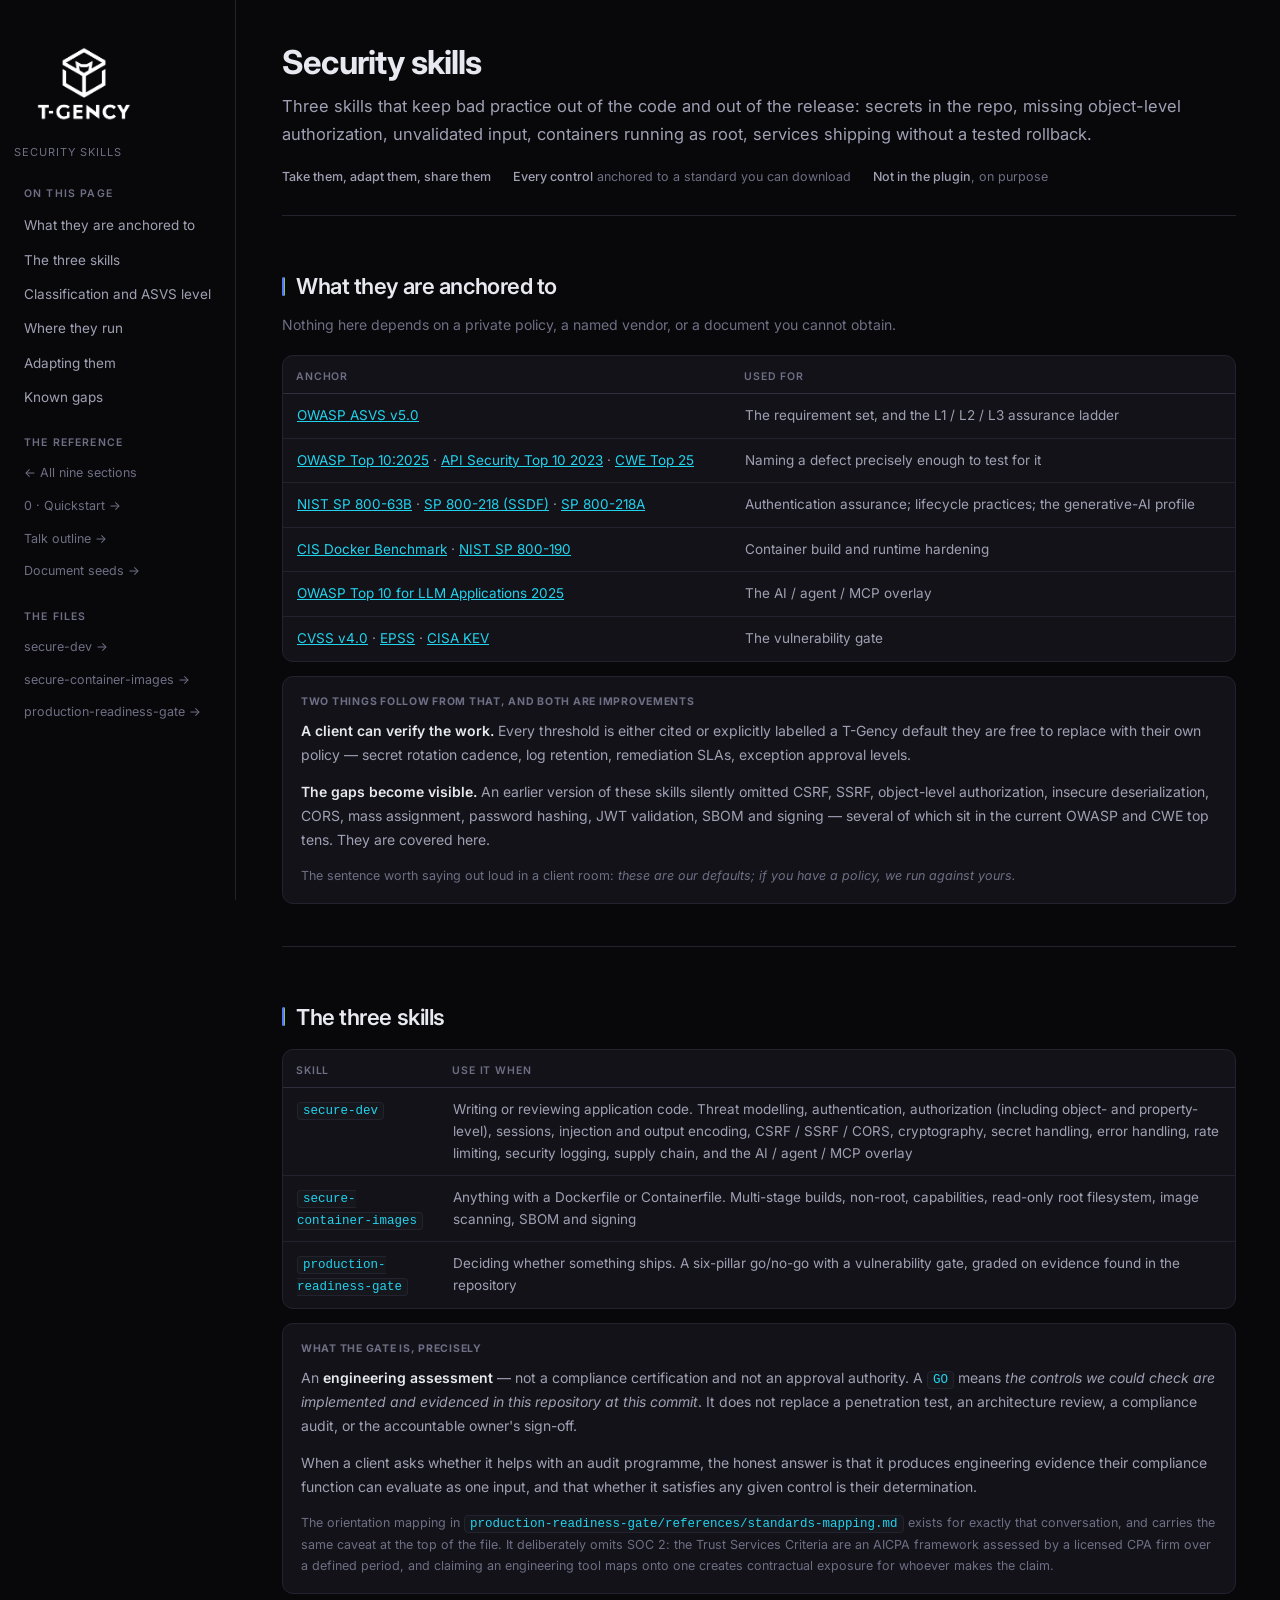
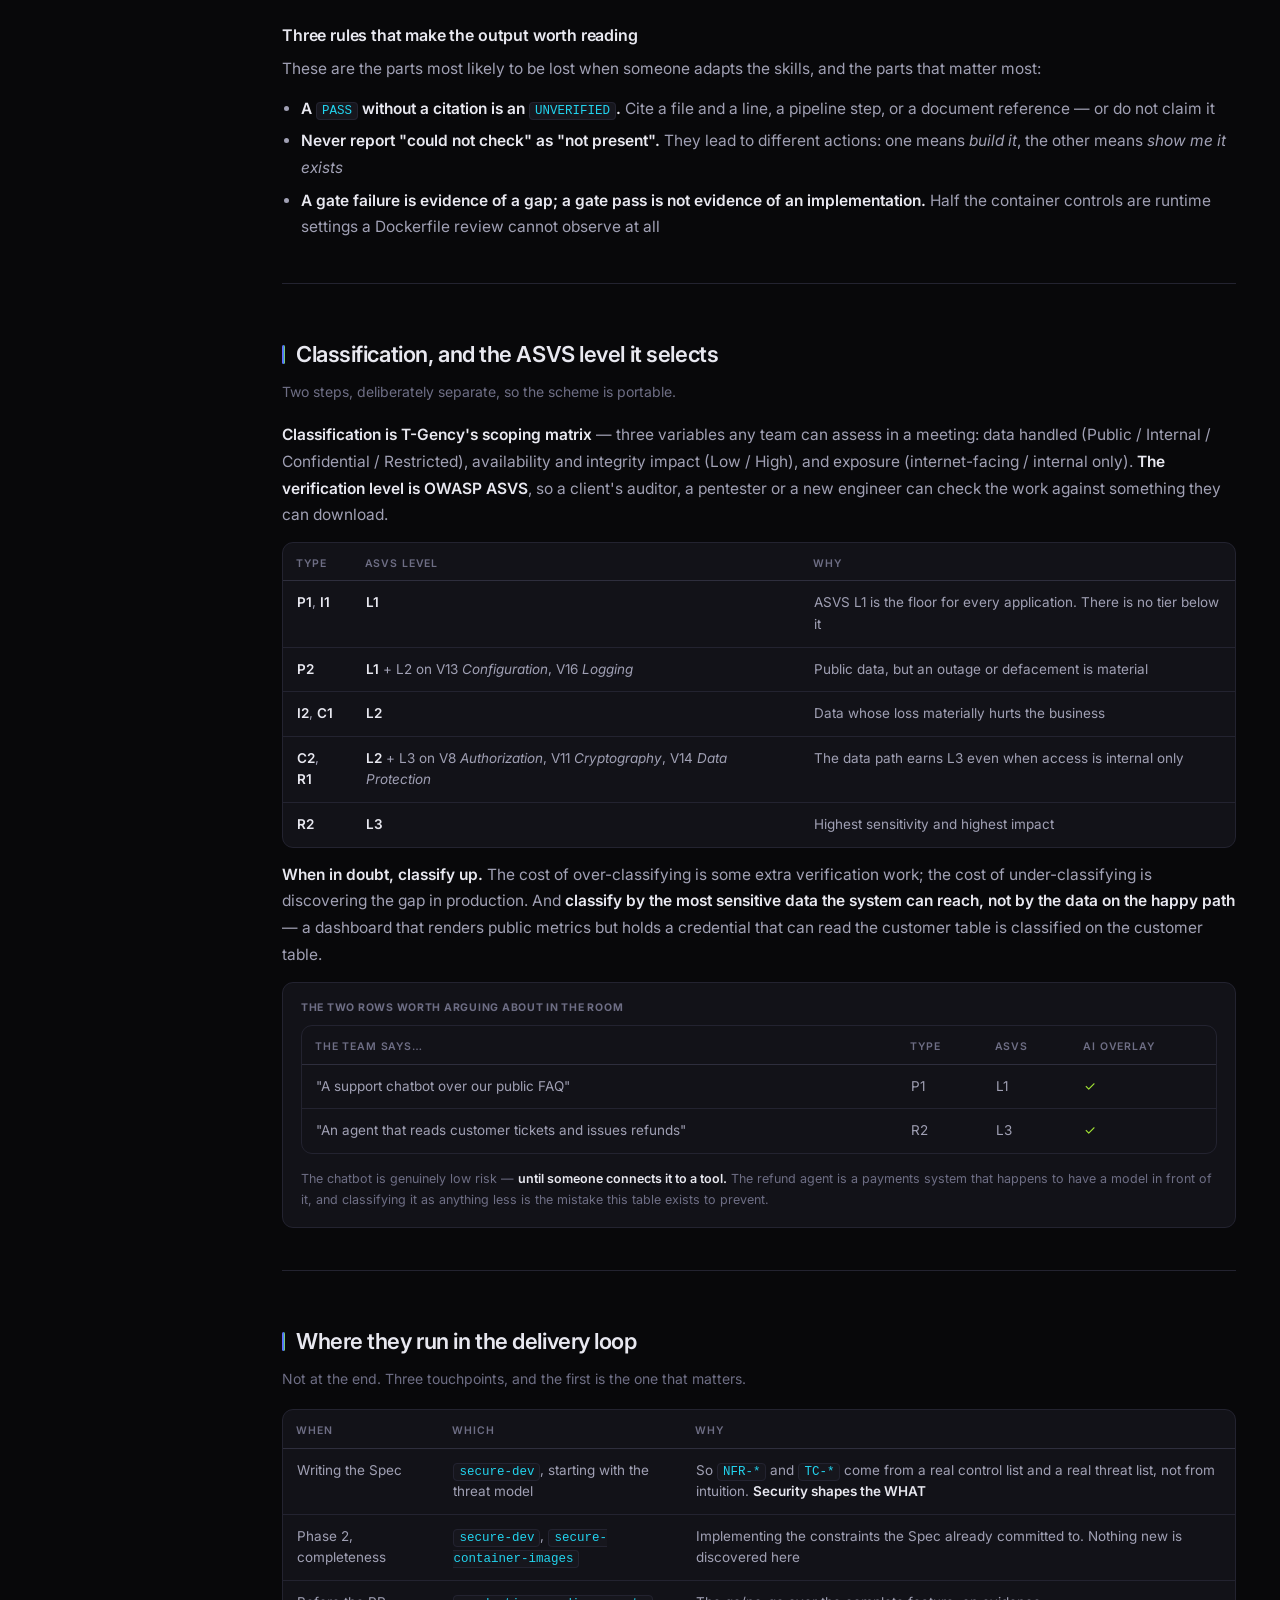
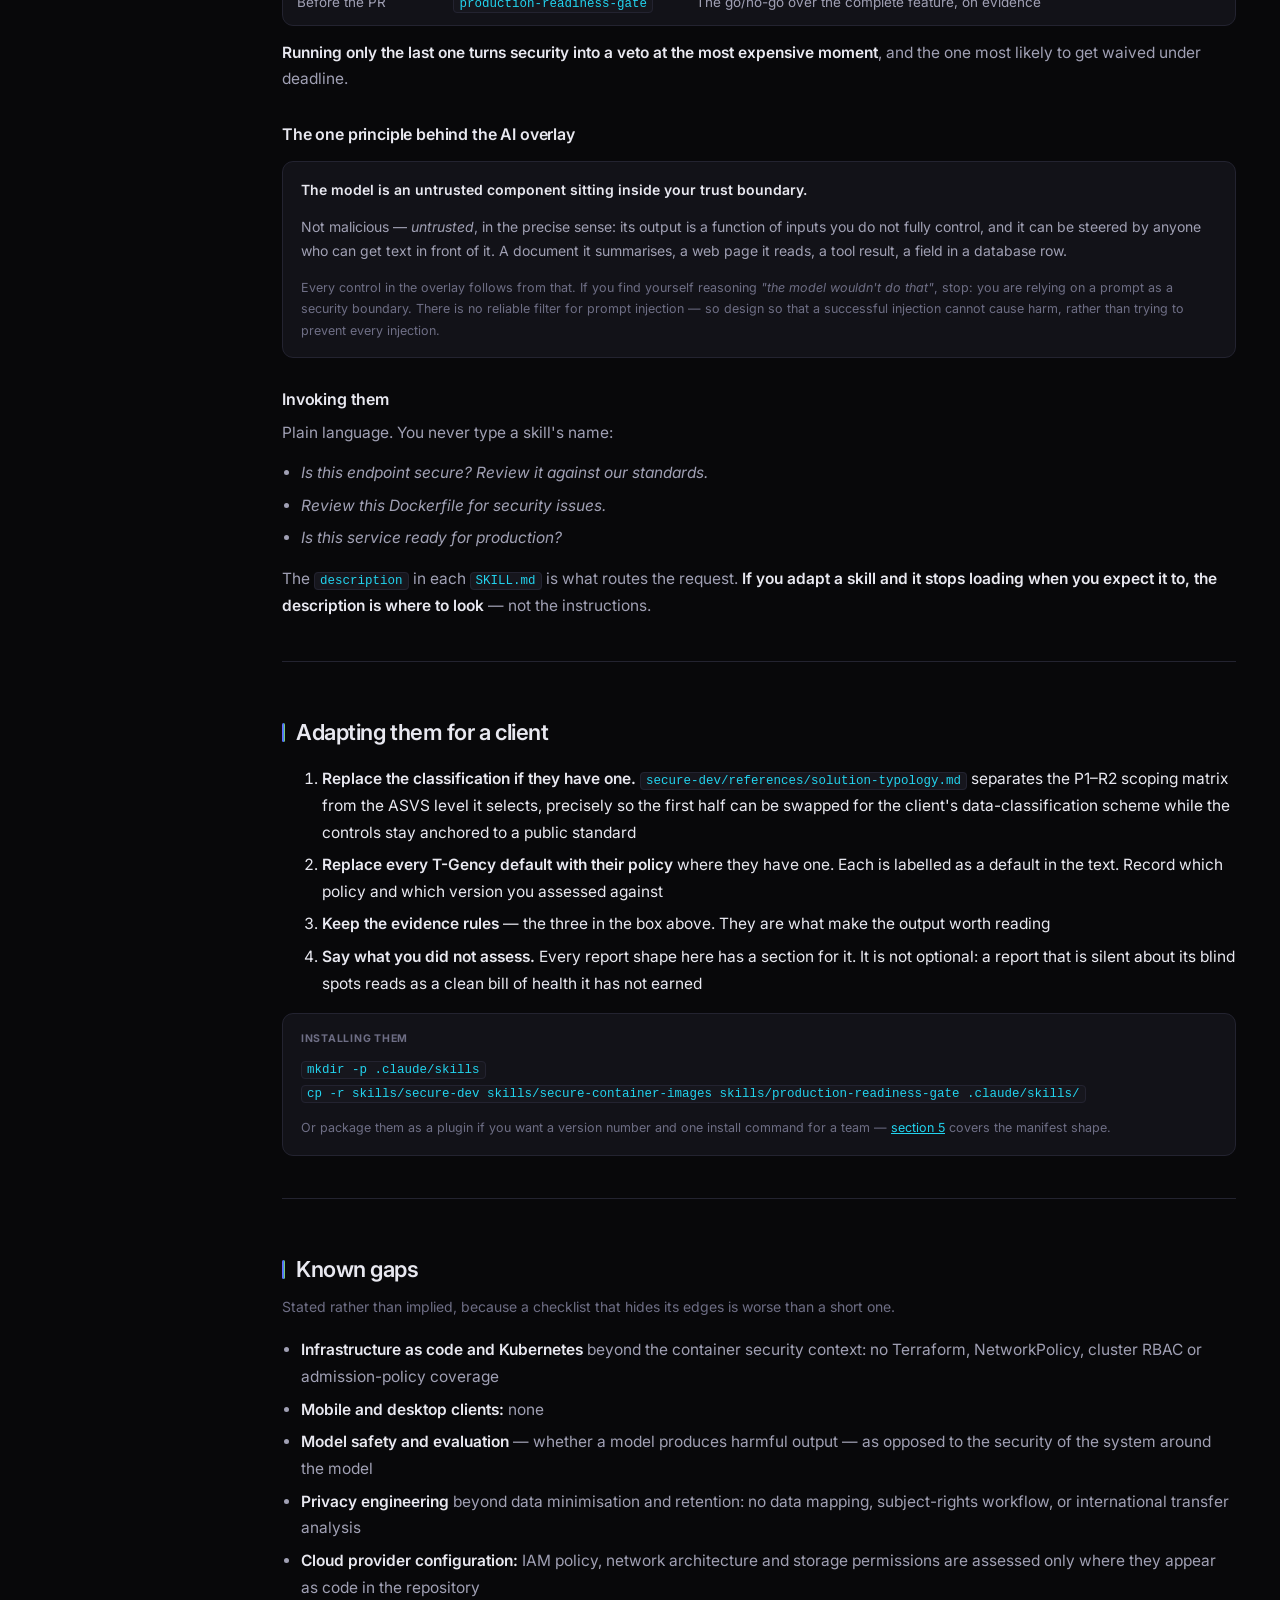
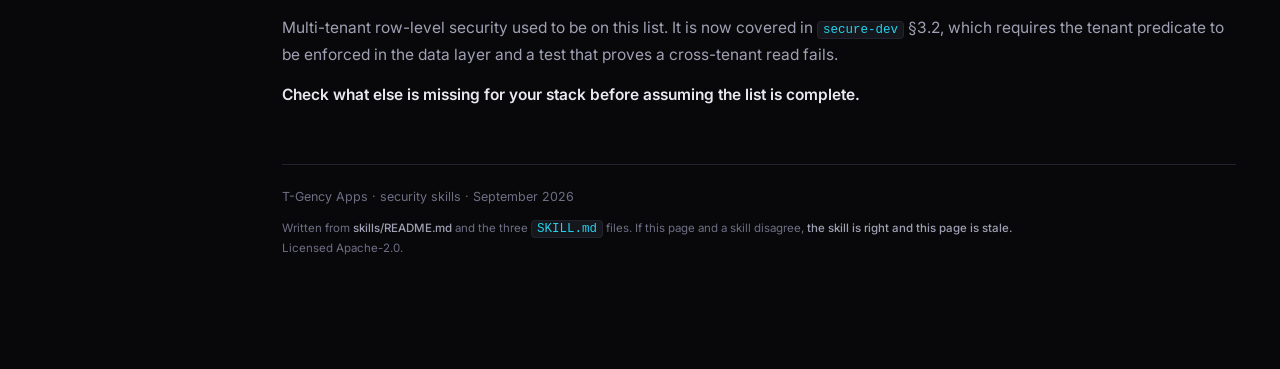
<file: docs/skills.html>
<!doctype html>
<html lang="en"><head><meta charset="utf-8">
<meta name="viewport" content="width=device-width,initial-scale=1">
<title>Security skills · Spec-Driven Development</title>
<link rel="preconnect" href="https://fonts.googleapis.com">
<link rel="preconnect" href="https://fonts.gstatic.com" crossorigin>
<link href="https://fonts.googleapis.com/css2?family=Inter:wght@400;500;600;700&display=swap" rel="stylesheet">
<style data-src="method.css">
/* GENERATED from docs/method.css - do not edit here.
   Edit method.css and run scripts/build-site.sh */
/* =============================================================
   T-Gency method reference — one content width, one call-out.
   The width is set by the grid column, not per element, so prose,
   cards, tables and rules share the same left and right edge.
   ============================================================= */
:root{
  --bg:#08080A; --panel:#121218; --panel2:#16161D;
  --line:#232330; --line2:#2E2E3D;
  --tx:#E8E8F0; --tx2:#A0A0B4; --tx3:#6E6E85;
  --purple:#8B5CF6; --blue:#3B82F6; --cyan:#22D3EE; --green:#A3E635;
  --red:#F0506E; --amber:#F5A524;
  --grad:linear-gradient(90deg,var(--purple),var(--blue),var(--green));
  --mono:ui-monospace,"SF Mono",Menlo,Consolas,monospace;
  --sans:"Inter",-apple-system,BlinkMacSystemFont,"Segoe UI",Roboto,sans-serif;
}
*{box-sizing:border-box}
html{scroll-behavior:smooth}
body{margin:0;background:var(--bg);color:var(--tx);font:15.5px/1.65 var(--sans);-webkit-font-smoothing:antialiased}
.wrap{display:grid;grid-template-columns:236px minmax(0,1fr);max-width:1560px;margin:0 auto}

/* ---------- nav ---------- */
nav{position:sticky;top:0;height:100vh;overflow-y:auto;padding:28px 14px 40px;border-right:1px solid var(--line)}
.brand{font-size:19px;font-weight:700;letter-spacing:-.02em}
.brand span{background:var(--grad);-webkit-background-clip:text;background-clip:text;color:transparent}
.brand em{font-style:normal;color:var(--green)}
.brandsub{font-size:11px;color:var(--tx3);letter-spacing:.09em;text-transform:uppercase;margin:2px 0 24px}
nav a{display:block;padding:6px 10px;border-radius:6px;font-size:13.5px;color:var(--tx2);text-decoration:none}
nav a:hover{background:var(--panel);color:var(--tx)}
.navgrp{font-size:10.5px;letter-spacing:.11em;text-transform:uppercase;color:var(--tx3);margin:20px 0 6px 10px;font-weight:600}
nav .ext{font-size:12.5px;color:var(--tx3)}
nav .ext:hover{color:var(--tx)}

/* ---------- type ---------- */
main{padding:0 44px 110px 46px;min-width:0}
section{padding-top:52px;scroll-margin-top:12px}
h1{font-size:33px;line-height:1.15;letter-spacing:-.025em;margin:0 0 10px;font-weight:700}
h2{font-size:22px;letter-spacing:-.02em;margin:0 0 14px;font-weight:600;display:flex;align-items:center;gap:11px}
h2::before{content:"";width:3px;height:19px;border-radius:2px;background:var(--grad);flex:none}
h3{font-size:16px;margin:28px 0 8px;font-weight:600;letter-spacing:-.01em}
h4{font-size:12.5px;margin:0 0 8px;font-weight:600;letter-spacing:.05em;text-transform:uppercase;color:var(--tx2)}
p{margin:0 0 13px;color:var(--tx2);line-height:1.72}
.lead{font-size:16.5px}
.sub{font-size:14px;color:var(--tx3);margin:-6px 0 18px}
ul{margin:0 0 14px;padding-left:19px;color:var(--tx2)}
li{margin:6px 0;line-height:1.72}
strong,b{color:var(--tx);font-weight:600}
a{color:var(--cyan)}
code{font:12.5px var(--mono);background:var(--panel2);padding:1px 5px;border-radius:4px;color:var(--cyan);border:1px solid var(--line)}
hr{border:0;border-top:1px solid var(--line);margin:42px 0 0}
/* the grid column owns the measure, not the element */
main p,main ul,main ol,main li,main div,main table,main section,main hr,
main header,main h1,main h2,main h3,main h4,footer{max-width:none}

/* ---------- header ---------- */
header{padding:44px 0 28px;border-bottom:1px solid var(--line)}
.meta{display:flex;gap:22px;flex-wrap:wrap;font-size:12.5px;color:var(--tx3);margin-top:18px}
.meta b{color:var(--tx2);font-weight:500}

/* ---------- the one call-out ----------
   There used to be five frames. Five frames make a reader think each
   one is a different kind of information, when the argument simply
   continues. Two formats in the whole document: plain text, and this. */
.card,.note{
  background:var(--panel);border:1px solid var(--line);border-radius:11px;
  padding:16px 18px;margin:14px 0;font-size:14px;color:var(--tx2)
}
.card h4,.note h4{
  margin:0 0 9px;font-size:10.5px;letter-spacing:.07em;text-transform:uppercase;
  color:var(--tx3);font-weight:700
}
.card p:last-child,.card ul:last-child,.note p:last-child{margin-bottom:0}
.card b,.note b{color:var(--tx)}
/* the closing line of a call-out: same frame, less weight */
.card .src,.note .src{font-size:12.5px;color:var(--tx3);margin-top:10px;margin-bottom:0}
.src{font-size:11.5px;color:var(--tx3)}

/* ---------- tables ---------- */
.scroll{overflow-x:auto;border:1px solid var(--line);border-radius:11px;background:var(--panel);margin-bottom:14px}
table{width:100%;border-collapse:collapse;font-size:13.5px}
th{text-align:left;font-size:10.5px;letter-spacing:.08em;text-transform:uppercase;color:var(--tx3);font-weight:600;padding:12px 13px 8px;border-bottom:1px solid var(--line2);white-space:nowrap}
td{padding:11px 14px;border-bottom:1px solid var(--line);color:var(--tx2);vertical-align:top;line-height:1.6}
tr:last-child td{border-bottom:0}
td p,td ul{max-width:none}

/* ---------- inline status ---------- */
.pill{display:inline-flex;font-size:10.5px;font-weight:700;letter-spacing:.06em;text-transform:uppercase;padding:3px 9px;border-radius:20px;border:1px solid;white-space:nowrap}
.p-red{color:#FF8FA3;border-color:#5C1F2E;background:#2A0F17}
.p-amb{color:#FFC978;border-color:#5C4318;background:#2A1F0C}
.p-blu{color:#8FC5FF;border-color:#1E3A5C;background:#0D1B2A}
.p-gry{color:var(--tx2);border-color:var(--line2);background:var(--panel2)}
.p-pur{color:#C4A8FF;border-color:#3D2A5C;background:#190F2A}
.yes{color:var(--green)}.no{color:var(--red)}.part{color:var(--amber)}

/* ---------- checked list ---------- */
.tick{list-style:none;padding:0;margin:0 0 6px}
.tick li{padding-left:20px;position:relative;margin:6px 0;font-size:14px}
.tick li::before{position:absolute;left:0;font-weight:700}
.tick li.y::before{content:"\2713";color:var(--green)}
.tick li.p::before{content:"~";color:var(--amber);font-size:16px;top:-2px}
.tick li.n::before{content:"\2715";color:var(--red);font-size:12px;top:2px}

/* ---------- chain / code block ---------- */
.chain{font:12.5px/1.9 var(--mono);color:var(--tx2);margin:0}
.chain code{background:none;border:0;padding:0}

footer{margin-top:56px;padding-top:22px;border-top:1px solid var(--line);font-size:12.5px;color:var(--tx3)}
footer .met{margin-top:10px;font-size:11.5px;line-height:1.8}
footer .met b{color:var(--tx2);font-weight:500}

@media(max-width:900px){
  .wrap{grid-template-columns:1fr}
  nav{position:static;height:auto;border-right:0;border-bottom:1px solid var(--line)}
  main{padding:0 20px 80px}
  h1{font-size:26px}
}

/* ---------- figures ----------
   The delivery loop is a CSS grid rather than SVG: it is mostly text, and text
   in a grid stays selectable, searchable and responsive. The roles figure IS
   an SVG, because its claim is the two crossing edges - which prose cannot
   show and a table flattens. */
figure{margin:20px 0 8px}
figcaption{font-size:12.5px;color:var(--tx3);margin-top:10px;line-height:1.65}
figcaption b{color:var(--tx2)}

.loop{display:grid;gap:11px}
.band{border:1px solid var(--line);border-radius:12px;padding:15px 17px;background:#0C0C11;display:grid;gap:11px}
.bandlabel{font:600 10.5px/1 var(--mono);letter-spacing:.13em;text-transform:uppercase}
.b1 .bandlabel{color:var(--purple)}
.b2 .bandlabel{color:var(--green)}

.step{display:grid;grid-template-columns:160px minmax(140px,1fr) minmax(0,1.45fr);gap:16px;align-items:start}
.who{font-size:11.5px;color:var(--tx3);text-align:right;padding-top:12px;line-height:1.45}
.who i{display:block;font-style:normal;color:#50506A;font-size:10.5px}
.node{position:relative;border:1px solid var(--line2);border-radius:9px;background:var(--panel);
      padding:11px 14px;display:flex;gap:11px;align-items:baseline}
.node .n{font:600 10.5px var(--mono);color:var(--tx3);flex:none}
.node .t{font-size:14.5px;font-weight:600;color:var(--tx)}
.node.hot{border-color:var(--purple)}
.step:not(:last-child) .node::after{content:"";position:absolute;left:50%;top:calc(100% + 1px);
      width:1px;height:11px;background:var(--line2)}
.ann{font-size:12.5px;color:var(--tx2);padding-top:8px;line-height:1.6}
.ann em{display:block;font-style:normal;color:var(--tx3);font-size:11.5px;margin-top:1px}
.ann .f{font:11.5px var(--mono);color:var(--cyan)}
.sig{grid-column:2/4;font-size:11.5px;color:var(--amber);padding-left:2px;margin:-4px 0}
.direct{border:1px dashed var(--line2);border-radius:8px;padding:8px 10px;background:transparent;
        text-align:left;color:var(--tx3);font-size:11.5px;line-height:1.4}
.direct b{display:block;font:600 9.5px var(--mono);letter-spacing:.1em;text-transform:uppercase;
          color:#50506A;margin-bottom:3px}
.gate{border:1px solid #5C4318;background:#1A1206;border-radius:11px;padding:12px 16px;
      display:flex;gap:14px;align-items:baseline;flex-wrap:wrap}
.gate .g{font:700 9.5px var(--mono);letter-spacing:.13em;text-transform:uppercase;color:var(--amber)}
.gate .t{font-size:15px;font-weight:600;color:var(--tx)}
.gate .x{font-size:12.5px;color:#C9A25E}
.rail{border-left:2px dashed #1E5C6B;padding:2px 0 2px 14px;margin:2px 0 0;font-size:12.5px;color:var(--tx3)}
.rail b{color:var(--cyan);font-weight:600}

@media(max-width:820px){
  .step{grid-template-columns:1fr}
  .who{text-align:left;padding-top:0}
  .sig{grid-column:1}
}

/* ---------- brand ---------- */
.brand{display:block;text-decoration:none;margin:0 0 4px}
.brand img{display:block;width:120px;height:auto}
.brand:hover{opacity:.75}
</style>
</head><body>
<div class="wrap">
<nav>
  <a class="brand" href="index.html"><img src="assets/tgency-logo.png" alt="T-Gency" width="120"></a>
  <div class="brandsub">Security skills</div>

  <div class="navgrp">On this page</div>
  <a href="#anchors">What they are anchored to</a>
  <a href="#three">The three skills</a>
  <a href="#tiering">Classification and ASVS level</a>
  <a href="#where">Where they run</a>
  <a href="#adapt">Adapting them</a>
  <a href="#gaps">Known gaps</a>

  <div class="navgrp">The reference</div>
  <a class="ext" href="index.html">&larr; All nine sections</a>
  <a class="ext" href="quickstart.html">0 &middot; Quickstart &rarr;</a>
  <a class="ext" href="talk-outline.html">Talk outline &rarr;</a>
  <a class="ext" href="seeds.html">Document seeds &rarr;</a>

  <div class="navgrp">The files</div>
  <a class="ext" href="../skills/secure-dev/SKILL.md">secure-dev &rarr;</a>
  <a class="ext" href="../skills/secure-container-images/SKILL.md">secure-container-images &rarr;</a>
  <a class="ext" href="../skills/production-readiness-gate/SKILL.md">production-readiness-gate &rarr;</a>
</nav>
<main>
<header>
  <h1>Security skills</h1>
  <p class="lead">Three skills that keep bad practice out of the code and out of the release: secrets in the repo, missing object-level authorization, unvalidated input, containers running as root, services shipping without a tested rollback.</p>
  <div class="meta">
    <span><b>Take them, adapt them, share them</b></span>
    <span><b>Every control</b> anchored to a standard you can download</span>
    <span><b>Not in the plugin</b>, on purpose</span>
  </div>
</header>

<section id="anchors"><h2>What they are anchored to</h2>
<p class="sub">Nothing here depends on a private policy, a named vendor, or a document you cannot obtain.</p>

<div class="scroll"><table>
<thead><tr><th>Anchor</th><th>Used for</th></tr></thead>
<tbody>
<tr><td><a href="https://owasp.org/www-project-application-security-verification-standard/" target="_blank" rel="noopener">OWASP ASVS v5.0</a></td><td>The requirement set, and the L1 / L2 / L3 assurance ladder</td></tr>
<tr><td><a href="https://owasp.org/Top10/2025/" target="_blank" rel="noopener">OWASP Top 10:2025</a> &middot; <a href="https://owasp.org/API-Security/" target="_blank" rel="noopener">API Security Top 10 2023</a> &middot; <a href="https://cwe.mitre.org/top25/" target="_blank" rel="noopener">CWE Top 25</a></td><td>Naming a defect precisely enough to test for it</td></tr>
<tr><td><a href="https://pages.nist.gov/800-63-3/sp800-63b.html" target="_blank" rel="noopener">NIST SP 800-63B</a> &middot; <a href="https://csrc.nist.gov/pubs/sp/800/218/final" target="_blank" rel="noopener">SP 800-218 (SSDF)</a> &middot; <a href="https://csrc.nist.gov/pubs/sp/800/218/a/final" target="_blank" rel="noopener">SP 800-218A</a></td><td>Authentication assurance; lifecycle practices; the generative-AI profile</td></tr>
<tr><td><a href="https://www.cisecurity.org/benchmark/docker" target="_blank" rel="noopener">CIS Docker Benchmark</a> &middot; <a href="https://csrc.nist.gov/pubs/sp/800/190/final" target="_blank" rel="noopener">NIST SP 800-190</a></td><td>Container build and runtime hardening</td></tr>
<tr><td><a href="https://genai.owasp.org/llm-top-10/" target="_blank" rel="noopener">OWASP Top 10 for LLM Applications 2025</a></td><td>The AI / agent / MCP overlay</td></tr>
<tr><td><a href="https://www.first.org/cvss/" target="_blank" rel="noopener">CVSS v4.0</a> &middot; <a href="https://www.first.org/epss/" target="_blank" rel="noopener">EPSS</a> &middot; <a href="https://www.cisa.gov/known-exploited-vulnerabilities-catalog" target="_blank" rel="noopener">CISA KEV</a></td><td>The vulnerability gate</td></tr>
</tbody></table></div>

<div class="card">
  <h4>Two things follow from that, and both are improvements</h4>
  <p><b>A client can verify the work.</b> Every threshold is either cited or explicitly labelled a T-Gency default they are free to replace with their own policy &mdash; secret rotation cadence, log retention, remediation SLAs, exception approval levels.</p>
  <p><b>The gaps become visible.</b> An earlier version of these skills silently omitted CSRF, SSRF, object-level authorization, insecure deserialization, CORS, mass assignment, password hashing, JWT validation, SBOM and signing &mdash; several of which sit in the current OWASP and CWE top tens. They are covered here.</p>
  <p class="src">The sentence worth saying out loud in a client room: <i>these are our defaults; if you have a policy, we run against yours.</i></p>
</div>
</section>

<hr class="div">
<section id="three"><h2>The three skills</h2>

<div class="scroll"><table>
<thead><tr><th>Skill</th><th>Use it when</th></tr></thead>
<tbody>
<tr><td><code>secure-dev</code></td><td>Writing or reviewing application code. Threat modelling, authentication, authorization (including object- and property-level), sessions, injection and output encoding, CSRF / SSRF / CORS, cryptography, secret handling, error handling, rate limiting, security logging, supply chain, and the AI / agent / MCP overlay</td></tr>
<tr><td><code>secure-container-images</code></td><td>Anything with a Dockerfile or Containerfile. Multi-stage builds, non-root, capabilities, read-only root filesystem, image scanning, SBOM and signing</td></tr>
<tr><td><code>production-readiness-gate</code></td><td>Deciding whether something ships. A six-pillar go/no-go with a vulnerability gate, graded on evidence found in the repository</td></tr>
</tbody></table></div>

<div class="card crit">
  <h4>What the gate is, precisely</h4>
  <p>An <b>engineering assessment</b> &mdash; not a compliance certification and not an approval authority. A <code>GO</code> means <i>the controls we could check are implemented and evidenced in this repository at this commit</i>. It does not replace a penetration test, an architecture review, a compliance audit, or the accountable owner's sign-off.</p>
  <p>When a client asks whether it helps with an audit programme, the honest answer is that it produces engineering evidence their compliance function can evaluate as one input, and that whether it satisfies any given control is their determination.</p>
  <p class="src">The orientation mapping in <code>production-readiness-gate/references/standards-mapping.md</code> exists for exactly that conversation, and carries the same caveat at the top of the file. It deliberately omits SOC 2: the Trust Services Criteria are an AICPA framework assessed by a licensed CPA firm over a defined period, and claiming an engineering tool maps onto one creates contractual exposure for whoever makes the claim.</p>
</div>

<h3>Three rules that make the output worth reading</h3>
<p>These are the parts most likely to be lost when someone adapts the skills, and the parts that matter most:</p>
<ul>
  <li><b>A <code>PASS</code> without a citation is an <code>UNVERIFIED</code>.</b> Cite a file and a line, a pipeline step, or a document reference &mdash; or do not claim it</li>
  <li><b>Never report "could not check" as "not present".</b> They lead to different actions: one means <i>build it</i>, the other means <i>show me it exists</i></li>
  <li><b>A gate failure is evidence of a gap; a gate pass is not evidence of an implementation.</b> Half the container controls are runtime settings a Dockerfile review cannot observe at all</li>
</ul>
</section>

<hr class="div">
<section id="tiering"><h2>Classification, and the ASVS level it selects</h2>
<p class="sub">Two steps, deliberately separate, so the scheme is portable.</p>

<p><b>Classification is T-Gency's scoping matrix</b> &mdash; three variables any team can assess in a meeting: data handled (Public / Internal / Confidential / Restricted), availability and integrity impact (Low / High), and exposure (internet-facing / internal only). <b>The verification level is OWASP ASVS</b>, so a client's auditor, a pentester or a new engineer can check the work against something they can download.</p>

<div class="scroll"><table>
<thead><tr><th>Type</th><th>ASVS level</th><th>Why</th></tr></thead>
<tbody>
<tr><td><b>P1</b>, <b>I1</b></td><td><b>L1</b></td><td>ASVS L1 is the floor for every application. There is no tier below it</td></tr>
<tr><td><b>P2</b></td><td><b>L1</b> + L2 on V13 <i>Configuration</i>, V16 <i>Logging</i></td><td>Public data, but an outage or defacement is material</td></tr>
<tr><td><b>I2</b>, <b>C1</b></td><td><b>L2</b></td><td>Data whose loss materially hurts the business</td></tr>
<tr><td><b>C2</b>, <b>R1</b></td><td><b>L2</b> + L3 on V8 <i>Authorization</i>, V11 <i>Cryptography</i>, V14 <i>Data Protection</i></td><td>The data path earns L3 even when access is internal only</td></tr>
<tr><td><b>R2</b></td><td><b>L3</b></td><td>Highest sensitivity and highest impact</td></tr>
</tbody></table></div>

<p><b>When in doubt, classify up.</b> The cost of over-classifying is some extra verification work; the cost of under-classifying is discovering the gap in production. And <b>classify by the most sensitive data the system can reach, not by the data on the happy path</b> &mdash; a dashboard that renders public metrics but holds a credential that can read the customer table is classified on the customer table.</p>

<div class="card">
  <h4>The two rows worth arguing about in the room</h4>
  <div class="scroll"><table>
  <thead><tr><th>The team says&hellip;</th><th>Type</th><th>ASVS</th><th>AI overlay</th></tr></thead>
  <tbody>
  <tr><td>"A support chatbot over our public FAQ"</td><td>P1</td><td>L1</td><td><span class="yes">&#10003;</span></td></tr>
  <tr><td>"An agent that reads customer tickets and issues refunds"</td><td>R2</td><td>L3</td><td><span class="yes">&#10003;</span></td></tr>
  </tbody></table></div>
  <p class="src">The chatbot is genuinely low risk &mdash; <b>until someone connects it to a tool.</b> The refund agent is a payments system that happens to have a model in front of it, and classifying it as anything less is the mistake this table exists to prevent.</p>
</div>
</section>

<hr class="div">
<section id="where"><h2>Where they run in the delivery loop</h2>
<p class="sub">Not at the end. Three touchpoints, and the first is the one that matters.</p>

<div class="scroll"><table>
<thead><tr><th>When</th><th>Which</th><th>Why</th></tr></thead>
<tbody>
<tr><td>Writing the Spec</td><td><code>secure-dev</code>, starting with the threat model</td><td>So <code>NFR-*</code> and <code>TC-*</code> come from a real control list and a real threat list, not from intuition. <b>Security shapes the WHAT</b></td></tr>
<tr><td>Phase 2, completeness</td><td><code>secure-dev</code>, <code>secure-container-images</code></td><td>Implementing the constraints the Spec already committed to. Nothing new is discovered here</td></tr>
<tr><td>Before the PR</td><td><code>production-readiness-gate</code></td><td>The go/no-go over the complete feature, on evidence</td></tr>
</tbody></table></div>

<p><b>Running only the last one turns security into a veto at the most expensive moment</b>, and the one most likely to get waived under deadline.</p>

<h3>The one principle behind the AI overlay</h3>
<div class="card">
  <p><b>The model is an untrusted component sitting inside your trust boundary.</b></p>
  <p>Not malicious &mdash; <i>untrusted</i>, in the precise sense: its output is a function of inputs you do not fully control, and it can be steered by anyone who can get text in front of it. A document it summarises, a web page it reads, a tool result, a field in a database row.</p>
  <p class="src">Every control in the overlay follows from that. If you find yourself reasoning <i>"the model wouldn't do that"</i>, stop: you are relying on a prompt as a security boundary. There is no reliable filter for prompt injection &mdash; so design so that a successful injection cannot cause harm, rather than trying to prevent every injection.</p>
</div>

<h3>Invoking them</h3>
<p>Plain language. You never type a skill's name:</p>
<ul>
  <li><i>Is this endpoint secure? Review it against our standards.</i></li>
  <li><i>Review this Dockerfile for security issues.</i></li>
  <li><i>Is this service ready for production?</i></li>
</ul>
<p>The <code>description</code> in each <code>SKILL.md</code> is what routes the request. <b>If you adapt a skill and it stops loading when you expect it to, the description is where to look</b> &mdash; not the instructions.</p>
</section>

<hr class="div">
<section id="adapt"><h2>Adapting them for a client</h2>

<ol>
  <li><b>Replace the classification if they have one.</b> <code>secure-dev/references/solution-typology.md</code> separates the P1&ndash;R2 scoping matrix from the ASVS level it selects, precisely so the first half can be swapped for the client's data-classification scheme while the controls stay anchored to a public standard</li>
  <li><b>Replace every T-Gency default with their policy</b> where they have one. Each is labelled as a default in the text. Record which policy and which version you assessed against</li>
  <li><b>Keep the evidence rules</b> &mdash; the three in the box above. They are what make the output worth reading</li>
  <li><b>Say what you did not assess.</b> Every report shape here has a section for it. It is not optional: a report that is silent about its blind spots reads as a clean bill of health it has not earned</li>
</ol>

<div class="card">
  <h4>Installing them</h4>
  <p><code>mkdir -p .claude/skills</code><br>
     <code>cp -r skills/secure-dev skills/secure-container-images skills/production-readiness-gate .claude/skills/</code></p>
  <p class="src">Or package them as a plugin if you want a version number and one install command for a team &mdash; <a href="index.html#toolkit">section 5</a> covers the manifest shape.</p>
</div>
</section>

<hr class="div">
<section id="gaps"><h2>Known gaps</h2>
<p class="sub">Stated rather than implied, because a checklist that hides its edges is worse than a short one.</p>

<ul>
  <li><b>Infrastructure as code and Kubernetes</b> beyond the container security context: no Terraform, NetworkPolicy, cluster RBAC or admission-policy coverage</li>
  <li><b>Mobile and desktop clients:</b> none</li>
  <li><b>Model safety and evaluation</b> &mdash; whether a model produces harmful output &mdash; as opposed to the security of the system around the model</li>
  <li><b>Privacy engineering</b> beyond data minimisation and retention: no data mapping, subject-rights workflow, or international transfer analysis</li>
  <li><b>Cloud provider configuration:</b> IAM policy, network architecture and storage permissions are assessed only where they appear as code in the repository</li>
</ul>

<p>Multi-tenant row-level security used to be on this list. It is now covered in <code>secure-dev</code> &sect;3.2, which requires the tenant predicate to be enforced in the data layer and a test that proves a cross-tenant read fails.</p>

<p><b>Check what else is missing for your stack before assuming the list is complete.</b></p>
</section>

<footer>
  T-Gency Apps &middot; security skills &middot; September 2026
  <div class="met">
    Written from <b>skills/README.md</b> and the three <code>SKILL.md</code> files. If this page and a skill disagree, <b>the skill is right and this page is stale.</b><br>
    Licensed Apache-2.0.
  </div>
</footer>
</main>
</div>
</body></html>
</file>
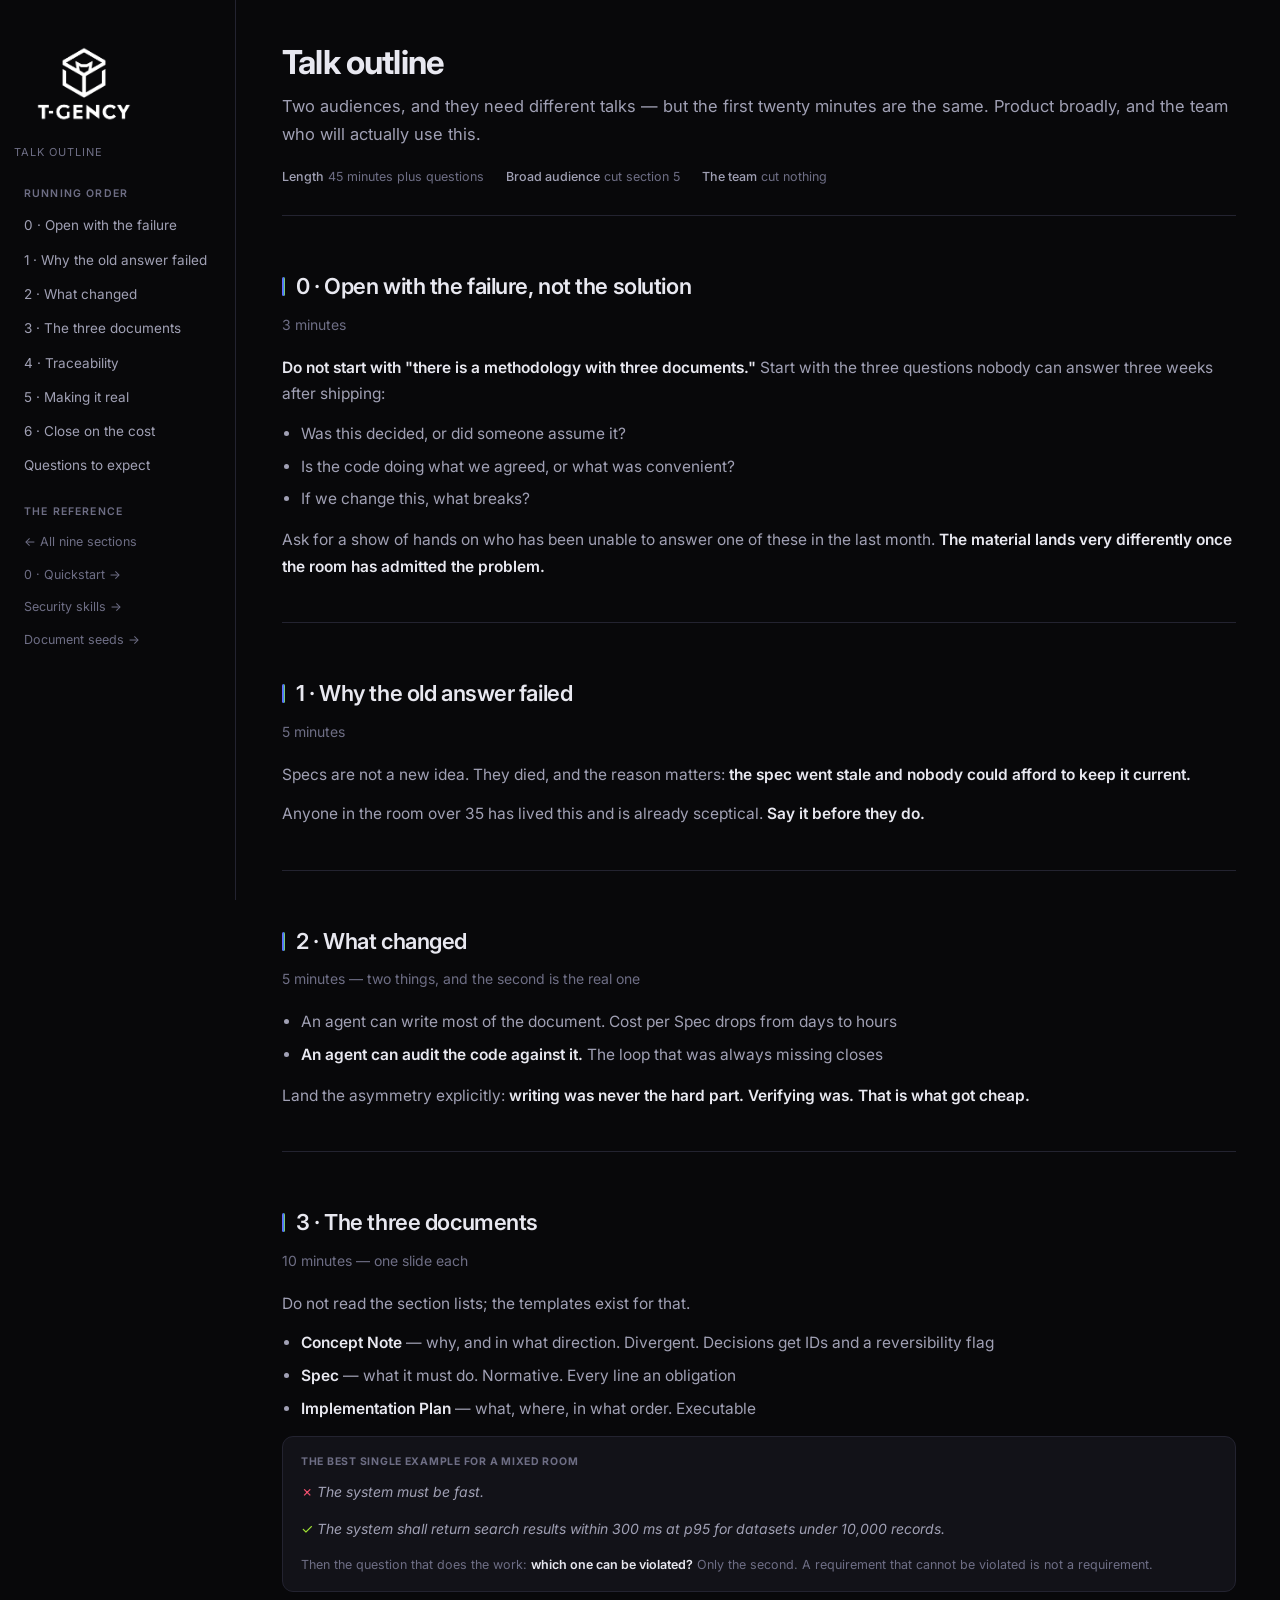
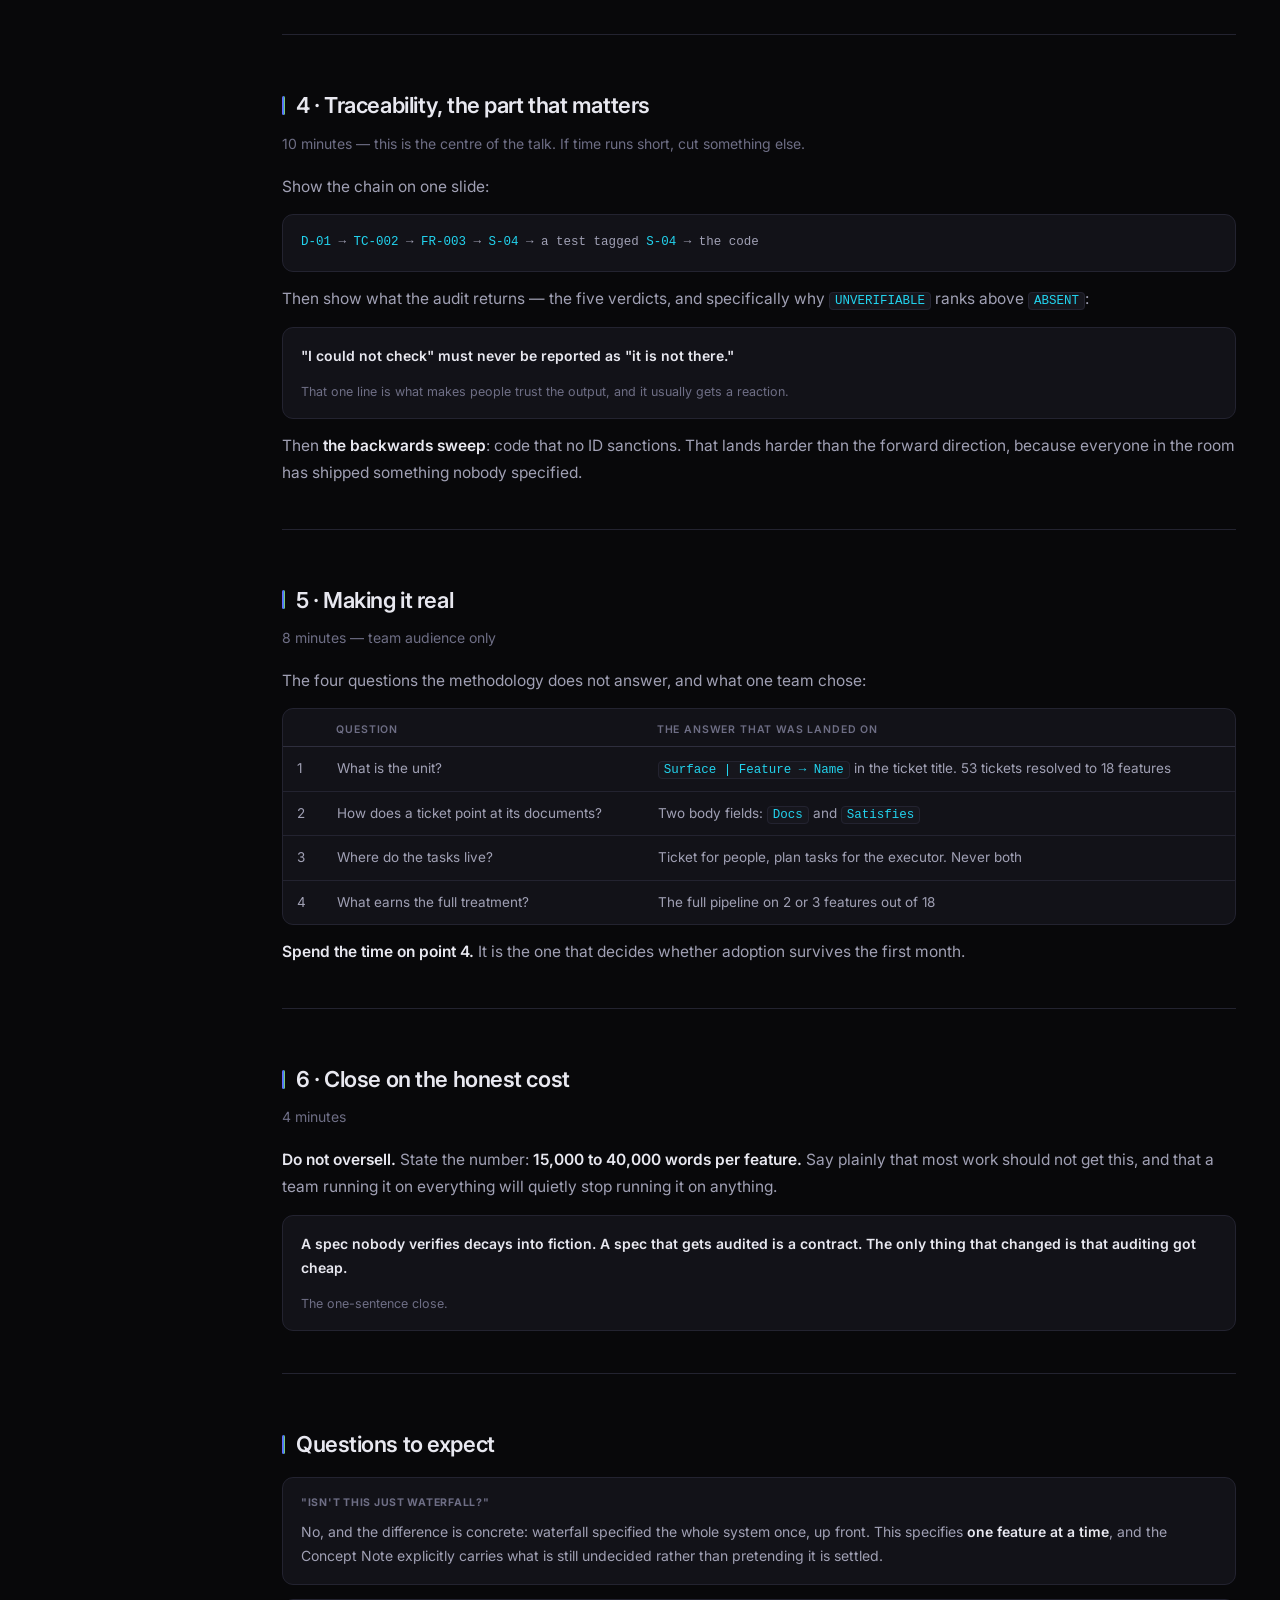
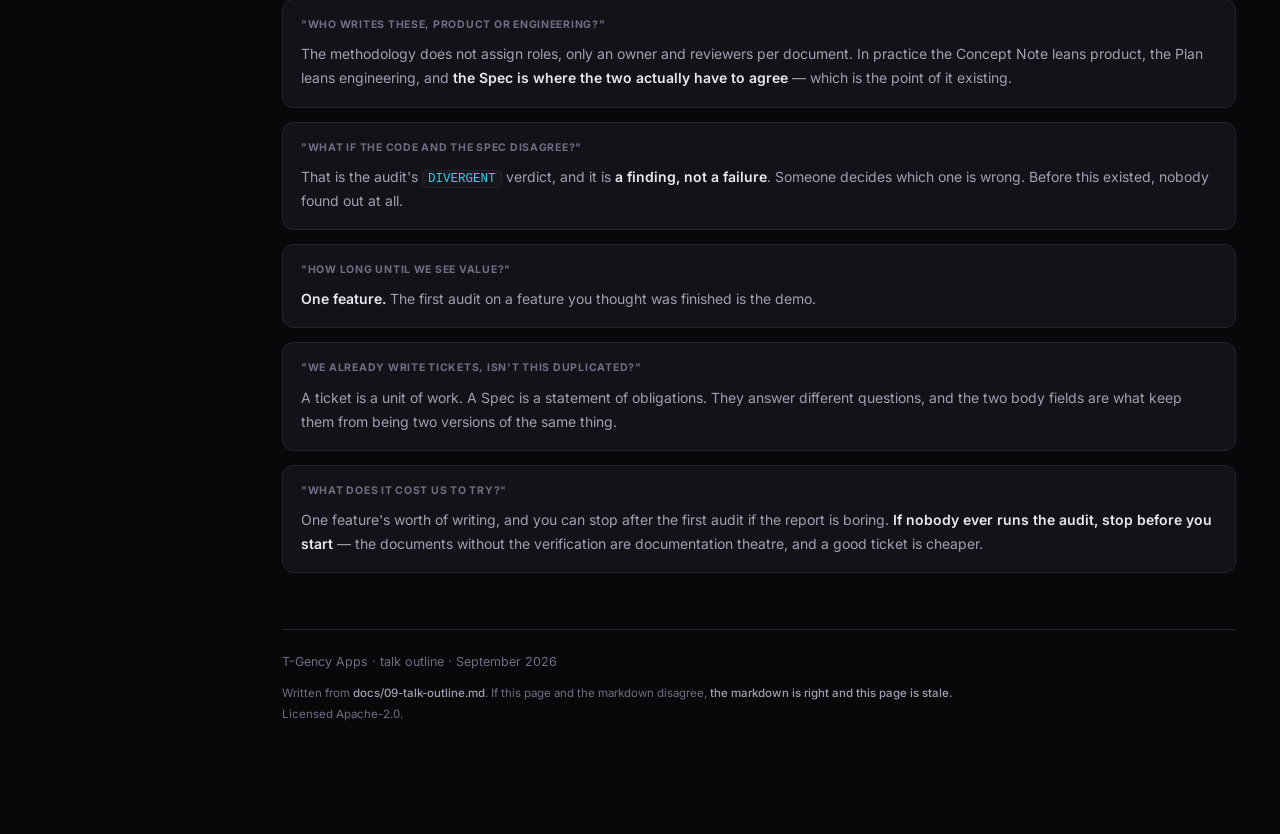
<file: docs/talk-outline.html>
<!doctype html>
<html lang="en"><head><meta charset="utf-8">
<meta name="viewport" content="width=device-width,initial-scale=1">
<title>Talk outline · Spec-Driven Development</title>
<link rel="preconnect" href="https://fonts.googleapis.com">
<link rel="preconnect" href="https://fonts.gstatic.com" crossorigin>
<link href="https://fonts.googleapis.com/css2?family=Inter:wght@400;500;600;700&display=swap" rel="stylesheet">
<style data-src="method.css">
/* GENERATED from docs/method.css - do not edit here.
   Edit method.css and run scripts/build-site.sh */
/* =============================================================
   T-Gency method reference — one content width, one call-out.
   The width is set by the grid column, not per element, so prose,
   cards, tables and rules share the same left and right edge.
   ============================================================= */
:root{
  --bg:#08080A; --panel:#121218; --panel2:#16161D;
  --line:#232330; --line2:#2E2E3D;
  --tx:#E8E8F0; --tx2:#A0A0B4; --tx3:#6E6E85;
  --purple:#8B5CF6; --blue:#3B82F6; --cyan:#22D3EE; --green:#A3E635;
  --red:#F0506E; --amber:#F5A524;
  --grad:linear-gradient(90deg,var(--purple),var(--blue),var(--green));
  --mono:ui-monospace,"SF Mono",Menlo,Consolas,monospace;
  --sans:"Inter",-apple-system,BlinkMacSystemFont,"Segoe UI",Roboto,sans-serif;
}
*{box-sizing:border-box}
html{scroll-behavior:smooth}
body{margin:0;background:var(--bg);color:var(--tx);font:15.5px/1.65 var(--sans);-webkit-font-smoothing:antialiased}
.wrap{display:grid;grid-template-columns:236px minmax(0,1fr);max-width:1560px;margin:0 auto}

/* ---------- nav ---------- */
nav{position:sticky;top:0;height:100vh;overflow-y:auto;padding:28px 14px 40px;border-right:1px solid var(--line)}
.brand{font-size:19px;font-weight:700;letter-spacing:-.02em}
.brand span{background:var(--grad);-webkit-background-clip:text;background-clip:text;color:transparent}
.brand em{font-style:normal;color:var(--green)}
.brandsub{font-size:11px;color:var(--tx3);letter-spacing:.09em;text-transform:uppercase;margin:2px 0 24px}
nav a{display:block;padding:6px 10px;border-radius:6px;font-size:13.5px;color:var(--tx2);text-decoration:none}
nav a:hover{background:var(--panel);color:var(--tx)}
.navgrp{font-size:10.5px;letter-spacing:.11em;text-transform:uppercase;color:var(--tx3);margin:20px 0 6px 10px;font-weight:600}
nav .ext{font-size:12.5px;color:var(--tx3)}
nav .ext:hover{color:var(--tx)}

/* ---------- type ---------- */
main{padding:0 44px 110px 46px;min-width:0}
section{padding-top:52px;scroll-margin-top:12px}
h1{font-size:33px;line-height:1.15;letter-spacing:-.025em;margin:0 0 10px;font-weight:700}
h2{font-size:22px;letter-spacing:-.02em;margin:0 0 14px;font-weight:600;display:flex;align-items:center;gap:11px}
h2::before{content:"";width:3px;height:19px;border-radius:2px;background:var(--grad);flex:none}
h3{font-size:16px;margin:28px 0 8px;font-weight:600;letter-spacing:-.01em}
h4{font-size:12.5px;margin:0 0 8px;font-weight:600;letter-spacing:.05em;text-transform:uppercase;color:var(--tx2)}
p{margin:0 0 13px;color:var(--tx2);line-height:1.72}
.lead{font-size:16.5px}
.sub{font-size:14px;color:var(--tx3);margin:-6px 0 18px}
ul{margin:0 0 14px;padding-left:19px;color:var(--tx2)}
li{margin:6px 0;line-height:1.72}
strong,b{color:var(--tx);font-weight:600}
a{color:var(--cyan)}
code{font:12.5px var(--mono);background:var(--panel2);padding:1px 5px;border-radius:4px;color:var(--cyan);border:1px solid var(--line)}
hr{border:0;border-top:1px solid var(--line);margin:42px 0 0}
/* the grid column owns the measure, not the element */
main p,main ul,main ol,main li,main div,main table,main section,main hr,
main header,main h1,main h2,main h3,main h4,footer{max-width:none}

/* ---------- header ---------- */
header{padding:44px 0 28px;border-bottom:1px solid var(--line)}
.meta{display:flex;gap:22px;flex-wrap:wrap;font-size:12.5px;color:var(--tx3);margin-top:18px}
.meta b{color:var(--tx2);font-weight:500}

/* ---------- the one call-out ----------
   There used to be five frames. Five frames make a reader think each
   one is a different kind of information, when the argument simply
   continues. Two formats in the whole document: plain text, and this. */
.card,.note{
  background:var(--panel);border:1px solid var(--line);border-radius:11px;
  padding:16px 18px;margin:14px 0;font-size:14px;color:var(--tx2)
}
.card h4,.note h4{
  margin:0 0 9px;font-size:10.5px;letter-spacing:.07em;text-transform:uppercase;
  color:var(--tx3);font-weight:700
}
.card p:last-child,.card ul:last-child,.note p:last-child{margin-bottom:0}
.card b,.note b{color:var(--tx)}
/* the closing line of a call-out: same frame, less weight */
.card .src,.note .src{font-size:12.5px;color:var(--tx3);margin-top:10px;margin-bottom:0}
.src{font-size:11.5px;color:var(--tx3)}

/* ---------- tables ---------- */
.scroll{overflow-x:auto;border:1px solid var(--line);border-radius:11px;background:var(--panel);margin-bottom:14px}
table{width:100%;border-collapse:collapse;font-size:13.5px}
th{text-align:left;font-size:10.5px;letter-spacing:.08em;text-transform:uppercase;color:var(--tx3);font-weight:600;padding:12px 13px 8px;border-bottom:1px solid var(--line2);white-space:nowrap}
td{padding:11px 14px;border-bottom:1px solid var(--line);color:var(--tx2);vertical-align:top;line-height:1.6}
tr:last-child td{border-bottom:0}
td p,td ul{max-width:none}

/* ---------- inline status ---------- */
.pill{display:inline-flex;font-size:10.5px;font-weight:700;letter-spacing:.06em;text-transform:uppercase;padding:3px 9px;border-radius:20px;border:1px solid;white-space:nowrap}
.p-red{color:#FF8FA3;border-color:#5C1F2E;background:#2A0F17}
.p-amb{color:#FFC978;border-color:#5C4318;background:#2A1F0C}
.p-blu{color:#8FC5FF;border-color:#1E3A5C;background:#0D1B2A}
.p-gry{color:var(--tx2);border-color:var(--line2);background:var(--panel2)}
.p-pur{color:#C4A8FF;border-color:#3D2A5C;background:#190F2A}
.yes{color:var(--green)}.no{color:var(--red)}.part{color:var(--amber)}

/* ---------- checked list ---------- */
.tick{list-style:none;padding:0;margin:0 0 6px}
.tick li{padding-left:20px;position:relative;margin:6px 0;font-size:14px}
.tick li::before{position:absolute;left:0;font-weight:700}
.tick li.y::before{content:"\2713";color:var(--green)}
.tick li.p::before{content:"~";color:var(--amber);font-size:16px;top:-2px}
.tick li.n::before{content:"\2715";color:var(--red);font-size:12px;top:2px}

/* ---------- chain / code block ---------- */
.chain{font:12.5px/1.9 var(--mono);color:var(--tx2);margin:0}
.chain code{background:none;border:0;padding:0}

footer{margin-top:56px;padding-top:22px;border-top:1px solid var(--line);font-size:12.5px;color:var(--tx3)}
footer .met{margin-top:10px;font-size:11.5px;line-height:1.8}
footer .met b{color:var(--tx2);font-weight:500}

@media(max-width:900px){
  .wrap{grid-template-columns:1fr}
  nav{position:static;height:auto;border-right:0;border-bottom:1px solid var(--line)}
  main{padding:0 20px 80px}
  h1{font-size:26px}
}

/* ---------- figures ----------
   The delivery loop is a CSS grid rather than SVG: it is mostly text, and text
   in a grid stays selectable, searchable and responsive. The roles figure IS
   an SVG, because its claim is the two crossing edges - which prose cannot
   show and a table flattens. */
figure{margin:20px 0 8px}
figcaption{font-size:12.5px;color:var(--tx3);margin-top:10px;line-height:1.65}
figcaption b{color:var(--tx2)}

.loop{display:grid;gap:11px}
.band{border:1px solid var(--line);border-radius:12px;padding:15px 17px;background:#0C0C11;display:grid;gap:11px}
.bandlabel{font:600 10.5px/1 var(--mono);letter-spacing:.13em;text-transform:uppercase}
.b1 .bandlabel{color:var(--purple)}
.b2 .bandlabel{color:var(--green)}

.step{display:grid;grid-template-columns:160px minmax(140px,1fr) minmax(0,1.45fr);gap:16px;align-items:start}
.who{font-size:11.5px;color:var(--tx3);text-align:right;padding-top:12px;line-height:1.45}
.who i{display:block;font-style:normal;color:#50506A;font-size:10.5px}
.node{position:relative;border:1px solid var(--line2);border-radius:9px;background:var(--panel);
      padding:11px 14px;display:flex;gap:11px;align-items:baseline}
.node .n{font:600 10.5px var(--mono);color:var(--tx3);flex:none}
.node .t{font-size:14.5px;font-weight:600;color:var(--tx)}
.node.hot{border-color:var(--purple)}
.step:not(:last-child) .node::after{content:"";position:absolute;left:50%;top:calc(100% + 1px);
      width:1px;height:11px;background:var(--line2)}
.ann{font-size:12.5px;color:var(--tx2);padding-top:8px;line-height:1.6}
.ann em{display:block;font-style:normal;color:var(--tx3);font-size:11.5px;margin-top:1px}
.ann .f{font:11.5px var(--mono);color:var(--cyan)}
.sig{grid-column:2/4;font-size:11.5px;color:var(--amber);padding-left:2px;margin:-4px 0}
.direct{border:1px dashed var(--line2);border-radius:8px;padding:8px 10px;background:transparent;
        text-align:left;color:var(--tx3);font-size:11.5px;line-height:1.4}
.direct b{display:block;font:600 9.5px var(--mono);letter-spacing:.1em;text-transform:uppercase;
          color:#50506A;margin-bottom:3px}
.gate{border:1px solid #5C4318;background:#1A1206;border-radius:11px;padding:12px 16px;
      display:flex;gap:14px;align-items:baseline;flex-wrap:wrap}
.gate .g{font:700 9.5px var(--mono);letter-spacing:.13em;text-transform:uppercase;color:var(--amber)}
.gate .t{font-size:15px;font-weight:600;color:var(--tx)}
.gate .x{font-size:12.5px;color:#C9A25E}
.rail{border-left:2px dashed #1E5C6B;padding:2px 0 2px 14px;margin:2px 0 0;font-size:12.5px;color:var(--tx3)}
.rail b{color:var(--cyan);font-weight:600}

@media(max-width:820px){
  .step{grid-template-columns:1fr}
  .who{text-align:left;padding-top:0}
  .sig{grid-column:1}
}

/* ---------- brand ---------- */
.brand{display:block;text-decoration:none;margin:0 0 4px}
.brand img{display:block;width:120px;height:auto}
.brand:hover{opacity:.75}
</style>
</head><body>
<div class="wrap">
<nav>
  <a class="brand" href="index.html"><img src="assets/tgency-logo.png" alt="T-Gency" width="120"></a>
  <div class="brandsub">Talk outline</div>

  <div class="navgrp">Running order</div>
  <a href="#open">0 &middot; Open with the failure</a>
  <a href="#died">1 &middot; Why the old answer failed</a>
  <a href="#changed">2 &middot; What changed</a>
  <a href="#three">3 &middot; The three documents</a>
  <a href="#trace">4 &middot; Traceability</a>
  <a href="#real">5 &middot; Making it real</a>
  <a href="#cost">6 &middot; Close on the cost</a>
  <a href="#qa">Questions to expect</a>

  <div class="navgrp">The reference</div>
  <a class="ext" href="index.html">&larr; All nine sections</a>
  <a class="ext" href="quickstart.html">0 &middot; Quickstart &rarr;</a>
  <a class="ext" href="skills.html">Security skills &rarr;</a>
  <a class="ext" href="seeds.html">Document seeds &rarr;</a>
</nav>
<main>
<header>
  <h1>Talk outline</h1>
  <p class="lead">Two audiences, and they need different talks &mdash; but the first twenty minutes are the same. Product broadly, and the team who will actually use this.</p>
  <div class="meta">
    <span><b>Length</b> 45 minutes plus questions</span>
    <span><b>Broad audience</b> cut section 5</span>
    <span><b>The team</b> cut nothing</span>
  </div>
</header>

<section id="open"><h2>0 &middot; Open with the failure, not the solution</h2>
<p class="sub">3 minutes</p>

<p><b>Do not start with "there is a methodology with three documents."</b> Start with the three questions nobody can answer three weeks after shipping:</p>

<ul>
  <li>Was this decided, or did someone assume it?</li>
  <li>Is the code doing what we agreed, or what was convenient?</li>
  <li>If we change this, what breaks?</li>
</ul>

<p>Ask for a show of hands on who has been unable to answer one of these in the last month. <b>The material lands very differently once the room has admitted the problem.</b></p>
</section>

<hr class="div">
<section id="died"><h2>1 &middot; Why the old answer failed</h2>
<p class="sub">5 minutes</p>

<p>Specs are not a new idea. They died, and the reason matters: <b>the spec went stale and nobody could afford to keep it current.</b></p>

<p>Anyone in the room over 35 has lived this and is already sceptical. <b>Say it before they do.</b></p>
</section>

<hr class="div">
<section id="changed"><h2>2 &middot; What changed</h2>
<p class="sub">5 minutes &mdash; two things, and the second is the real one</p>

<ul>
  <li>An agent can write most of the document. Cost per Spec drops from days to hours</li>
  <li><b>An agent can audit the code against it.</b> The loop that was always missing closes</li>
</ul>

<p>Land the asymmetry explicitly: <b>writing was never the hard part. Verifying was. That is what got cheap.</b></p>
</section>

<hr class="div">
<section id="three"><h2>3 &middot; The three documents</h2>
<p class="sub">10 minutes &mdash; one slide each</p>

<p>Do not read the section lists; the templates exist for that.</p>

<ul>
  <li><b>Concept Note</b> &mdash; why, and in what direction. Divergent. Decisions get IDs and a reversibility flag</li>
  <li><b>Spec</b> &mdash; what it must do. Normative. Every line an obligation</li>
  <li><b>Implementation Plan</b> &mdash; what, where, in what order. Executable</li>
</ul>

<div class="card">
  <h4>The best single example for a mixed room</h4>
  <p><span class="no">&#10007;</span> <i>The system must be fast.</i></p>
  <p><span class="yes">&#10003;</span> <i>The system shall return search results within 300 ms at p95 for datasets under 10,000 records.</i></p>
  <p class="src">Then the question that does the work: <b>which one can be violated?</b> Only the second. A requirement that cannot be violated is not a requirement.</p>
</div>
</section>

<hr class="div">
<section id="trace"><h2>4 &middot; Traceability, the part that matters</h2>
<p class="sub">10 minutes &mdash; this is the centre of the talk. If time runs short, cut something else.</p>

<p>Show the chain on one slide:</p>

<div class="card">
  <p class="chain"><code>D-01</code> &rarr; <code>TC-002</code> &rarr; <code>FR-003</code> &rarr; <code>S-04</code> &rarr; a test tagged <code>S-04</code> &rarr; the code</p>
</div>

<p>Then show what the audit returns &mdash; the five verdicts, and specifically why <code>UNVERIFIABLE</code> ranks above <code>ABSENT</code>:</p>

<div class="card">
  <p><b>"I could not check" must never be reported as "it is not there."</b></p>
  <p class="src">That one line is what makes people trust the output, and it usually gets a reaction.</p>
</div>

<p>Then <b>the backwards sweep</b>: code that no ID sanctions. That lands harder than the forward direction, because everyone in the room has shipped something nobody specified.</p>
</section>

<hr class="div">
<section id="real"><h2>5 &middot; Making it real</h2>
<p class="sub">8 minutes &mdash; team audience only</p>

<p>The four questions the methodology does not answer, and what one team chose:</p>

<div class="scroll"><table>
<thead><tr><th></th><th>Question</th><th>The answer that was landed on</th></tr></thead>
<tbody>
<tr><td>1</td><td>What is the unit?</td><td><code>Surface | Feature &rarr; Name</code> in the ticket title. 53 tickets resolved to 18 features</td></tr>
<tr><td>2</td><td>How does a ticket point at its documents?</td><td>Two body fields: <code>Docs</code> and <code>Satisfies</code></td></tr>
<tr><td>3</td><td>Where do the tasks live?</td><td>Ticket for people, plan tasks for the executor. Never both</td></tr>
<tr><td>4</td><td>What earns the full treatment?</td><td>The full pipeline on 2 or 3 features out of 18</td></tr>
</tbody></table></div>

<p><b>Spend the time on point 4.</b> It is the one that decides whether adoption survives the first month.</p>
</section>

<hr class="div">
<section id="cost"><h2>6 &middot; Close on the honest cost</h2>
<p class="sub">4 minutes</p>

<p><b>Do not oversell.</b> State the number: <b>15,000 to 40,000 words per feature.</b> Say plainly that most work should not get this, and that a team running it on everything will quietly stop running it on anything.</p>

<div class="card">
  <p><b>A spec nobody verifies decays into fiction. A spec that gets audited is a contract. The only thing that changed is that auditing got cheap.</b></p>
  <p class="src">The one-sentence close.</p>
</div>
</section>

<hr class="div">
<section id="qa"><h2>Questions to expect</h2>

<div class="card">
  <h4>"Isn't this just waterfall?"</h4>
  <p>No, and the difference is concrete: waterfall specified the whole system once, up front. This specifies <b>one feature at a time</b>, and the Concept Note explicitly carries what is still undecided rather than pretending it is settled.</p>
</div>

<div class="card">
  <h4>"Who writes these, product or engineering?"</h4>
  <p>The methodology does not assign roles, only an owner and reviewers per document. In practice the Concept Note leans product, the Plan leans engineering, and <b>the Spec is where the two actually have to agree</b> &mdash; which is the point of it existing.</p>
</div>

<div class="card">
  <h4>"What if the code and the Spec disagree?"</h4>
  <p>That is the audit's <code>DIVERGENT</code> verdict, and it is <b>a finding, not a failure</b>. Someone decides which one is wrong. Before this existed, nobody found out at all.</p>
</div>

<div class="card">
  <h4>"How long until we see value?"</h4>
  <p><b>One feature.</b> The first audit on a feature you thought was finished is the demo.</p>
</div>

<div class="card">
  <h4>"We already write tickets, isn't this duplicated?"</h4>
  <p>A ticket is a unit of work. A Spec is a statement of obligations. They answer different questions, and the two body fields are what keep them from being two versions of the same thing.</p>
</div>

<div class="card">
  <h4>"What does it cost us to try?"</h4>
  <p>One feature's worth of writing, and you can stop after the first audit if the report is boring. <b>If nobody ever runs the audit, stop before you start</b> &mdash; the documents without the verification are documentation theatre, and a good ticket is cheaper.</p>
</div>
</section>

<footer>
  T-Gency Apps &middot; talk outline &middot; September 2026
  <div class="met">
    Written from <b>docs/09-talk-outline.md</b>. If this page and the markdown disagree, <b>the markdown is right and this page is stale.</b><br>
    Licensed Apache-2.0.
  </div>
</footer>
</main>
</div>
</body></html>
</file>
